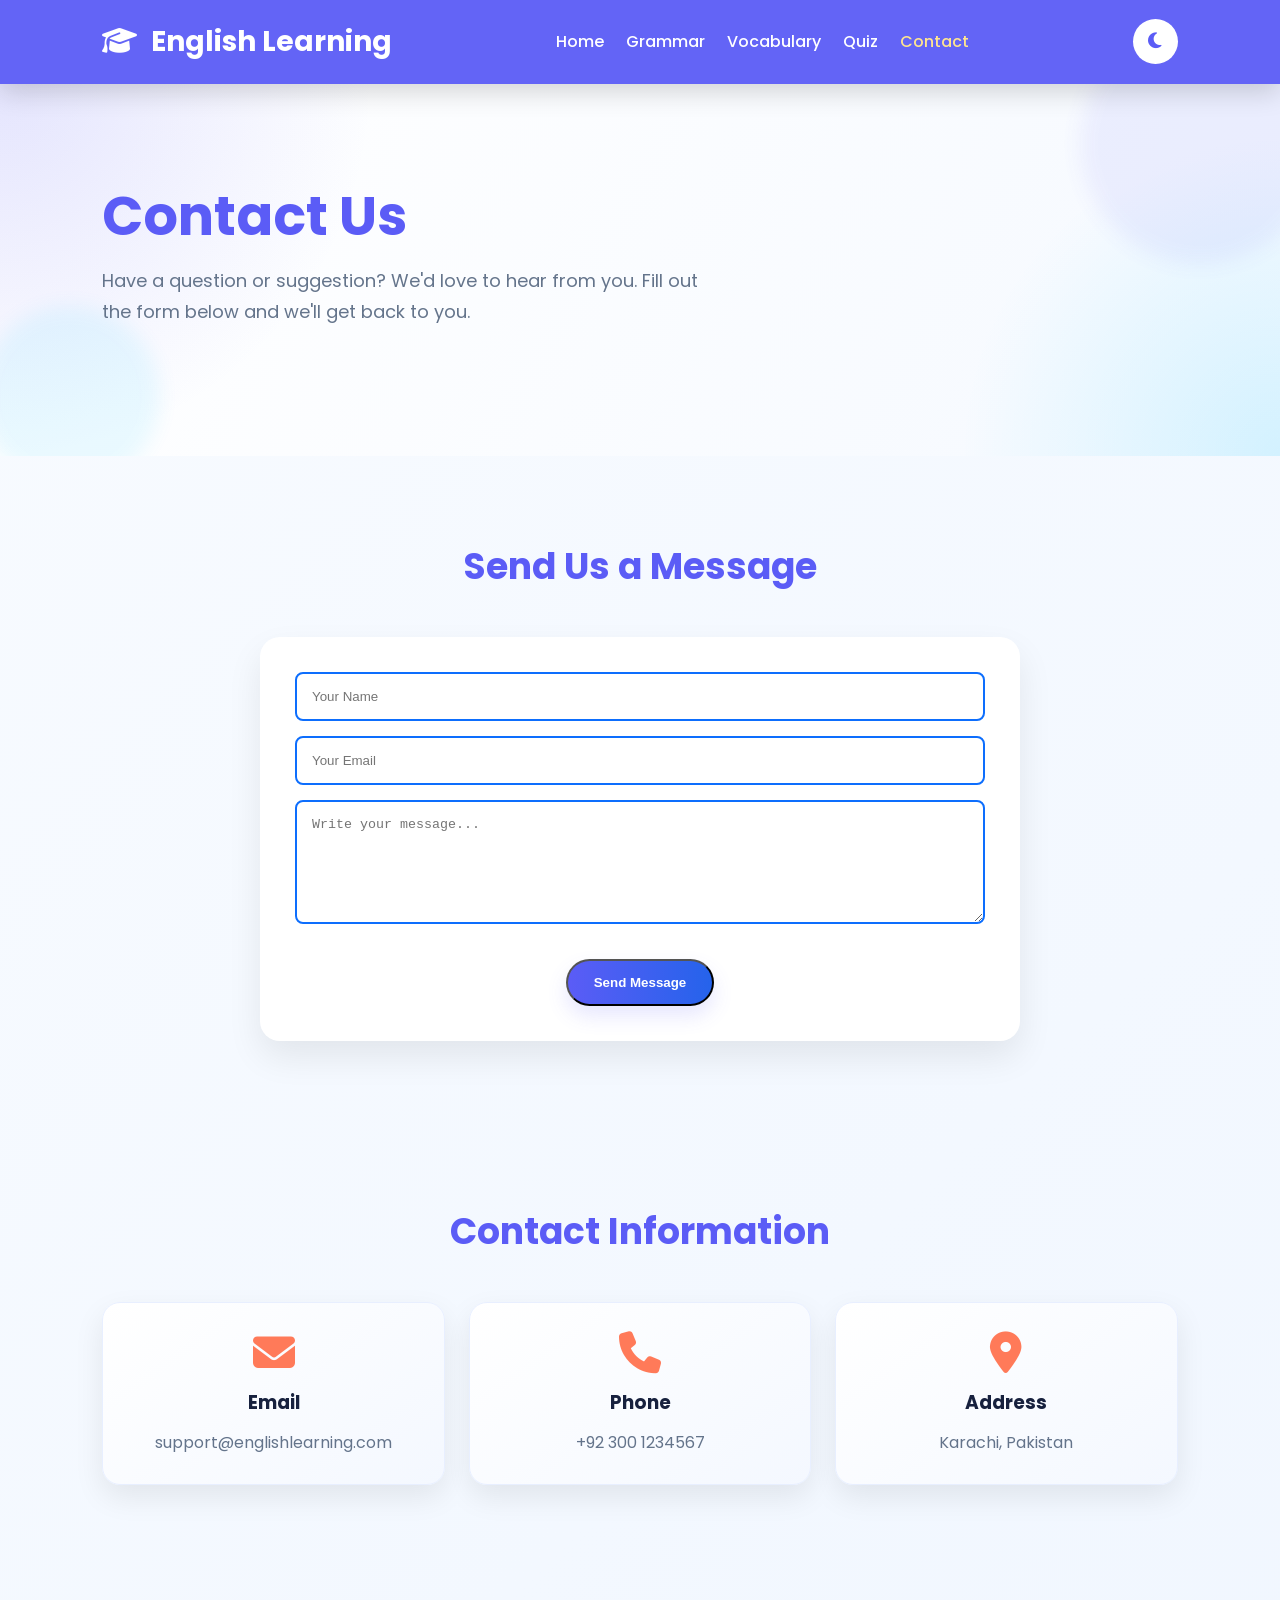
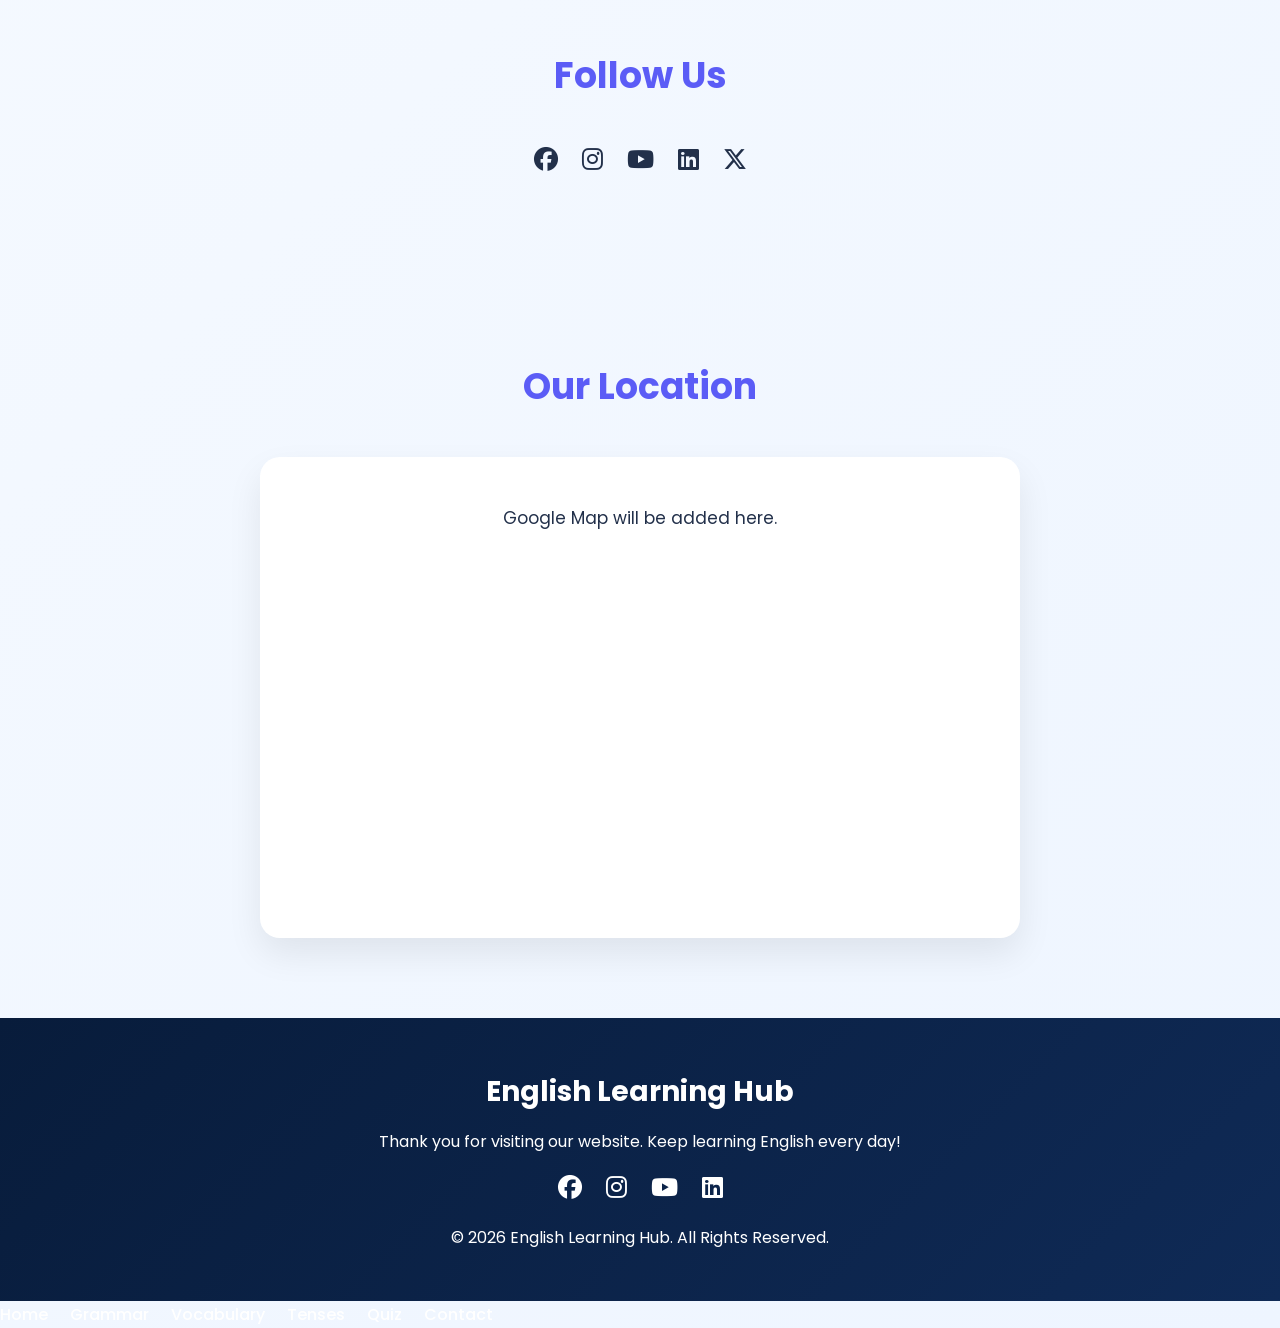
<file: contect.html>
<!DOCTYPE html>
<html lang="en">
<head>
<meta charset="UTF-8">
<meta name="viewport" content="width=device-width, initial-scale=1.0">
<title>Contact | English Learning Hub</title>

<link rel="stylesheet" href="style.css">

<link href="https://fonts.googleapis.com/css2?family=Poppins:wght@300;400;500;600;700&display=swap" rel="stylesheet">

<link rel="stylesheet" href="https://cdnjs.cloudflare.com/ajax/libs/font-awesome/6.5.2/css/all.min.css">

</head>
<body>

<!-- Navbar -->

<nav class="navbar">

<div class="logo">
<i class="fa-solid fa-graduation-cap"></i>
English Learning
</div>

<ul class="nav-links">
<li><a href="index.html">Home</a></li>
<li><a href="grammar.html">Grammar</a></li>
<li><a href="vocabulary.html">Vocabulary</a></li>
<li><a href="quiz.html">Quiz</a></li>
<li><a href="contact.html" class="active">Contact</a></li>
</ul>

<button id="darkBtn">
<i class="fa-solid fa-moon"></i>
</button>

</nav>

<!-- Hero -->

<section class="hero">

<div class="hero-text">

<h1>Contact Us</h1>

<p>
Have a question or suggestion? We'd love to hear from you.
Fill out the form below and we'll get back to you.
</p>

</div>

</section>

<!-- Contact Form -->

<section>

<h2>Send Us a Message</h2>

<div class="word-box">

<form>

<input type="text" placeholder="Your Name" required
style="width:100%;padding:15px;margin-bottom:15px;border:2px solid #0d6efd;border-radius:8px;">

<input type="email" placeholder="Your Email" required
style="width:100%;padding:15px;margin-bottom:15px;border:2px solid #0d6efd;border-radius:8px;">

<textarea placeholder="Write your message..."
rows="6"
style="width:100%;padding:15px;border:2px solid #0d6efd;border-radius:8px;"></textarea>

<br><br>

<button class="btn blue" type="submit">
Send Message
</button>

</form>

</div>

</section>
<!-- Contact Information -->

<section>

<h2>Contact Information</h2>

<div class="cards">

<div class="card">
<i class="fa-solid fa-envelope"></i>
<h3>Email</h3>
<p>support@englishlearning.com</p>
</div>

<div class="card">
<i class="fa-solid fa-phone"></i>
<h3>Phone</h3>
<p>+92 300 1234567</p>
</div>

<div class="card">
<i class="fa-solid fa-location-dot"></i>
<h3>Address</h3>
<p>Karachi, Pakistan</p>
</div>

</div>

</section>

<!-- Follow Us -->

<section>

<h2>Follow Us</h2>

<div class="social" style="text-align:center;">

<i class="fab fa-facebook"></i>
<i class="fab fa-instagram"></i>
<i class="fab fa-youtube"></i>
<i class="fab fa-linkedin"></i>
<i class="fab fa-x-twitter"></i>

</div>

</section>

<!-- Map -->

<section>

<h2>Our Location</h2>

<div class="word-box">

<p>Google Map will be added here.</p>

<iframe
src="https://www.google.com/maps?q=Karachi&output=embed"
width="100%"
height="350"
style="border:0;border-radius:10px;"
loading="lazy">
</iframe>

</div>

</section>

<!-- Footer -->

<footer>

<h3>English Learning Hub</h3>

<p>
Thank you for visiting our website.
Keep learning English every day!
</p>

<div class="social">

<i class="fab fa-facebook"></i>
<i class="fab fa-instagram"></i>
<i class="fab fa-youtube"></i>
<i class="fab fa-linkedin"></i>

</div>

<p>© 2026 English Learning Hub. All Rights Reserved.</p>

</footer>

<script src="script.js"></script>

</body>
</html>
<ul class="nav-links">
<li><a href="index.html">Home</a></li>
<li><a href="grammar.html">Grammar</a></li>
<li><a href="vocabulary.html">Vocabulary</a></li>
<li><a href="tenses.html">Tenses</a></li>
<li><a href="quiz.html">Quiz</a></li>
<li><a href="contact.html">Contact</a></li>
</ul>
</file>
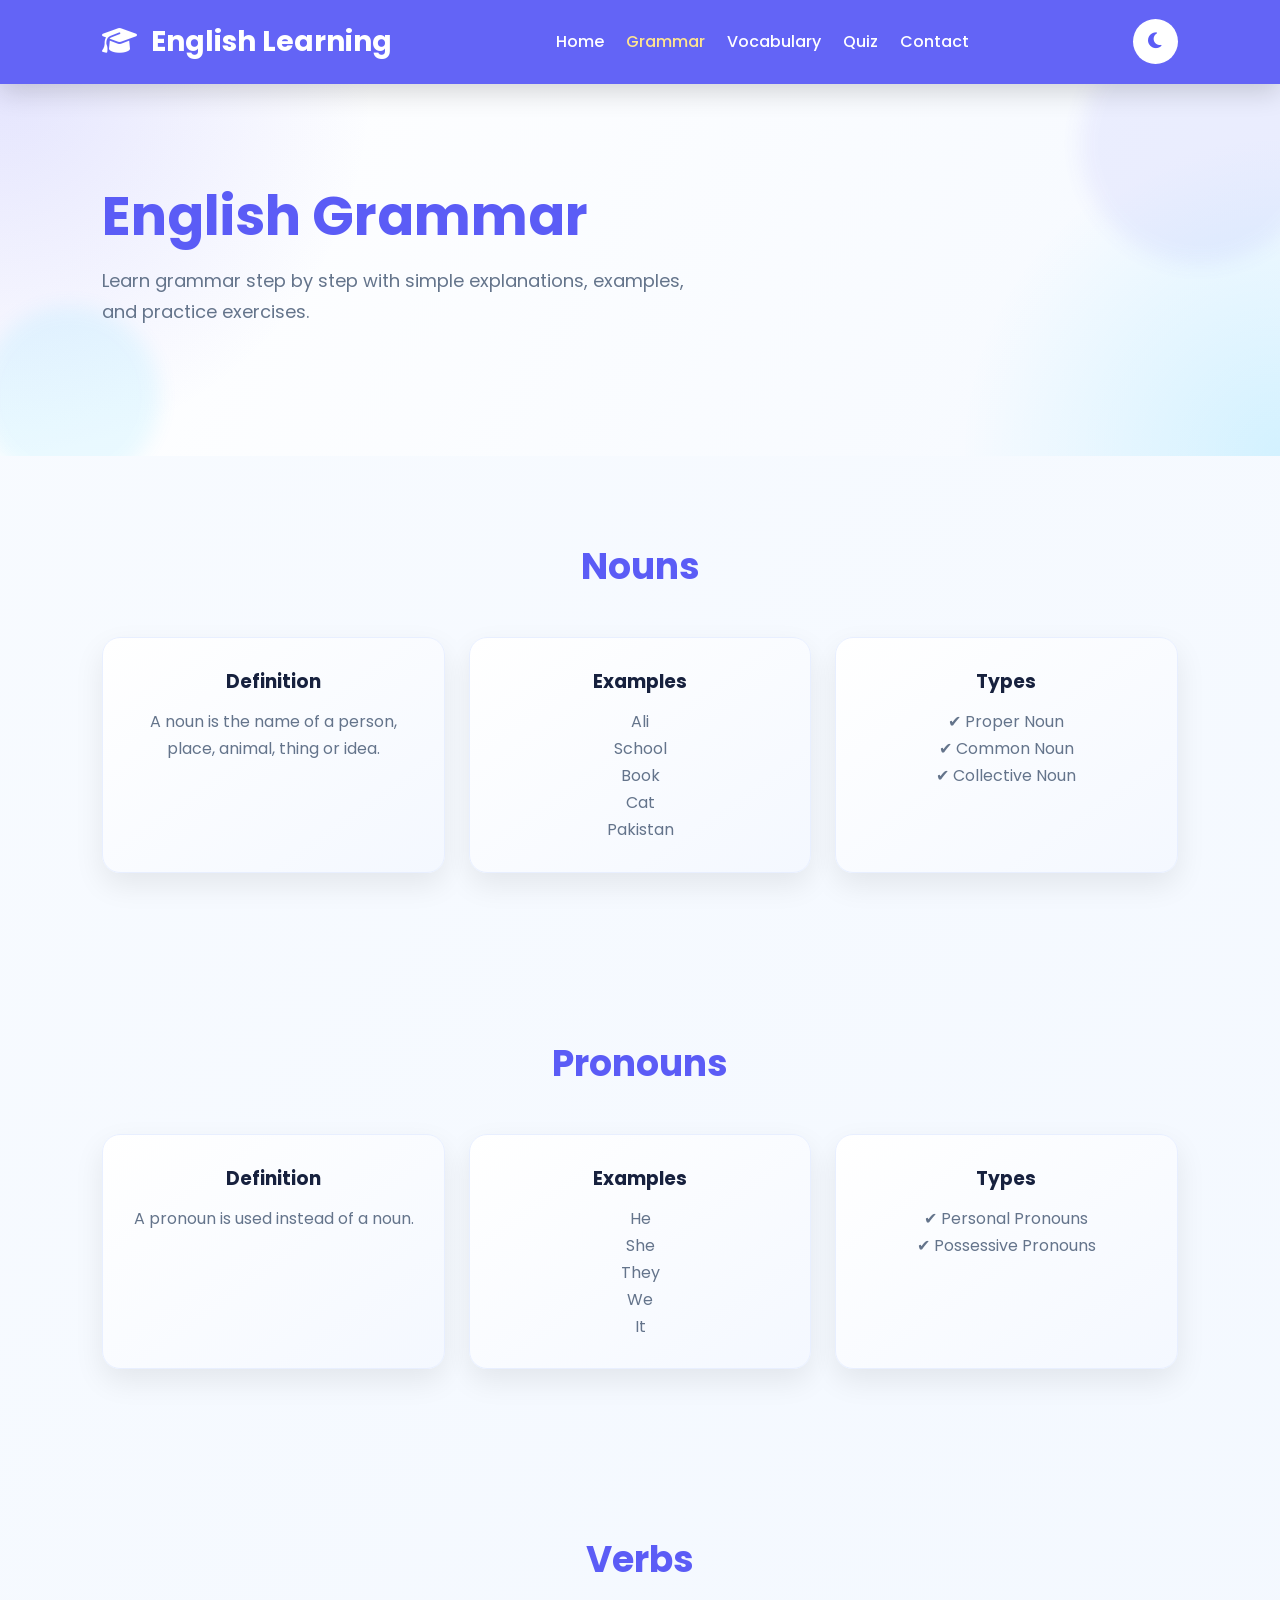
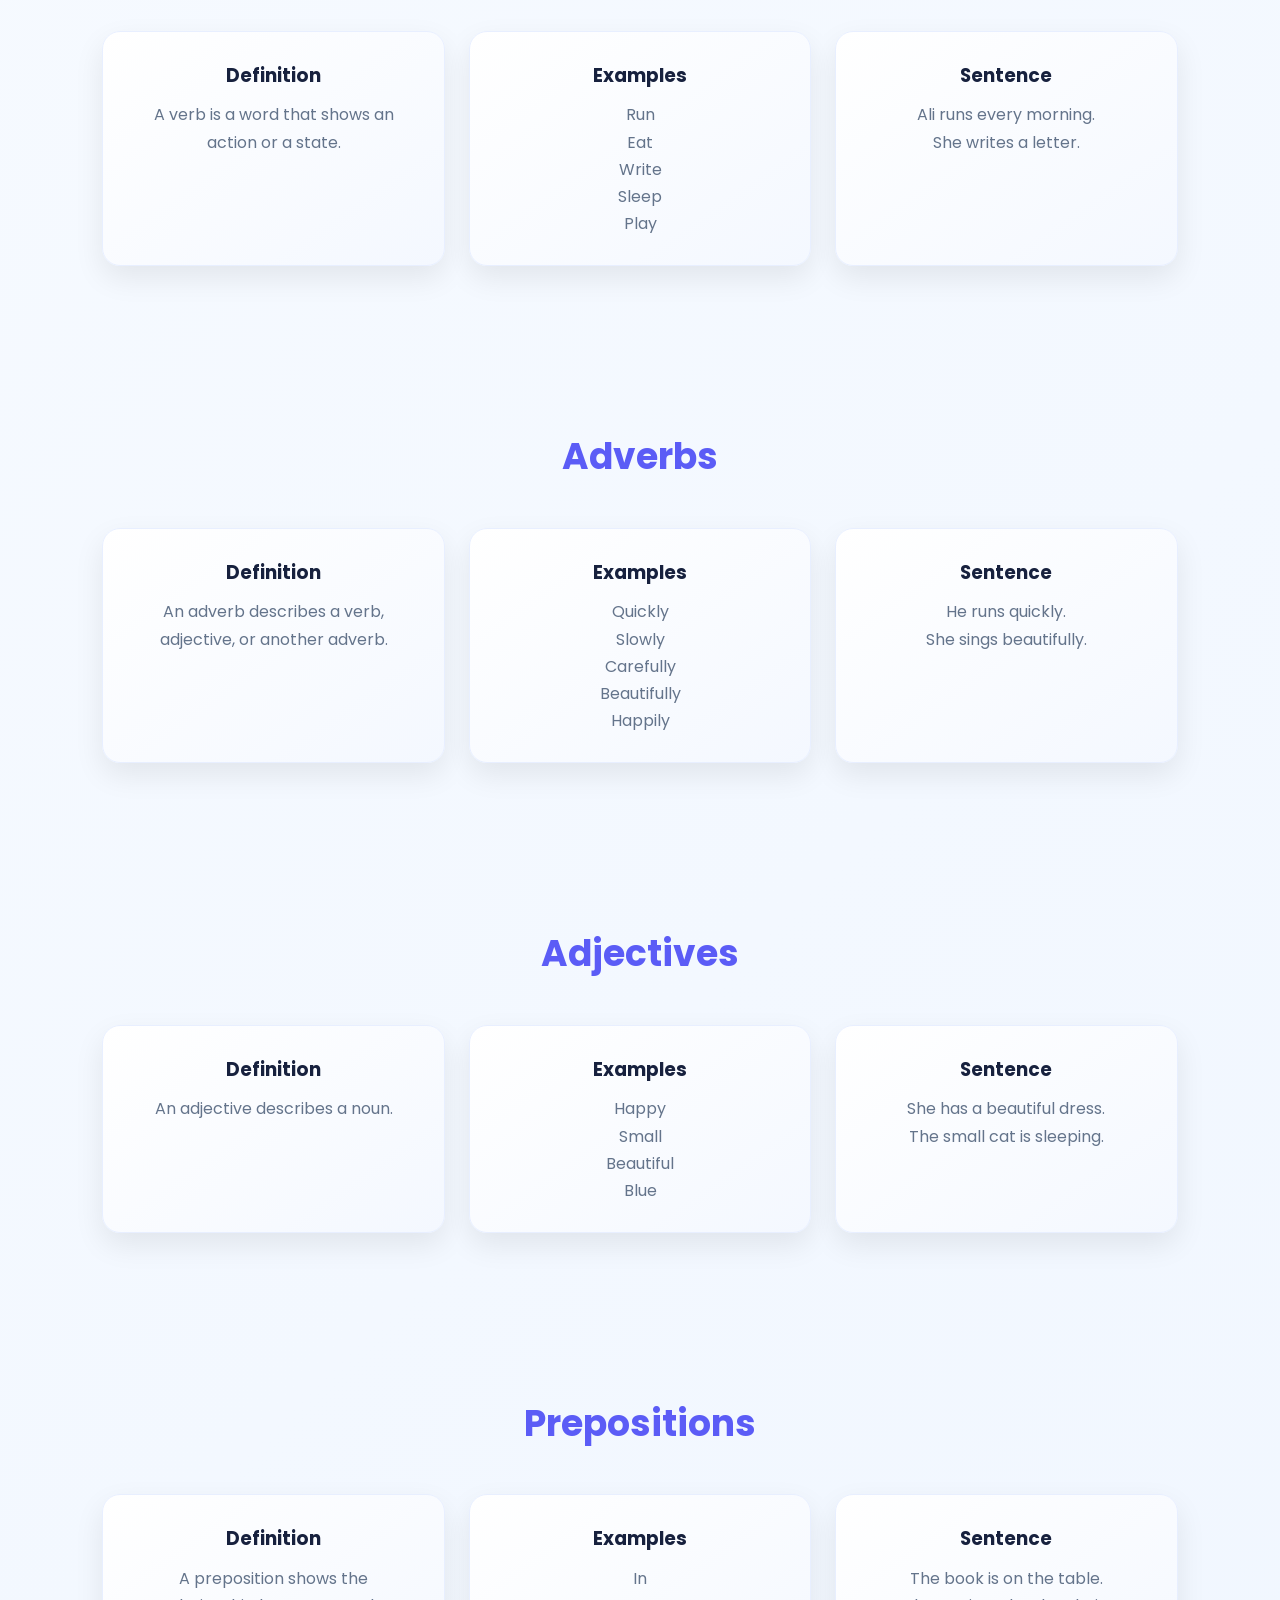
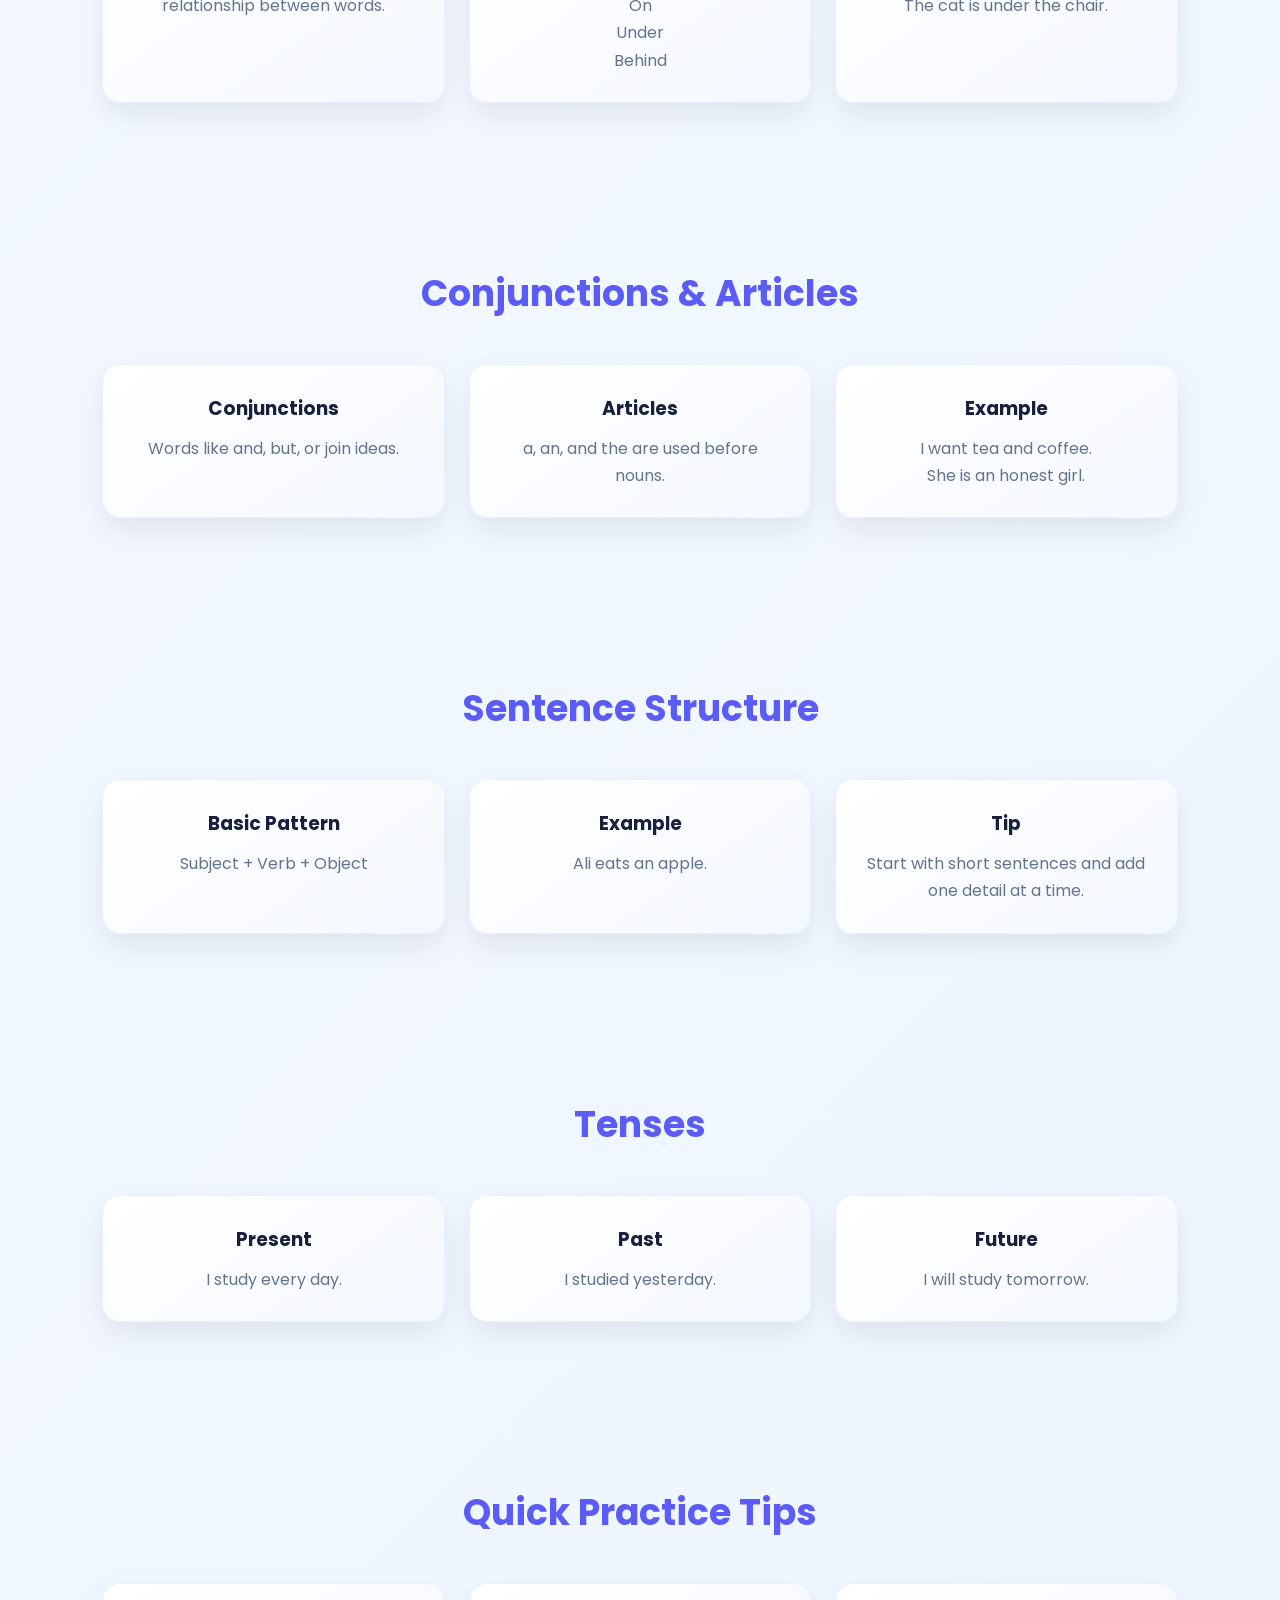
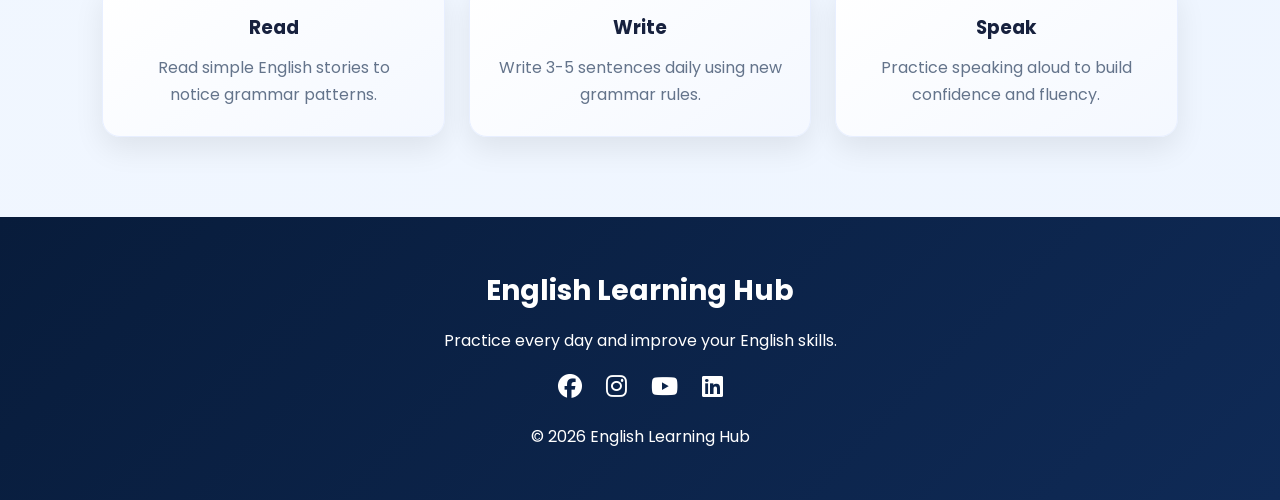
<file: grammar.html>
<!DOCTYPE html>
<html lang="en">
<head>
    <meta charset="UTF-8">
    <meta name="viewport" content="width=device-width, initial-scale=1.0">
    <title>Grammar | English Learning Hub</title>

    <link rel="stylesheet" href="style.css">

    <link href="https://fonts.googleapis.com/css2?family=Poppins:wght@300;400;500;600;700&display=swap" rel="stylesheet">

    <link rel="stylesheet"
    href="https://cdnjs.cloudflare.com/ajax/libs/font-awesome/6.5.2/css/all.min.css">
</head>

<body>

<!-- Navbar -->

<nav class="navbar">

<div class="logo">
<i class="fa-solid fa-graduation-cap"></i>
English Learning
</div>

<ul class="nav-links">
<li><a href="index.html">Home</a></li>
<li><a href="grammar.html" class="active">Grammar</a></li>
<li><a href="vocabulary.html">Vocabulary</a></li>
<li><a href="quiz.html">Quiz</a></li>
<li><a href="contact.html">Contact</a></li>
</ul>

<button id="darkBtn">
<i class="fa-solid fa-moon"></i>
</button>

</nav>

<!-- Hero -->

<section class="hero">

<div class="hero-text">

<h1>English Grammar</h1>

<p>
Learn grammar step by step with simple explanations,
examples, and practice exercises.
</p>

</div>

</section>

<!-- Nouns -->

<section>

<h2>Nouns</h2>

<div class="cards">

<div class="card">

<h3>Definition</h3>

<p>
A noun is the name of a person,
place, animal, thing or idea.
</p>

</div>

<div class="card">

<h3>Examples</h3>

<p>
Ali<br>
School<br>
Book<br>
Cat<br>
Pakistan
</p>

</div>

<div class="card">

<h3>Types</h3>

<p>
✔ Proper Noun<br>
✔ Common Noun<br>
✔ Collective Noun
</p>

</div>

</div>

</section>

<!-- Pronouns -->

<section>

<h2>Pronouns</h2>

<div class="cards">

<div class="card">

<h3>Definition</h3>

<p>
A pronoun is used instead of a noun.
</p>

</div>

<div class="card">

<h3>Examples</h3>

<p>
He<br>
She<br>
They<br>
We<br>
It
</p>

</div>

<div class="card">

<h3>Types</h3>

<p>
✔ Personal Pronouns<br>
✔ Possessive Pronouns
</p>

</div>

</div>

</section>
<!-- Verbs -->

<section>

<h2>Verbs</h2>

<div class="cards">

<div class="card">
<h3>Definition</h3>
<p>A verb is a word that shows an action or a state.</p>
</div>

<div class="card">
<h3>Examples</h3>
<p>Run<br>Eat<br>Write<br>Sleep<br>Play</p>
</div>

<div class="card">
<h3>Sentence</h3>
<p>Ali runs every morning.<br>She writes a letter.</p>
</div>

</div>

</section>

<!-- Adverbs -->

<section>

<h2>Adverbs</h2>

<div class="cards">

<div class="card">
<h3>Definition</h3>
<p>An adverb describes a verb, adjective, or another adverb.</p>
</div>

<div class="card">
<h3>Examples</h3>
<p>Quickly<br>Slowly<br>Carefully<br>Beautifully<br>Happily</p>
</div>

<div class="card">
<h3>Sentence</h3>
<p>He runs quickly.<br>She sings beautifully.</p>
</div>

</div>

</section>

<section>

<h2>Adjectives</h2>

<div class="cards">

<div class="card">
<h3>Definition</h3>
<p>An adjective describes a noun.</p>
</div>

<div class="card">
<h3>Examples</h3>
<p>Happy<br>Small<br>Beautiful<br>Blue</p>
</div>

<div class="card">
<h3>Sentence</h3>
<p>She has a beautiful dress.<br>The small cat is sleeping.</p>
</div>

</div>

</section>

<section>

<h2>Prepositions</h2>

<div class="cards">

<div class="card">
<h3>Definition</h3>
<p>A preposition shows the relationship between words.</p>
</div>

<div class="card">
<h3>Examples</h3>
<p>In<br>On<br>Under<br>Behind</p>
</div>

<div class="card">
<h3>Sentence</h3>
<p>The book is on the table.<br>The cat is under the chair.</p>
</div>

</div>

</section>

<section>

<h2>Conjunctions & Articles</h2>

<div class="cards">

<div class="card">
<h3>Conjunctions</h3>
<p>Words like and, but, or join ideas.</p>
</div>

<div class="card">
<h3>Articles</h3>
<p>a, an, and the are used before nouns.</p>
</div>

<div class="card">
<h3>Example</h3>
<p>I want tea and coffee.<br>She is an honest girl.</p>
</div>

</div>

</section>

<section>

<h2>Sentence Structure</h2>

<div class="cards">

<div class="card">
<h3>Basic Pattern</h3>
<p>Subject + Verb + Object</p>
</div>

<div class="card">
<h3>Example</h3>
<p>Ali eats an apple.</p>
</div>

<div class="card">
<h3>Tip</h3>
<p>Start with short sentences and add one detail at a time.</p>
</div>

</div>

</section>

<section>

<h2>Tenses</h2>

<div class="cards">

<div class="card">
<h3>Present</h3>
<p>I study every day.</p>
</div>

<div class="card">
<h3>Past</h3>
<p>I studied yesterday.</p>
</div>

<div class="card">
<h3>Future</h3>
<p>I will study tomorrow.</p>
</div>

</div>

</section>

<section>

<h2>Quick Practice Tips</h2>

<div class="cards">

<div class="card">
<h3>Read</h3>
<p>Read simple English stories to notice grammar patterns.</p>
</div>

<div class="card">
<h3>Write</h3>
<p>Write 3-5 sentences daily using new grammar rules.</p>
</div>

<div class="card">
<h3>Speak</h3>
<p>Practice speaking aloud to build confidence and fluency.</p>
</div>

</div>

</section>

<footer>

<h3>English Learning Hub</h3>

<p>Practice every day and improve your English skills.</p>

<div class="social">
<i class="fab fa-facebook"></i>
<i class="fab fa-instagram"></i>
<i class="fab fa-youtube"></i>
<i class="fab fa-linkedin"></i>
</div>

<p>© 2026 English Learning Hub</p>

</footer>

<script src="script.js"></script>

</body>
</html>
</file>
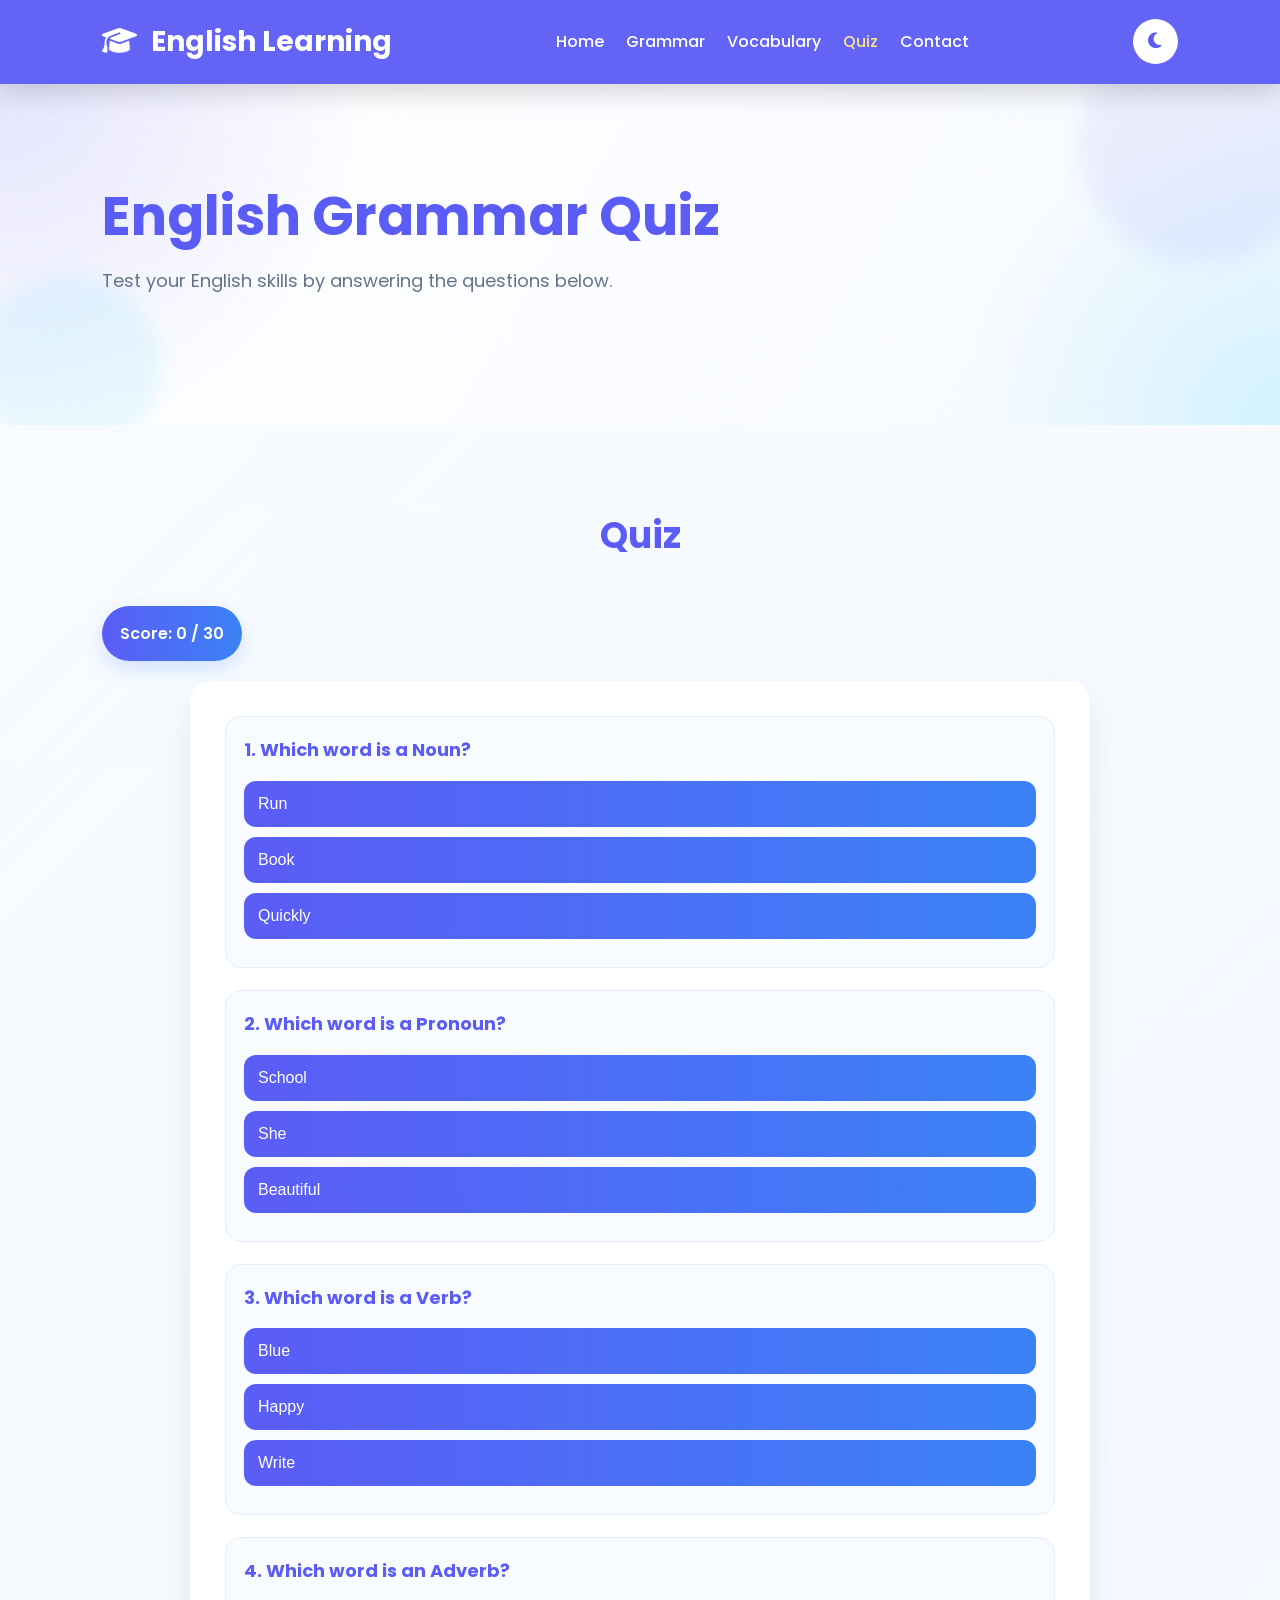
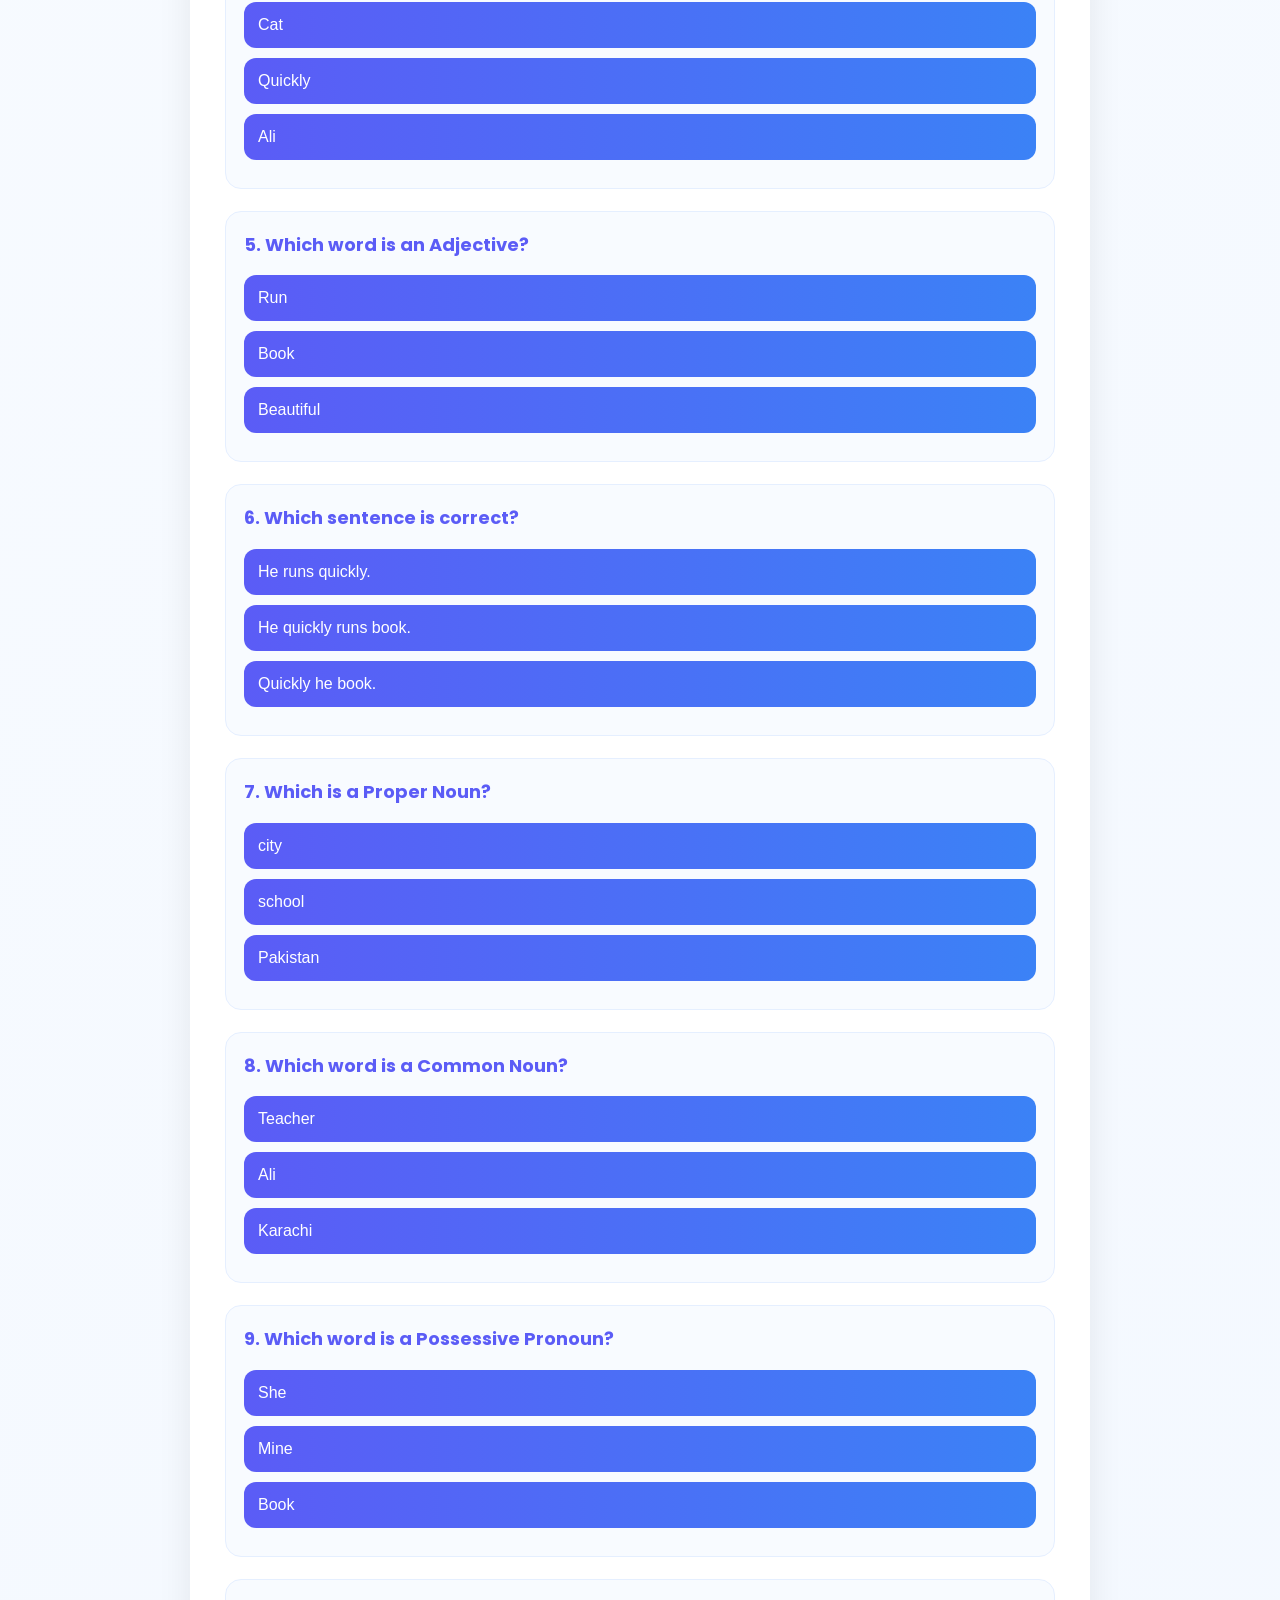
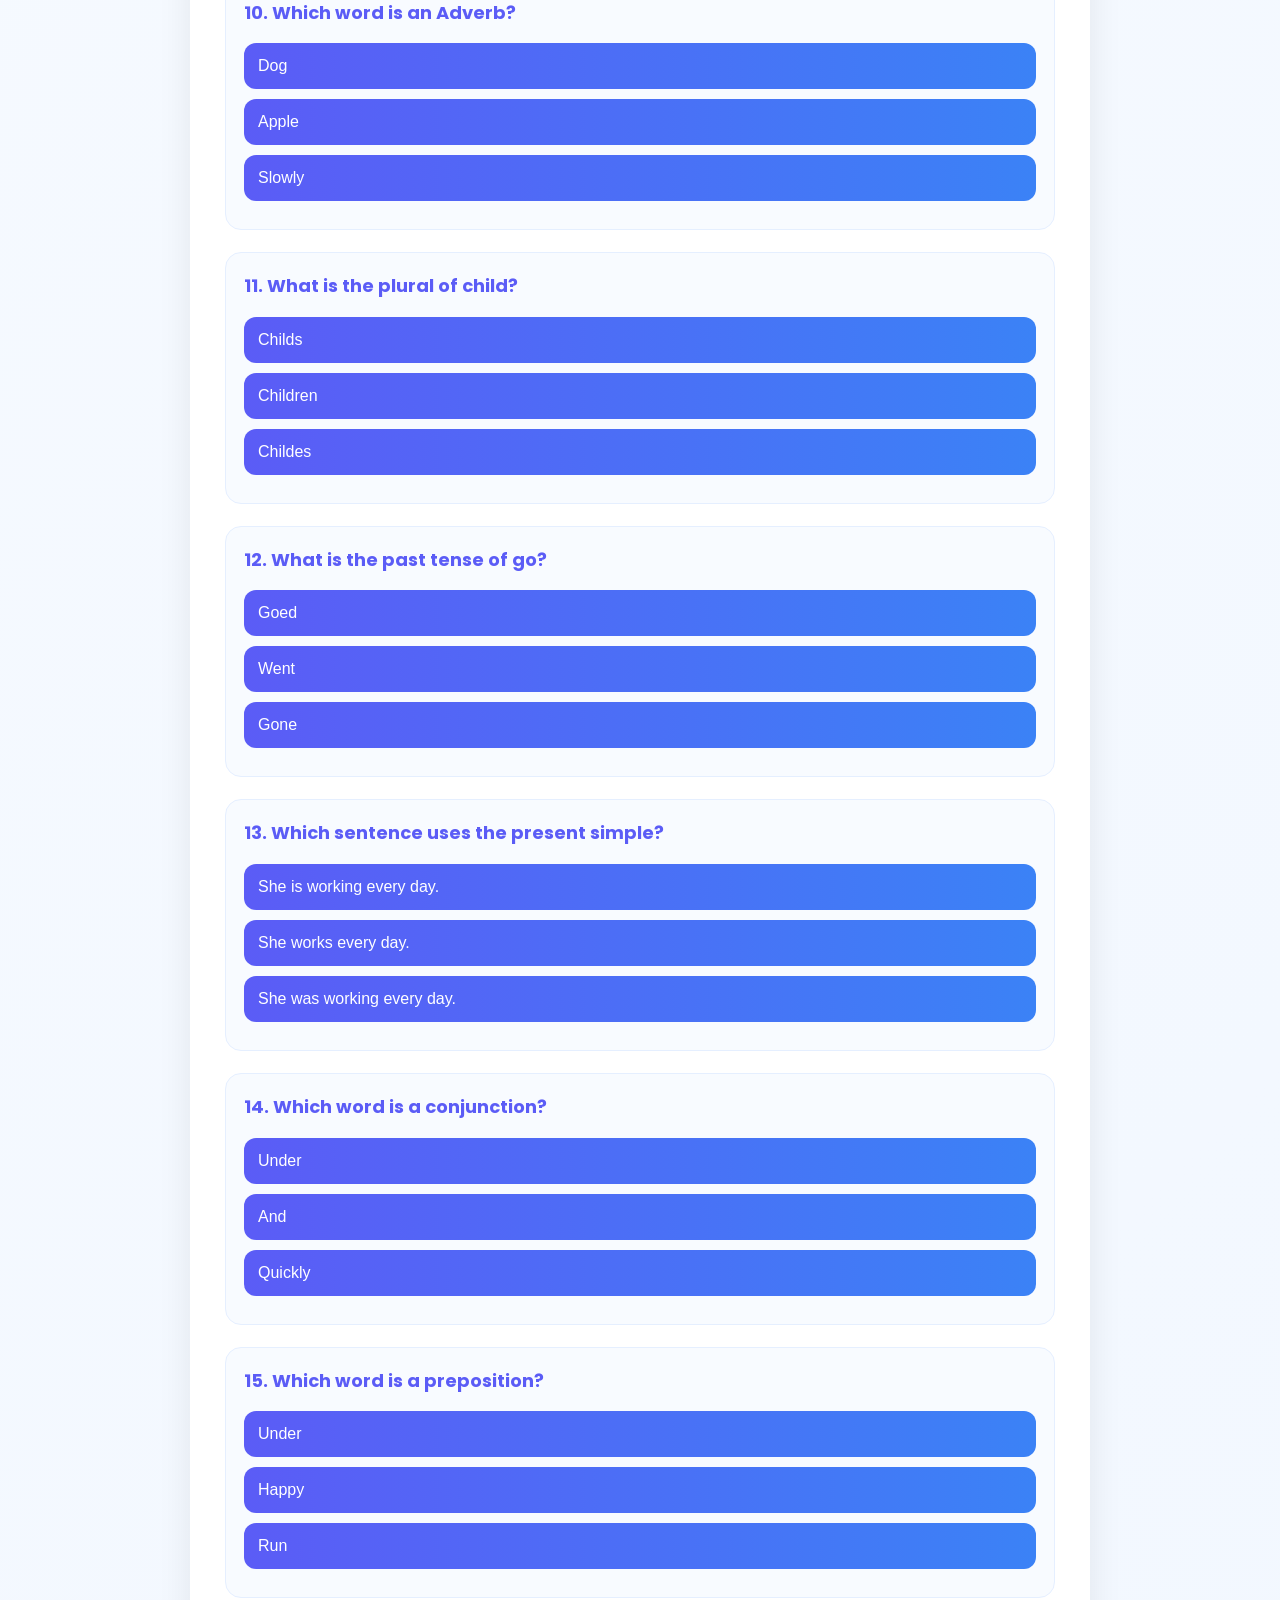
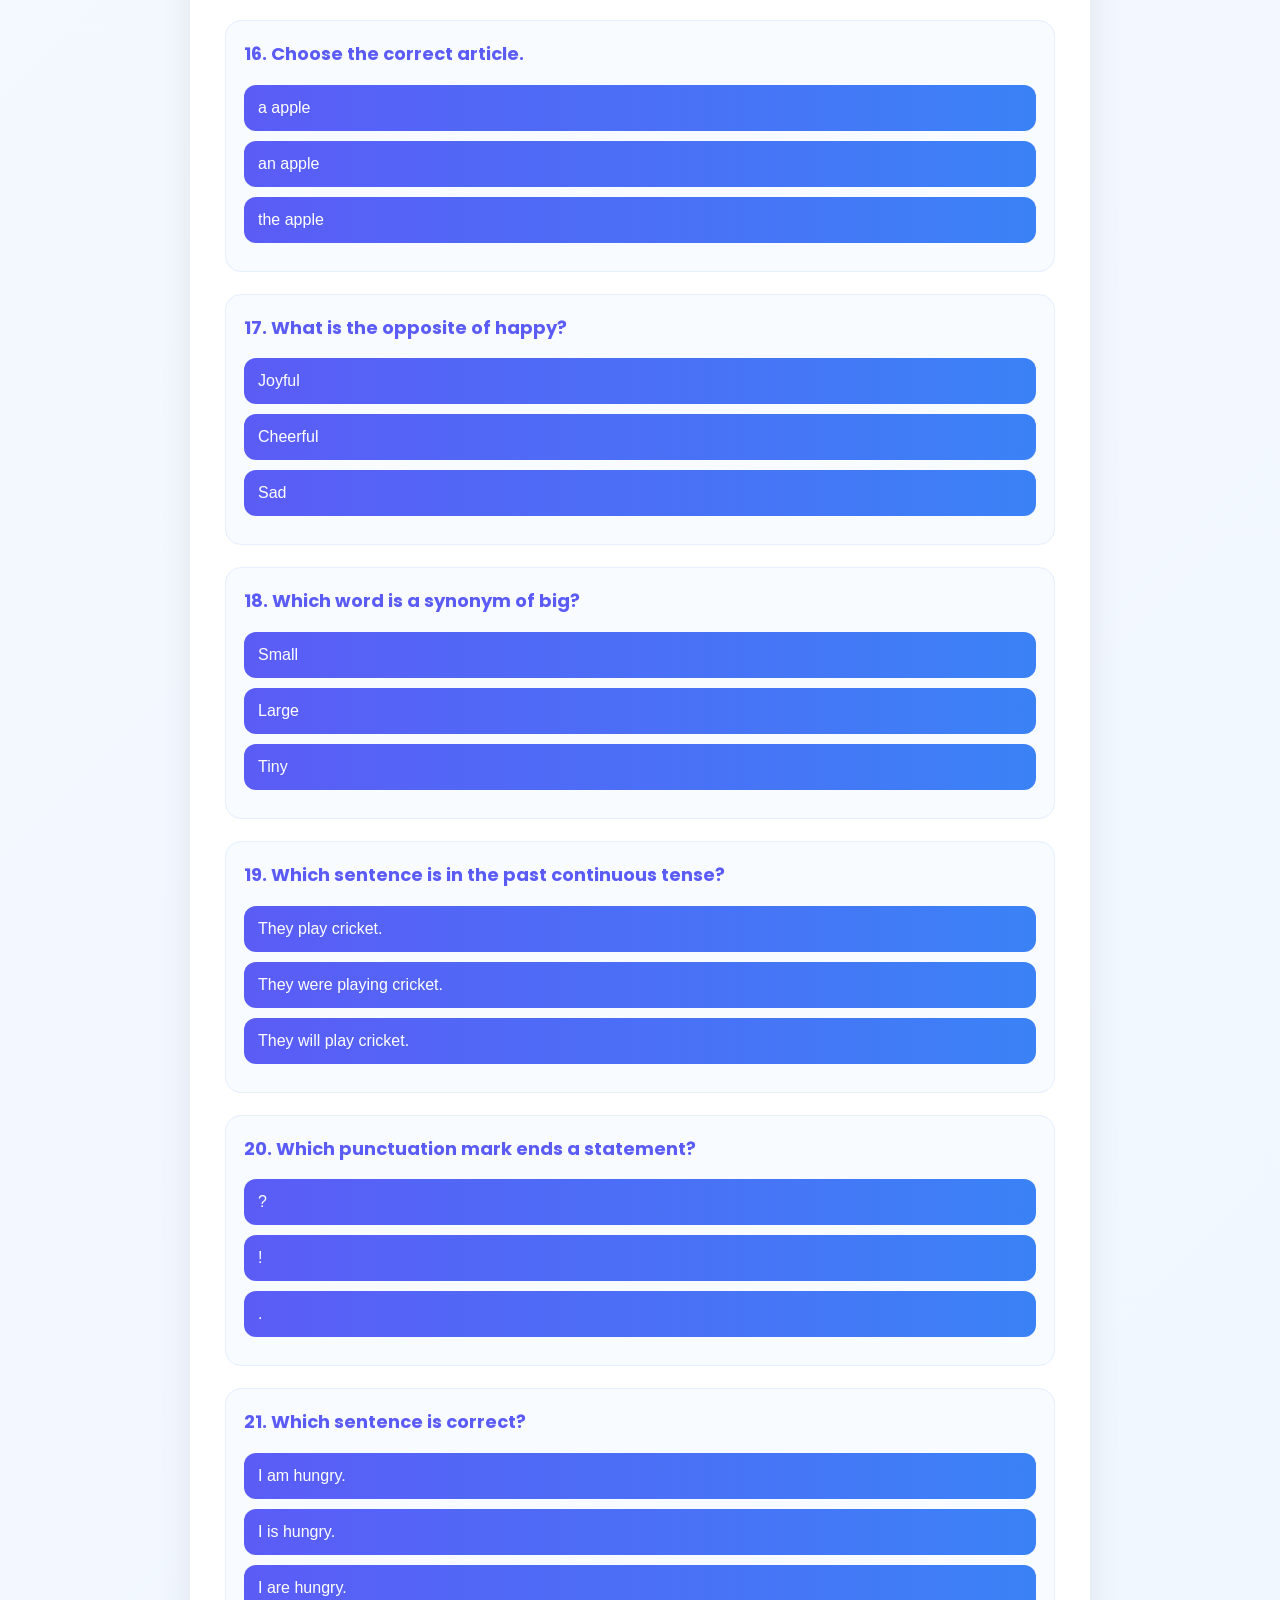
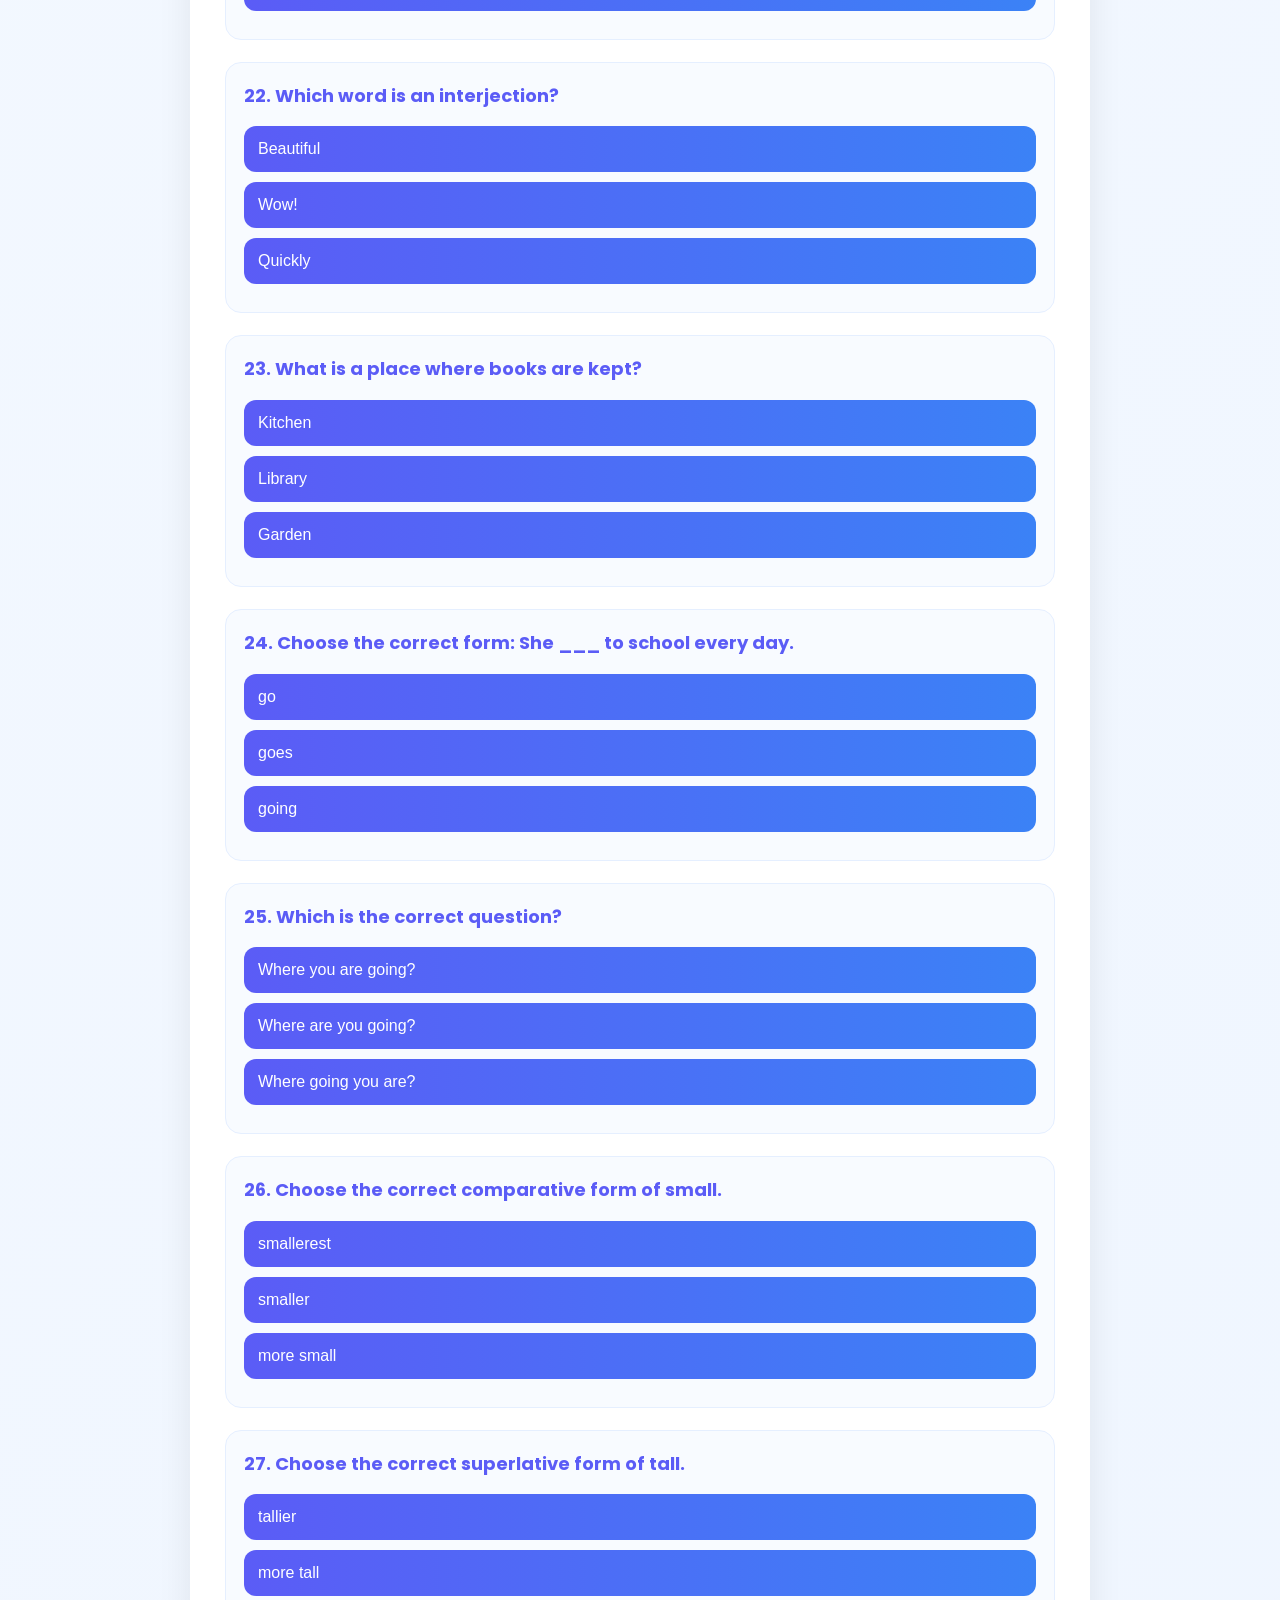
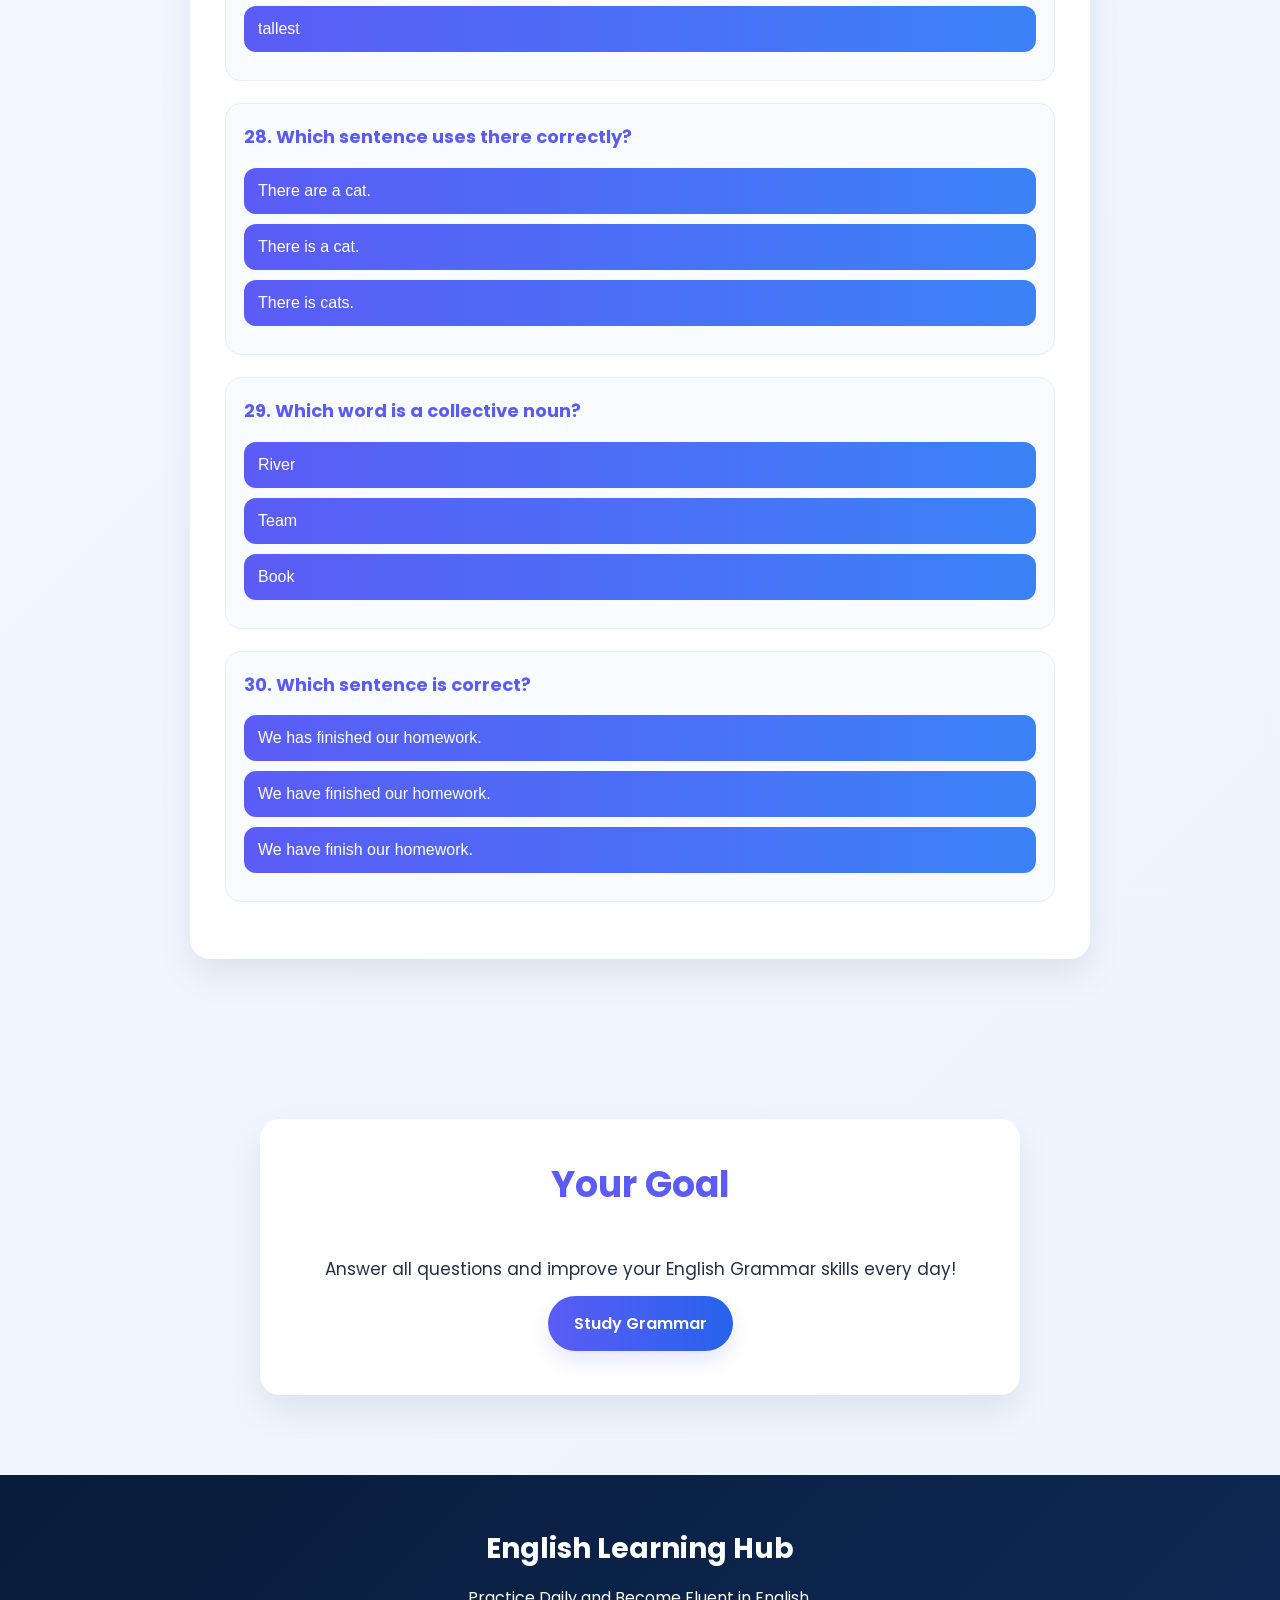
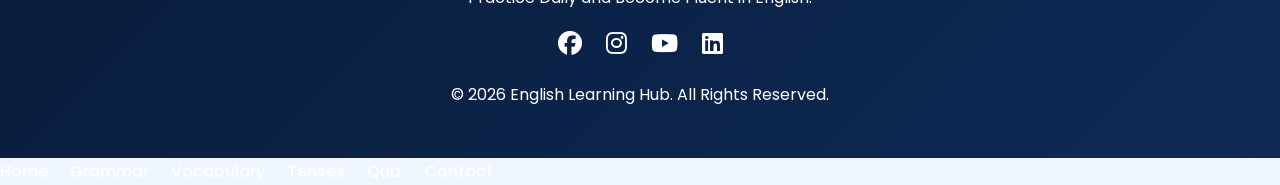
<file: quiz.html>
<!DOCTYPE html>
<html lang="en">
<head>
<meta charset="UTF-8">
<meta name="viewport" content="width=device-width, initial-scale=1.0">
<title>Quiz | English Learning Hub</title>

<link rel="stylesheet" href="style.css">

<link href="https://fonts.googleapis.com/css2?family=Poppins:wght@300;400;500;600;700&display=swap" rel="stylesheet">

<link rel="stylesheet" href="https://cdnjs.cloudflare.com/ajax/libs/font-awesome/6.5.2/css/all.min.css">
</head>

<body>

<!-- Navbar -->

<nav class="navbar">

<div class="logo">
<i class="fa-solid fa-graduation-cap"></i>
English Learning
</div>

<ul class="nav-links">
<li><a href="index.html">Home</a></li>
<li><a href="grammar.html">Grammar</a></li>
<li><a href="vocabulary.html">Vocabulary</a></li>
<li><a href="quiz.html" class="active">Quiz</a></li>
<li><a href="contact.html">Contact</a></li>
</ul>

<button id="darkBtn">
<i class="fa-solid fa-moon"></i>
</button>

</nav>

<!-- Hero -->

<section class="hero">

<div class="hero-text">

<h1>English Grammar Quiz</h1>

<p>
Test your English skills by answering the questions below.
</p>

</div>

</section>

<section>
  <h2>Quiz</h2>
  <div class="score-box" id="scoreBox">
    Score: <span id="scoreValue">0</span> / 30
  </div>
  <div class="quiz-box">
    <div class="quiz-question">
      <h3>1. Which word is a Noun?</h3>
      <button class="answer">Run</button>
      <button class="answer correct">Book</button>
      <button class="answer">Quickly</button>
    </div>

    <div class="quiz-question">
      <h3>2. Which word is a Pronoun?</h3>
      <button class="answer">School</button>
      <button class="answer correct">She</button>
      <button class="answer">Beautiful</button>
    </div>

    <div class="quiz-question">
      <h3>3. Which word is a Verb?</h3>
      <button class="answer">Blue</button>
      <button class="answer">Happy</button>
      <button class="answer correct">Write</button>
    </div>

    <div class="quiz-question">
      <h3>4. Which word is an Adverb?</h3>
      <button class="answer">Cat</button>
      <button class="answer correct">Quickly</button>
      <button class="answer">Ali</button>
    </div>

    <div class="quiz-question">
      <h3>5. Which word is an Adjective?</h3>
      <button class="answer">Run</button>
      <button class="answer">Book</button>
      <button class="answer correct">Beautiful</button>
    </div>

    <div class="quiz-question">
      <h3>6. Which sentence is correct?</h3>
      <button class="answer correct">He runs quickly.</button>
      <button class="answer">He quickly runs book.</button>
      <button class="answer">Quickly he book.</button>
    </div>

    <div class="quiz-question">
      <h3>7. Which is a Proper Noun?</h3>
      <button class="answer">city</button>
      <button class="answer">school</button>
      <button class="answer correct">Pakistan</button>
    </div>

    <div class="quiz-question">
      <h3>8. Which word is a Common Noun?</h3>
      <button class="answer correct">Teacher</button>
      <button class="answer">Ali</button>
      <button class="answer">Karachi</button>
    </div>

    <div class="quiz-question">
      <h3>9. Which word is a Possessive Pronoun?</h3>
      <button class="answer">She</button>
      <button class="answer correct">Mine</button>
      <button class="answer">Book</button>
    </div>

    <div class="quiz-question">
      <h3>10. Which word is an Adverb?</h3>
      <button class="answer">Dog</button>
      <button class="answer">Apple</button>
      <button class="answer correct">Slowly</button>
    </div>

    <div class="quiz-question">
      <h3>11. What is the plural of child?</h3>
      <button class="answer">Childs</button>
      <button class="answer correct">Children</button>
      <button class="answer">Childes</button>
    </div>

    <div class="quiz-question">
      <h3>12. What is the past tense of go?</h3>
      <button class="answer">Goed</button>
      <button class="answer correct">Went</button>
      <button class="answer">Gone</button>
    </div>

    <div class="quiz-question">
      <h3>13. Which sentence uses the present simple?</h3>
      <button class="answer">She is working every day.</button>
      <button class="answer correct">She works every day.</button>
      <button class="answer">She was working every day.</button>
    </div>

    <div class="quiz-question">
      <h3>14. Which word is a conjunction?</h3>
      <button class="answer">Under</button>
      <button class="answer correct">And</button>
      <button class="answer">Quickly</button>
    </div>

    <div class="quiz-question">
      <h3>15. Which word is a preposition?</h3>
      <button class="answer correct">Under</button>
      <button class="answer">Happy</button>
      <button class="answer">Run</button>
    </div>

    <div class="quiz-question">
      <h3>16. Choose the correct article.</h3>
      <button class="answer">a apple</button>
      <button class="answer correct">an apple</button>
      <button class="answer">the apple</button>
    </div>

    <div class="quiz-question">
      <h3>17. What is the opposite of happy?</h3>
      <button class="answer">Joyful</button>
      <button class="answer">Cheerful</button>
      <button class="answer correct">Sad</button>
    </div>

    <div class="quiz-question">
      <h3>18. Which word is a synonym of big?</h3>
      <button class="answer">Small</button>
      <button class="answer correct">Large</button>
      <button class="answer">Tiny</button>
    </div>

    <div class="quiz-question">
      <h3>19. Which sentence is in the past continuous tense?</h3>
      <button class="answer">They play cricket.</button>
      <button class="answer correct">They were playing cricket.</button>
      <button class="answer">They will play cricket.</button>
    </div>

    <div class="quiz-question">
      <h3>20. Which punctuation mark ends a statement?</h3>
      <button class="answer">?</button>
      <button class="answer">!</button>
      <button class="answer correct">.</button>
    </div>

    <div class="quiz-question">
      <h3>21. Which sentence is correct?</h3>
      <button class="answer correct">I am hungry.</button>
      <button class="answer">I is hungry.</button>
      <button class="answer">I are hungry.</button>
    </div>

    <div class="quiz-question">
      <h3>22. Which word is an interjection?</h3>
      <button class="answer">Beautiful</button>
      <button class="answer correct">Wow!</button>
      <button class="answer">Quickly</button>
    </div>

    <div class="quiz-question">
      <h3>23. What is a place where books are kept?</h3>
      <button class="answer">Kitchen</button>
      <button class="answer correct">Library</button>
      <button class="answer">Garden</button>
    </div>

    <div class="quiz-question">
      <h3>24. Choose the correct form: She ___ to school every day.</h3>
      <button class="answer">go</button>
      <button class="answer correct">goes</button>
      <button class="answer">going</button>
    </div>

    <div class="quiz-question">
      <h3>25. Which is the correct question?</h3>
      <button class="answer">Where you are going?</button>
      <button class="answer correct">Where are you going?</button>
      <button class="answer">Where going you are?</button>
    </div>

    <div class="quiz-question">
      <h3>26. Choose the correct comparative form of small.</h3>
      <button class="answer">smallerest</button>
      <button class="answer correct">smaller</button>
      <button class="answer">more small</button>
    </div>

    <div class="quiz-question">
      <h3>27. Choose the correct superlative form of tall.</h3>
      <button class="answer">tallier</button>
      <button class="answer">more tall</button>
      <button class="answer correct">tallest</button>
    </div>

    <div class="quiz-question">
      <h3>28. Which sentence uses there correctly?</h3>
      <button class="answer">There are a cat.</button>
      <button class="answer correct">There is a cat.</button>
      <button class="answer">There is cats.</button>
    </div>

    <div class="quiz-question">
      <h3>29. Which word is a collective noun?</h3>
      <button class="answer">River</button>
      <button class="answer correct">Team</button>
      <button class="answer">Book</button>
    </div>

    <div class="quiz-question">
      <h3>30. Which sentence is correct?</h3>
      <button class="answer">We has finished our homework.</button>
      <button class="answer correct">We have finished our homework.</button>
      <button class="answer">We have finish our homework.</button>
    </div>
  </div>
</section>

<!-- Score Section -->

<section>

<div class="word-box">

<h2>Your Goal</h2>

<p>
Answer all questions and improve your English Grammar skills every day!
</p>

<a href="grammar.html" class="btn blue">Study Grammar</a>

</div>

</section>

<!-- Footer -->

<footer>

<h3>English Learning Hub</h3>

<p>Practice Daily and Become Fluent in English.</p>

<div class="social">
<i class="fab fa-facebook"></i>
<i class="fab fa-instagram"></i>
<i class="fab fa-youtube"></i>
<i class="fab fa-linkedin"></i>
</div>

<p>© 2026 English Learning Hub. All Rights Reserved.</p>

</footer>

<script src="script.js"></script>

</body>
</html>
<ul class="nav-links">
<li><a href="index.html">Home</a></li>
<li><a href="grammar.html">Grammar</a></li>
<li><a href="vocabulary.html">Vocabulary</a></li>
<li><a href="tenses.html">Tenses</a></li>
<li><a href="quiz.html">Quiz</a></li>
<li><a href="contact.html">Contact</a></li>
</ul>
</file>
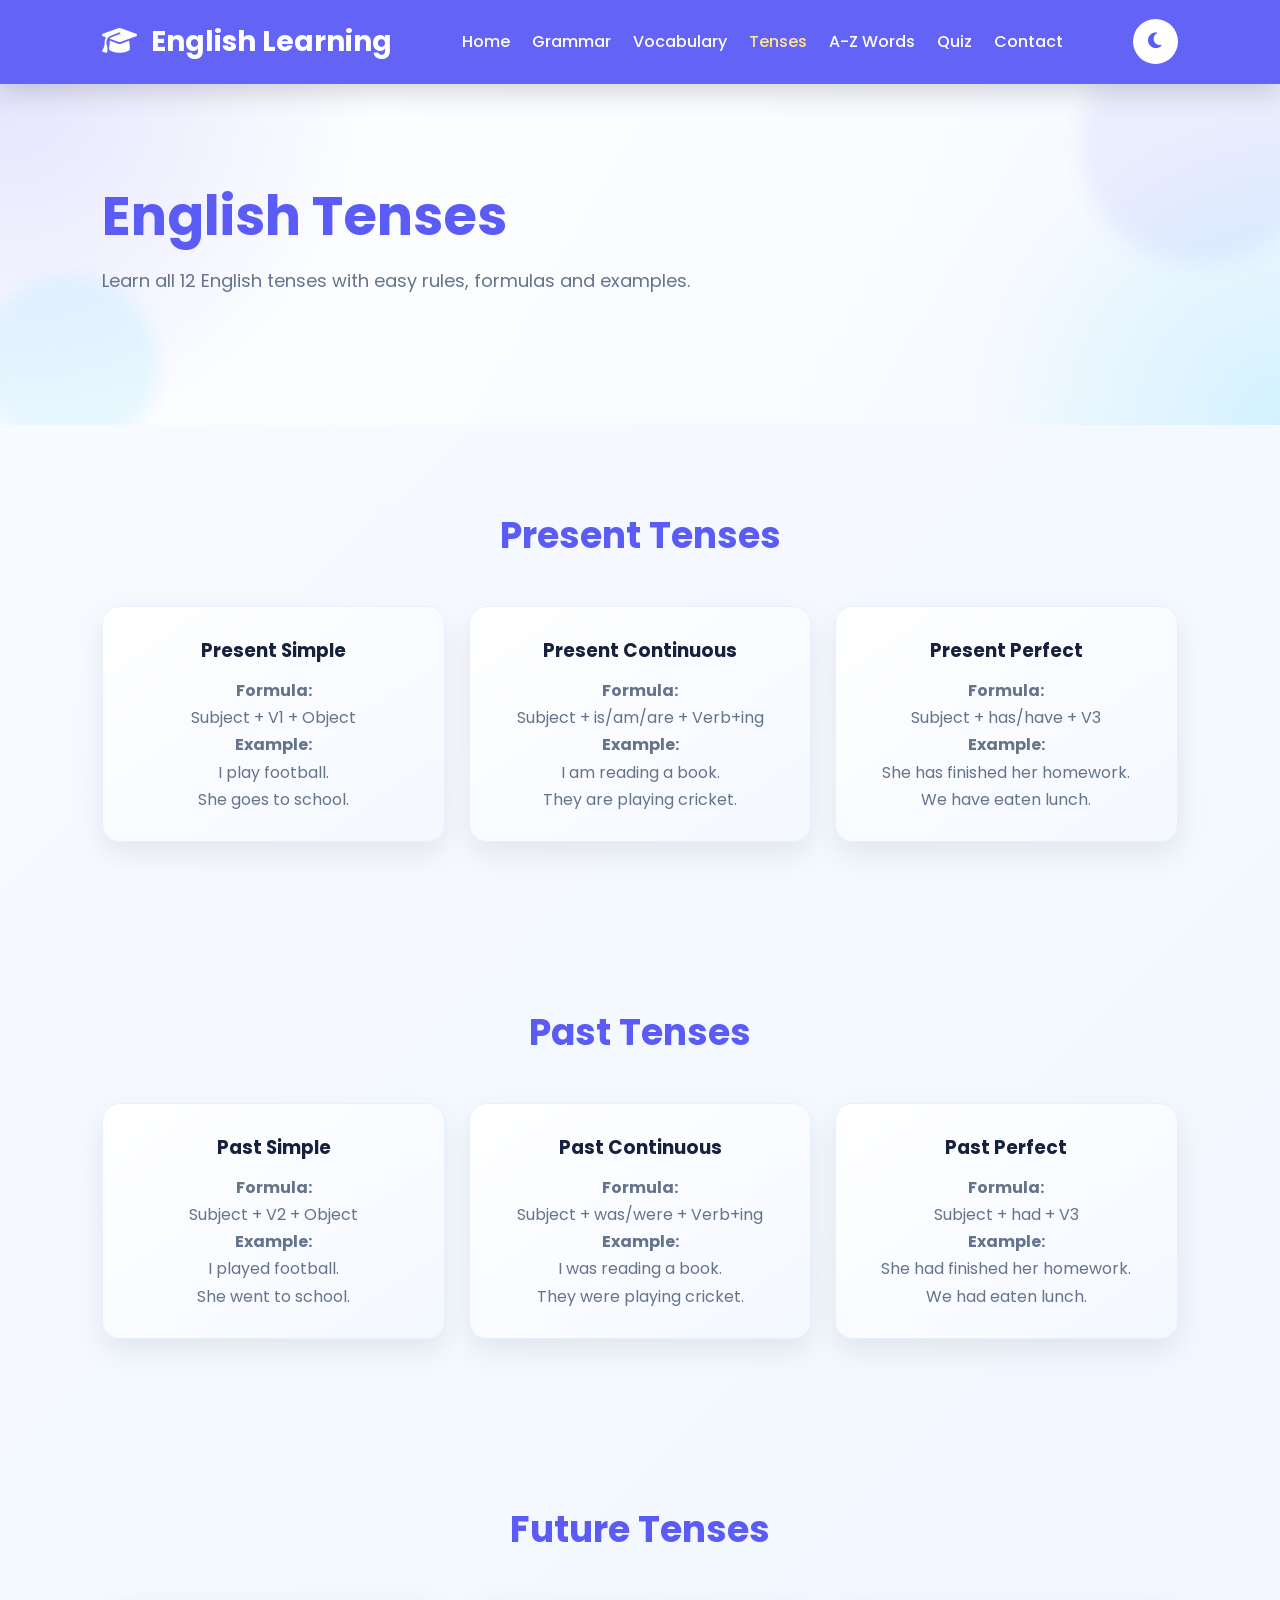
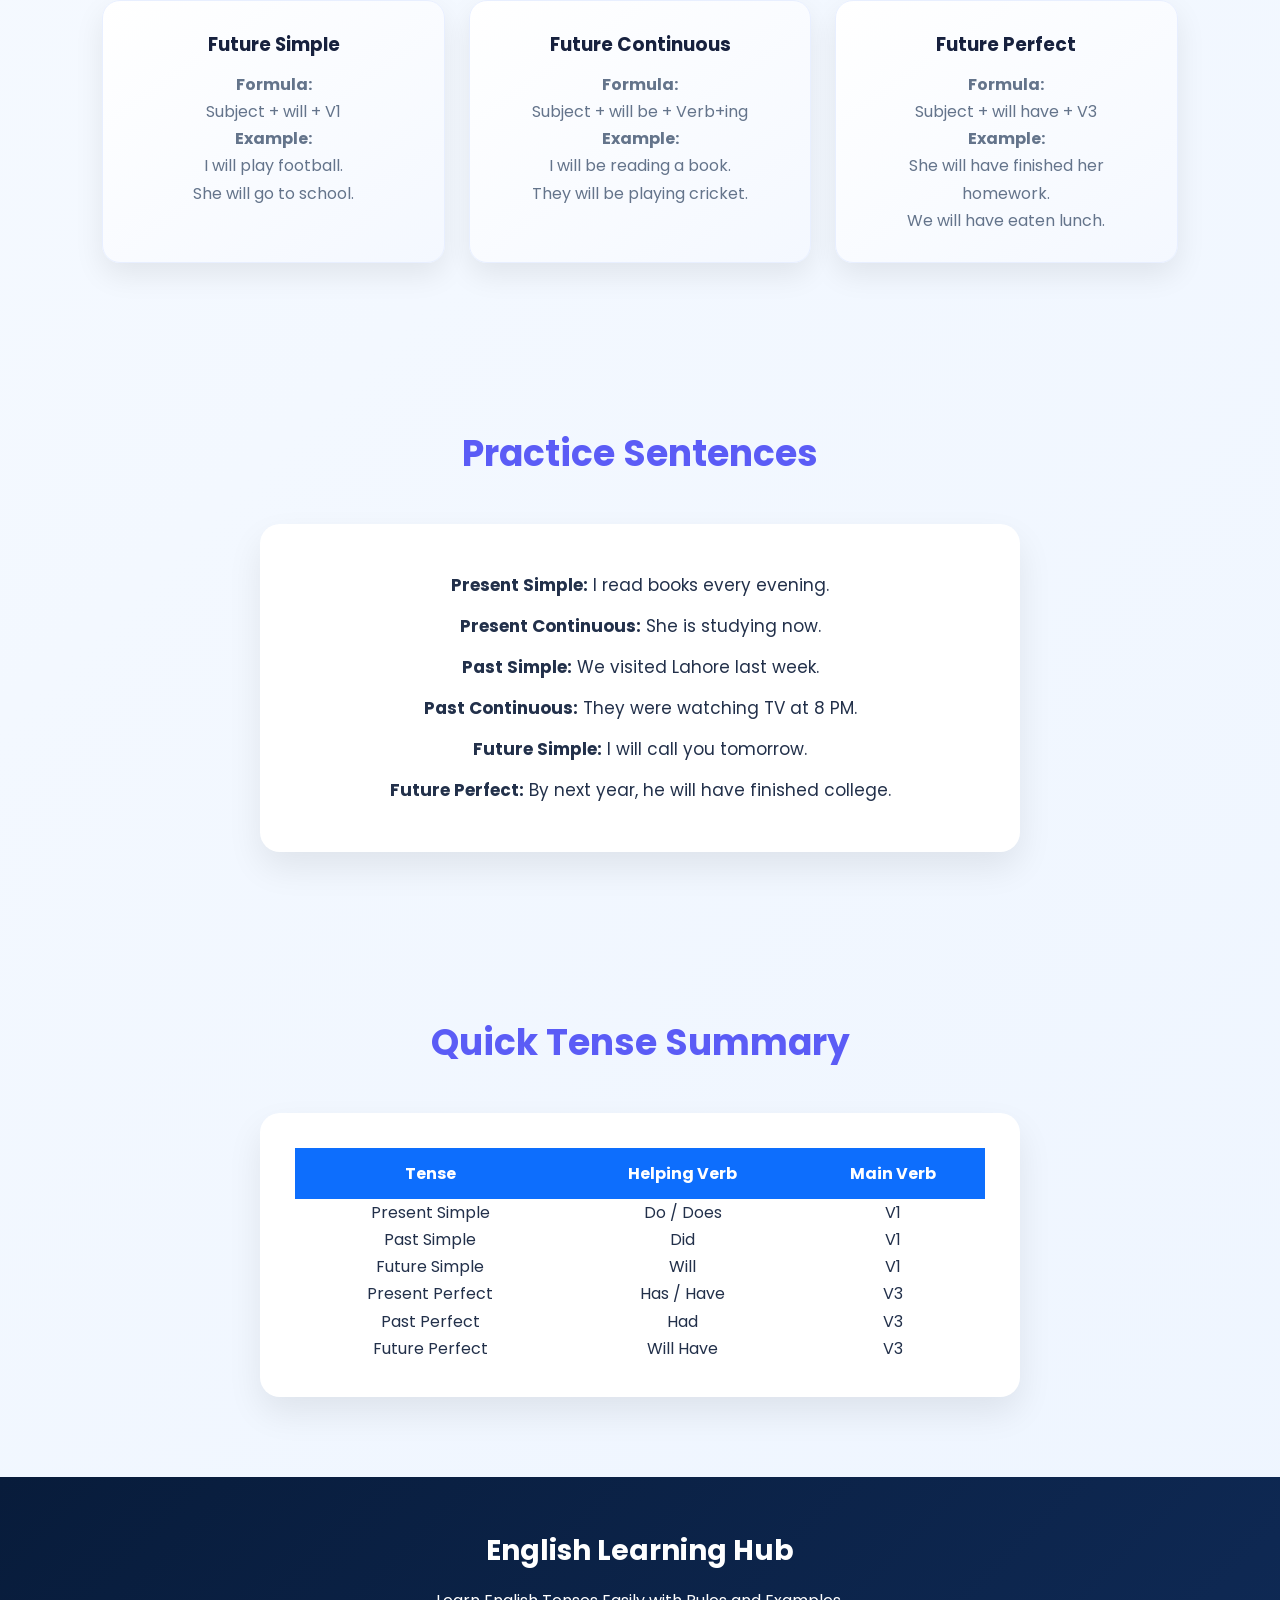
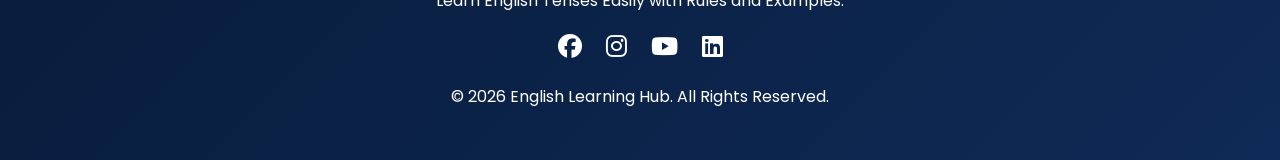
<file: tenses.html>
<!DOCTYPE html>
<html lang="en">
<head>
<meta charset="UTF-8">
<meta name="viewport" content="width=device-width, initial-scale=1.0">
<title>Tenses | English Learning Hub</title>

<link rel="stylesheet" href="style.css">

<link href="https://fonts.googleapis.com/css2?family=Poppins:wght@300;400;500;600;700&display=swap" rel="stylesheet">

<link rel="stylesheet" href="https://cdnjs.cloudflare.com/ajax/libs/font-awesome/6.5.2/css/all.min.css">
</head>

<body>

<!-- Navbar -->

<nav class="navbar">

<div class="logo">
<i class="fa-solid fa-graduation-cap"></i>
English Learning
</div>

<ul class="nav-links">
<li><a href="index.html">Home</a></li>
<li><a href="grammar.html">Grammar</a></li>
<li><a href="vocabulary.html">Vocabulary</a></li>
<li><a href="tenses.html">Tenses</a></li>
<li><a href="words.html">A-Z Words</a></li>
<li><a href="quiz.html">Quiz</a></li>
<li><a href="contact.html">Contact</a></li>
</ul>

<button id="darkBtn">
<i class="fa-solid fa-moon"></i>
</button>

</nav>

<!-- Hero -->

<section class="hero">

<div class="hero-text">

<h1>English Tenses</h1>

<p>
Learn all 12 English tenses with easy rules, formulas and examples.
</p>

</div>

</section>

<!-- Present Tenses -->

<section>

<h2>Present Tenses</h2>

<div class="cards">

<div class="card">
<h3>Present Simple</h3>

<p><b>Formula:</b><br>
Subject + V1 + Object
</p>

<p><b>Example:</b><br>
I play football.<br>
She goes to school.
</p>

</div>

<div class="card">
<h3>Present Continuous</h3>

<p><b>Formula:</b><br>
Subject + is/am/are + Verb+ing
</p>

<p><b>Example:</b><br>
I am reading a book.<br>
They are playing cricket.
</p>

</div>

<div class="card">
<h3>Present Perfect</h3>

<p><b>Formula:</b><br>
Subject + has/have + V3
</p>

<p><b>Example:</b><br>
She has finished her homework.<br>
We have eaten lunch.
</p>

</div>

</div>

</section>
<!-- Past Tenses -->

<section>

<h2>Past Tenses</h2>

<div class="cards">

<div class="card">
<h3>Past Simple</h3>

<p><b>Formula:</b><br>
Subject + V2 + Object
</p>

<p><b>Example:</b><br>
I played football.<br>
She went to school.
</p>

</div>

<div class="card">
<h3>Past Continuous</h3>

<p><b>Formula:</b><br>
Subject + was/were + Verb+ing
</p>

<p><b>Example:</b><br>
I was reading a book.<br>
They were playing cricket.
</p>

</div>

<div class="card">
<h3>Past Perfect</h3>

<p><b>Formula:</b><br>
Subject + had + V3
</p>

<p><b>Example:</b><br>
She had finished her homework.<br>
We had eaten lunch.
</p>

</div>

</div>

</section>

<!-- Future Tenses -->

<section>

<h2>Future Tenses</h2>

<div class="cards">

<div class="card">
<h3>Future Simple</h3>

<p><b>Formula:</b><br>
Subject + will + V1
</p>

<p><b>Example:</b><br>
I will play football.<br>
She will go to school.
</p>

</div>

<div class="card">
<h3>Future Continuous</h3>

<p><b>Formula:</b><br>
Subject + will be + Verb+ing
</p>

<p><b>Example:</b><br>
I will be reading a book.<br>
They will be playing cricket.
</p>

</div>

<div class="card">
<h3>Future Perfect</h3>

<p><b>Formula:</b><br>
Subject + will have + V3
</p>

<p><b>Example:</b><br>
She will have finished her homework.<br>
We will have eaten lunch.
</p>

</div>

</div>

</section>

<section>

<h2>Practice Sentences</h2>

<div class="word-box">

<p><b>Present Simple:</b> I read books every evening.</p>
<p><b>Present Continuous:</b> She is studying now.</p>
<p><b>Past Simple:</b> We visited Lahore last week.</p>
<p><b>Past Continuous:</b> They were watching TV at 8 PM.</p>
<p><b>Future Simple:</b> I will call you tomorrow.</p>
<p><b>Future Perfect:</b> By next year, he will have finished college.</p>

</div>

</section>

<!-- Summary Table -->

<section>

<h2>Quick Tense Summary</h2>

<div class="word-box">

<table style="width:100%;border-collapse:collapse;text-align:center;">

<tr style="background:#0d6efd;color:white;">
<th style="padding:12px;">Tense</th>
<th>Helping Verb</th>
<th>Main Verb</th>
</tr>

<tr>
<td>Present Simple</td>
<td>Do / Does</td>
<td>V1</td>
</tr>

<tr>
<td>Past Simple</td>
<td>Did</td>
<td>V1</td>
</tr>

<tr>
<td>Future Simple</td>
<td>Will</td>
<td>V1</td>
</tr>

<tr>
<td>Present Perfect</td>
<td>Has / Have</td>
<td>V3</td>
</tr>

<tr>
<td>Past Perfect</td>
<td>Had</td>
<td>V3</td>
</tr>

<tr>
<td>Future Perfect</td>
<td>Will Have</td>
<td>V3</td>
</tr>

</table>

</div>

</section>

<!-- Footer -->

<footer>

<h3>English Learning Hub</h3>

<p>Learn English Tenses Easily with Rules and Examples.</p>

<div class="social">
<i class="fab fa-facebook"></i>
<i class="fab fa-instagram"></i>
<i class="fab fa-youtube"></i>
<i class="fab fa-linkedin"></i>
</div>

<p>© 2026 English Learning Hub. All Rights Reserved.</p>

</footer>

<script src="script.js"></script>

</body>
</html>
</file>
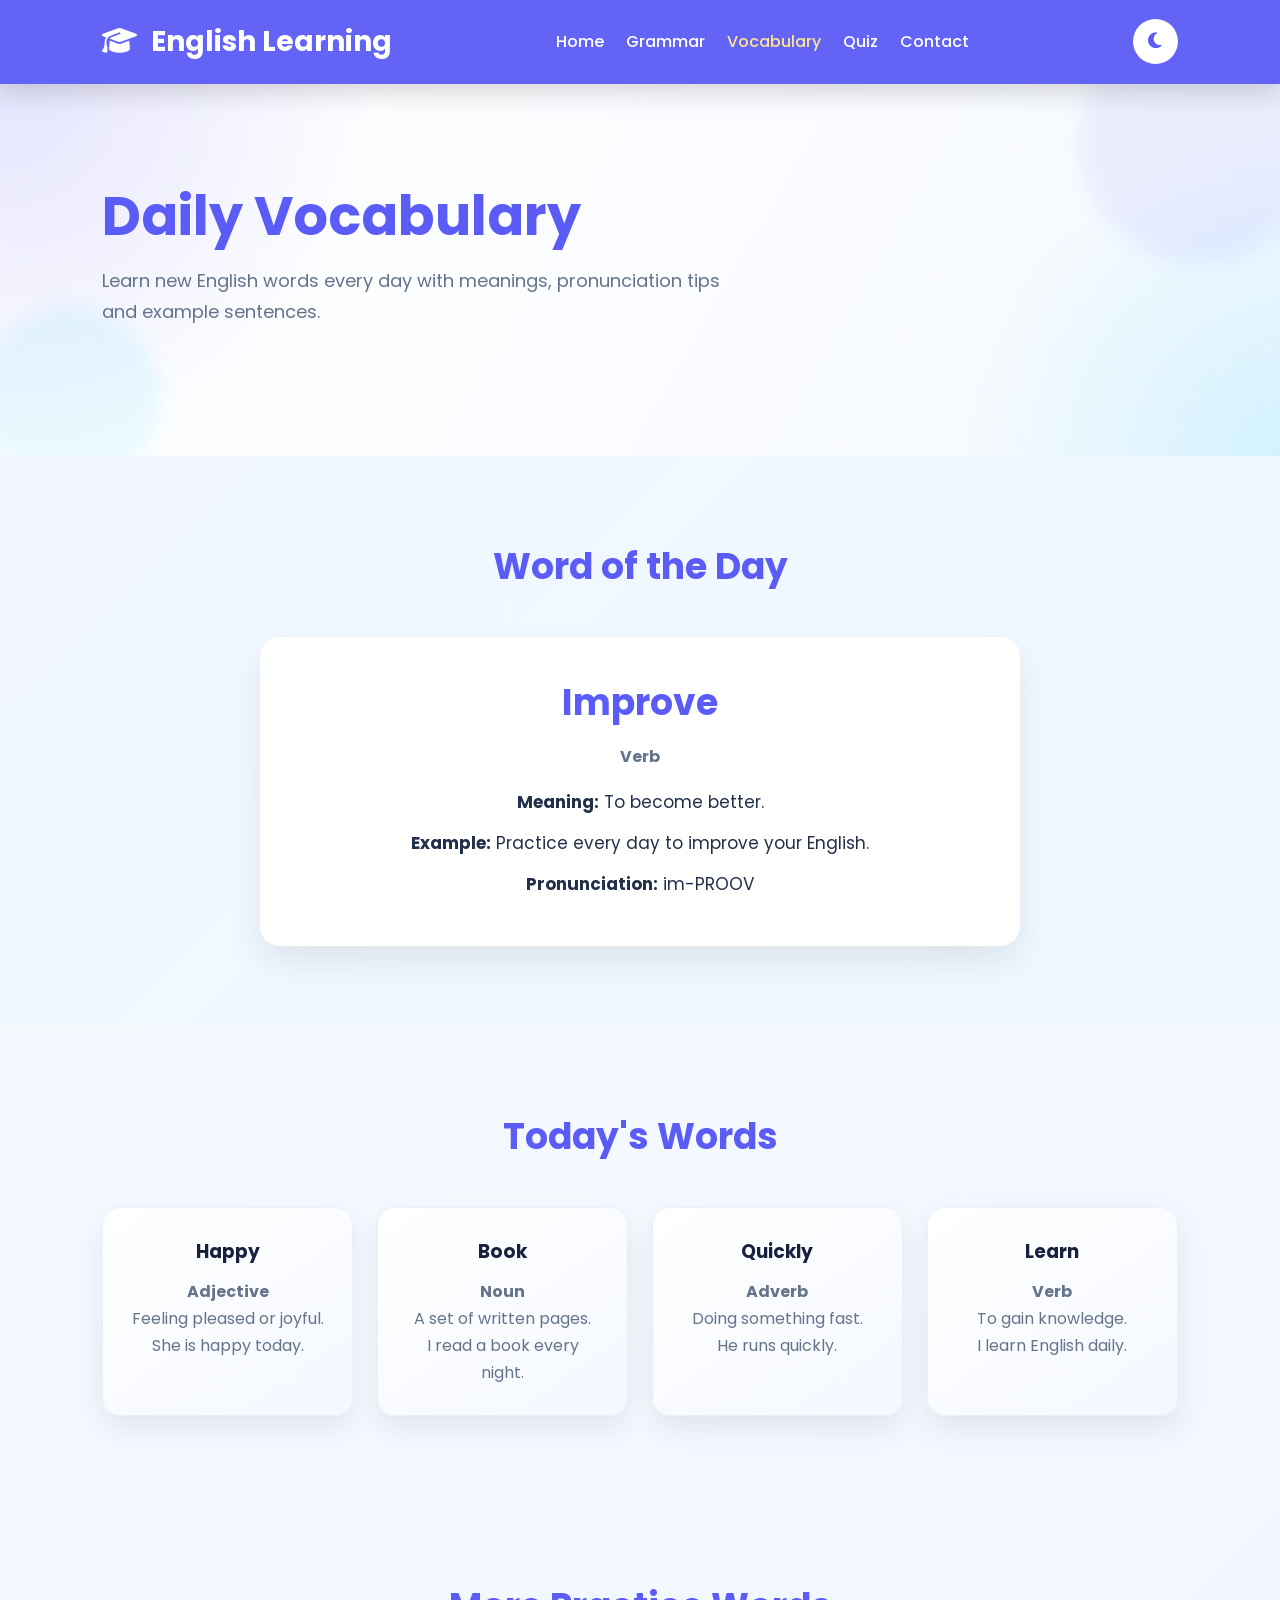
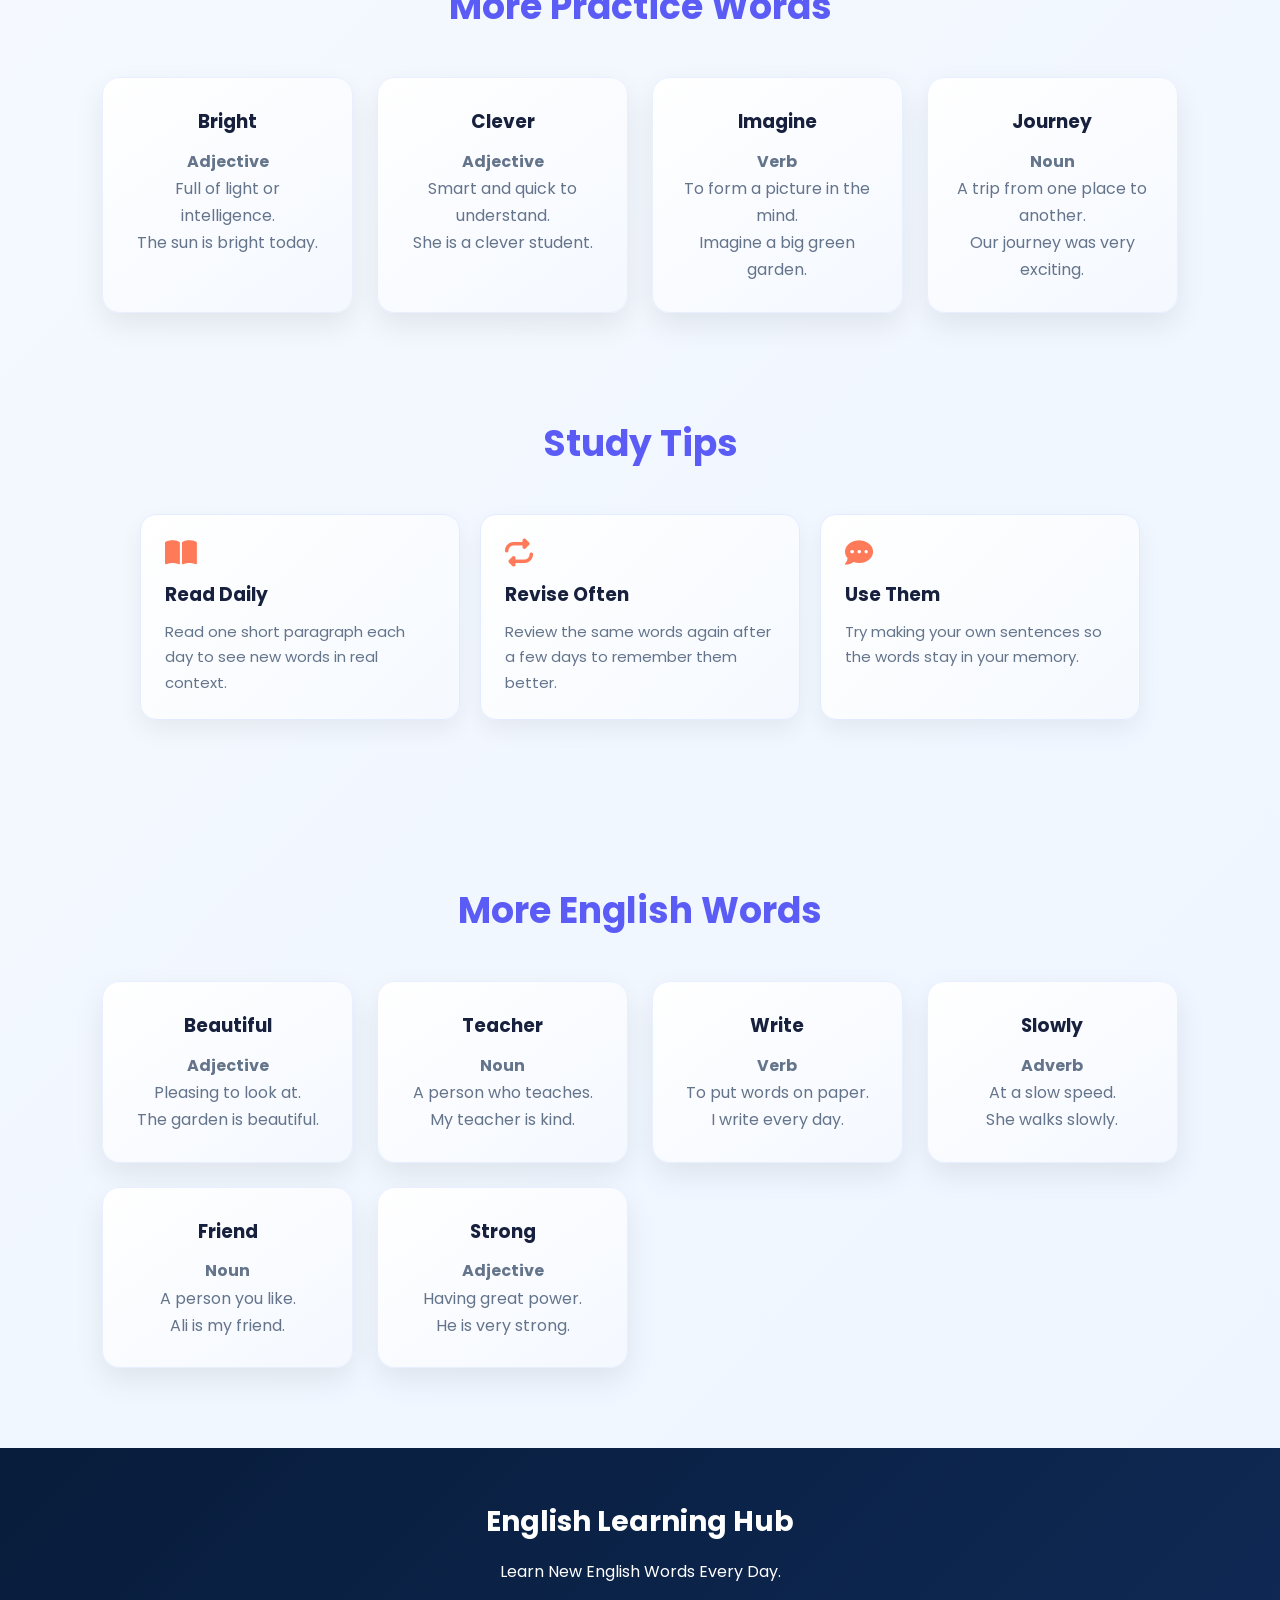
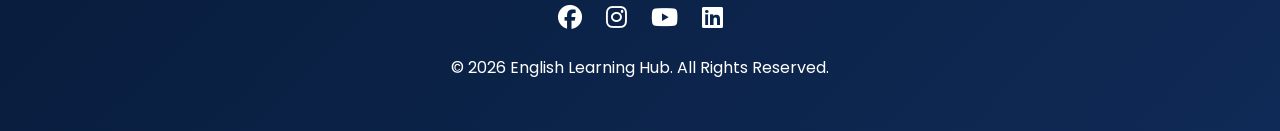
<file: vocabulary.html>
<!DOCTYPE html>
<html lang="en">
<head>
<meta charset="UTF-8">
<meta name="viewport" content="width=device-width, initial-scale=1.0">
<title>Vocabulary | English Learning Hub</title>

<link rel="stylesheet" href="style.css">

<link href="https://fonts.googleapis.com/css2?family=Poppins:wght@300;400;500;600;700&display=swap" rel="stylesheet">

<link rel="stylesheet" href="https://cdnjs.cloudflare.com/ajax/libs/font-awesome/6.5.2/css/all.min.css">

</head>
<body>

<!-- Navbar -->

<nav class="navbar">

<div class="logo">
<i class="fa-solid fa-graduation-cap"></i>
English Learning
</div>

<ul class="nav-links">
<li><a href="index.html">Home</a></li>
<li><a href="grammar.html">Grammar</a></li>
<li><a href="vocabulary.html" class="active">Vocabulary</a></li>
<li><a href="quiz.html">Quiz</a></li>
<li><a href="contact.html">Contact</a></li>
</ul>

<button id="darkBtn">
<i class="fa-solid fa-moon"></i>
</button>

</nav>

<!-- Hero -->

<section class="hero">

<div class="hero-text">

<h1>Daily Vocabulary</h1>

<p>
Learn new English words every day with meanings,
pronunciation tips and example sentences.
</p>

</div>

</section>

<!-- Word of the Day -->

<section class="vocabulary">

<h2>Word of the Day</h2>

<div class="word-box">

<h3>Improve</h3>

<h4>Verb</h4>

<p><b>Meaning:</b> To become better.</p>

<p><b>Example:</b> Practice every day to improve your English.</p>

<p><b>Pronunciation:</b> im-PROOV</p>

</div>

</section>

<!-- Daily Words -->

<section id="todays-words">

<h2>Today's Words</h2>

<div class="cards">

<div class="card">
<h3>Happy</h3>
<p><b>Adjective</b></p>
<p>Feeling pleased or joyful.</p>
<p>She is happy today.</p>
</div>

<div class="card">
<h3>Book</h3>
<p><b>Noun</b></p>
<p>A set of written pages.</p>
<p>I read a book every night.</p>
</div>

<div class="card">
<h3>Quickly</h3>
<p><b>Adverb</b></p>
<p>Doing something fast.</p>
<p>He runs quickly.</p>
</div>

<div class="card">
<h3>Learn</h3>
<p><b>Verb</b></p>
<p>To gain knowledge.</p>
<p>I learn English daily.</p>
</div>

</div>

</section>

<section id="more-practice-words">

<h2>More Practice Words</h2>

<div class="cards">

<div class="card">
<h3>Bright</h3>
<p><b>Adjective</b></p>
<p>Full of light or intelligence.</p>
<p>The sun is bright today.</p>
</div>

<div class="card">
<h3>Clever</h3>
<p><b>Adjective</b></p>
<p>Smart and quick to understand.</p>
<p>She is a clever student.</p>
</div>

<div class="card">
<h3>Imagine</h3>
<p><b>Verb</b></p>
<p>To form a picture in the mind.</p>
<p>Imagine a big green garden.</p>
</div>

<div class="card">
<h3>Journey</h3>
<p><b>Noun</b></p>
<p>A trip from one place to another.</p>
<p>Our journey was very exciting.</p>
</div>

</div>

</section>
<!-- Study Tips -->

<section class="study-tips" id="study-tips">

<h2>Study Tips</h2>

<div class="tips-grid">

<a href="#todays-words" class="tip-card">
<i class="fa-solid fa-book-open"></i>
<h3>Read Daily</h3>
<p>Read one short paragraph each day to see new words in real context.</p>
</a>

<a href="#more-practice-words" class="tip-card">
<i class="fa-solid fa-repeat"></i>
<h3>Revise Often</h3>
<p>Review the same words again after a few days to remember them better.</p>
</a>

<a href="#more-english-words" class="tip-card">
<i class="fa-solid fa-comment-dots"></i>
<h3>Use Them</h3>
<p>Try making your own sentences so the words stay in your memory.</p>
</a>

</div>

</section>

<!-- More Vocabulary -->

<section id="more-english-words">

<h2>More English Words</h2>

<div class="cards">

<div class="card">
<h3>Beautiful</h3>
<p><b>Adjective</b></p>
<p>Pleasing to look at.</p>
<p>The garden is beautiful.</p>
</div>

<div class="card">
<h3>Teacher</h3>
<p><b>Noun</b></p>
<p>A person who teaches.</p>
<p>My teacher is kind.</p>
</div>

<div class="card">
<h3>Write</h3>
<p><b>Verb</b></p>
<p>To put words on paper.</p>
<p>I write every day.</p>
</div>

<div class="card">
<h3>Slowly</h3>
<p><b>Adverb</b></p>
<p>At a slow speed.</p>
<p>She walks slowly.</p>
</div>

<div class="card">
<h3>Friend</h3>
<p><b>Noun</b></p>
<p>A person you like.</p>
<p>Ali is my friend.</p>
</div>

<div class="card">
<h3>Strong</h3>
<p><b>Adjective</b></p>
<p>Having great power.</p>
<p>He is very strong.</p>
</div>

</div>

</section>

<!-- Footer -->

<footer>

<h3>English Learning Hub</h3>

<p>Learn New English Words Every Day.</p>

<div class="social">
<i class="fab fa-facebook"></i>
<i class="fab fa-instagram"></i>
<i class="fab fa-youtube"></i>
<i class="fab fa-linkedin"></i>
</div>

<p>© 2026 English Learning Hub. All Rights Reserved.</p>

</footer>

<script src="script.js"></script>

</body>
</html>
</file>
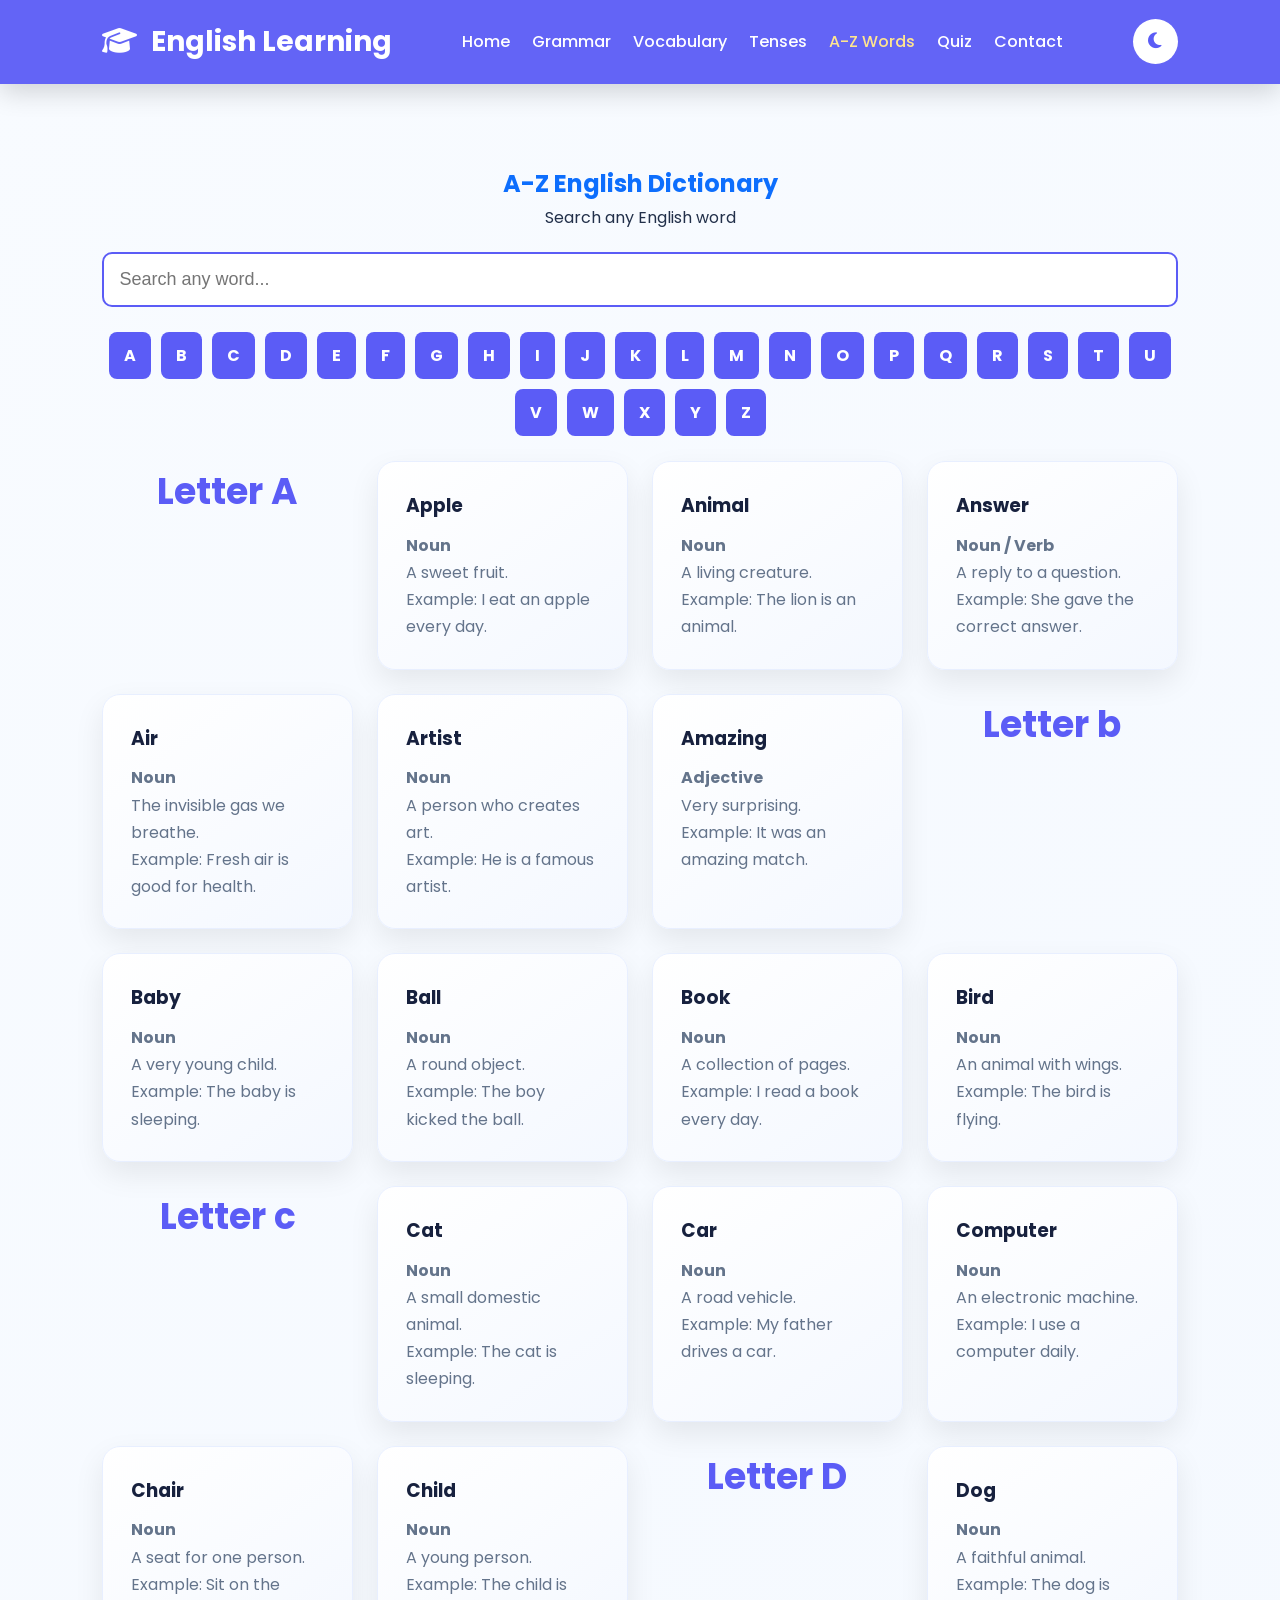
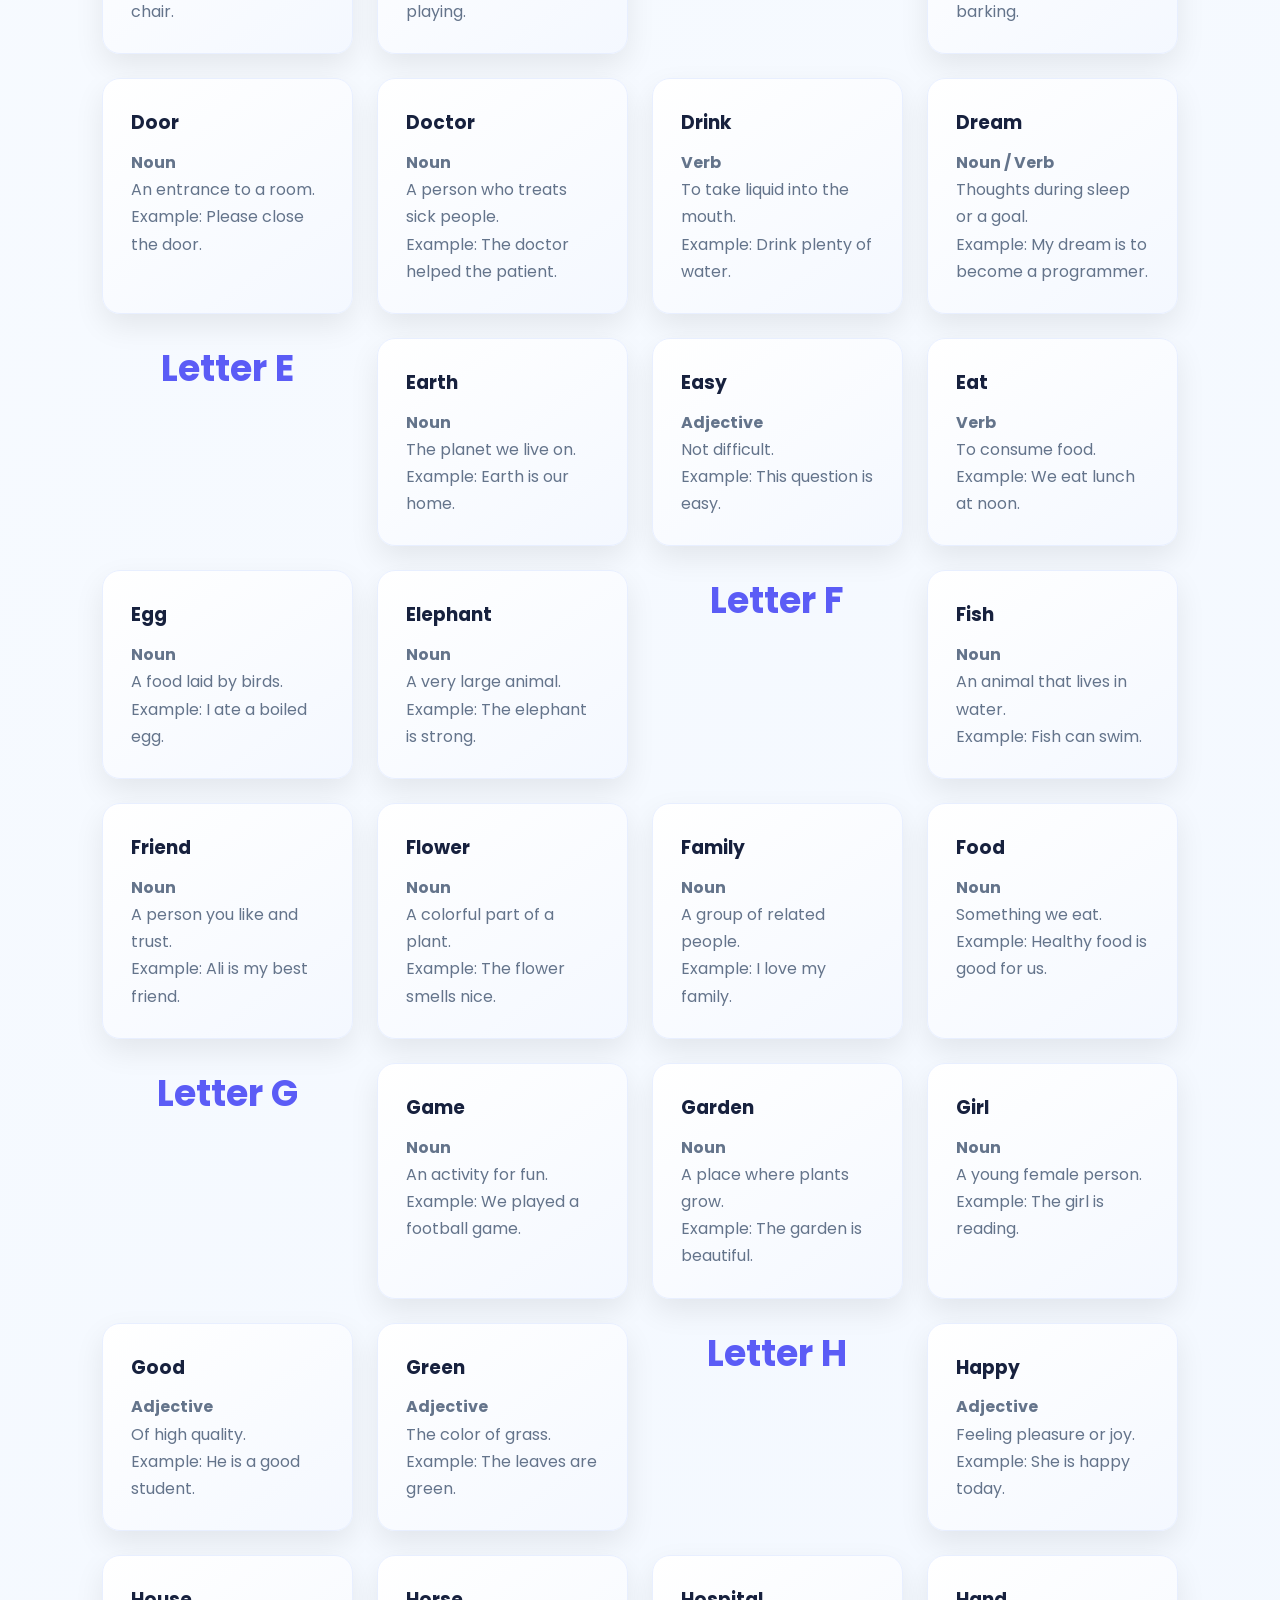
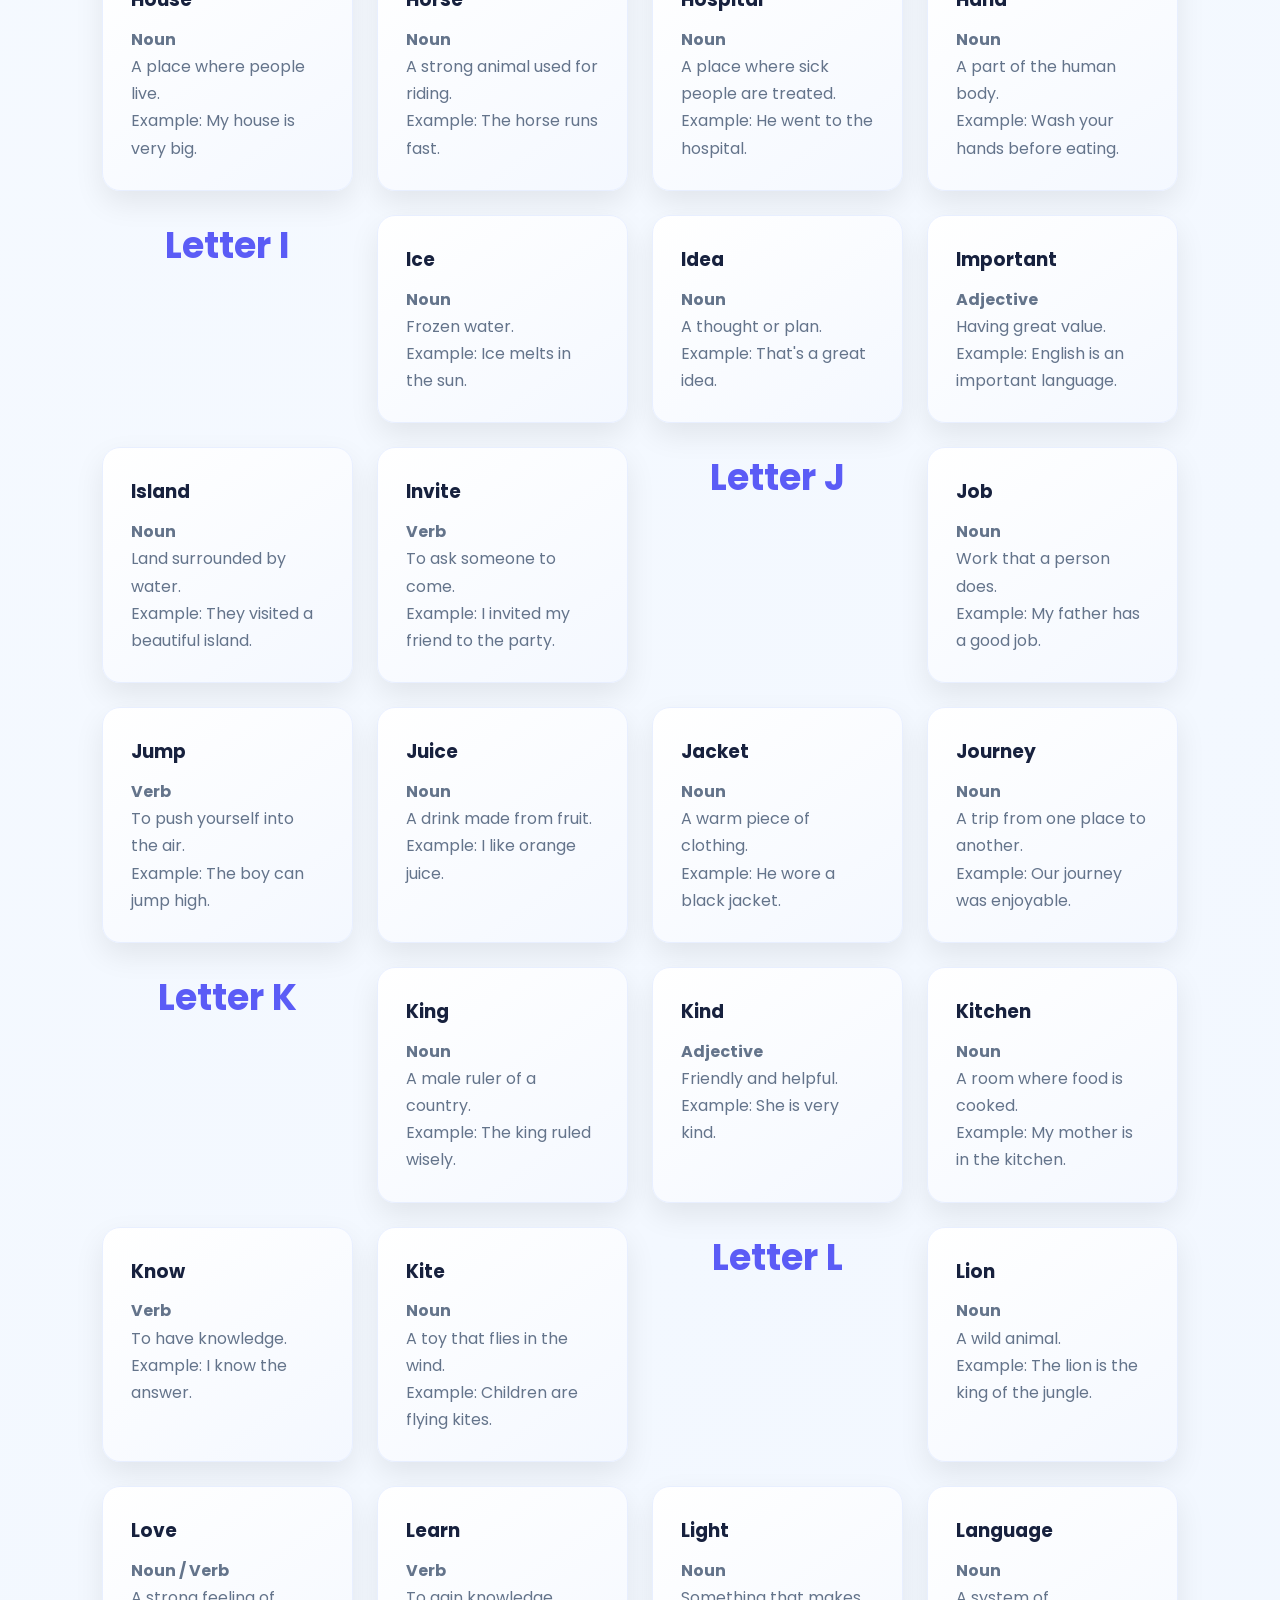
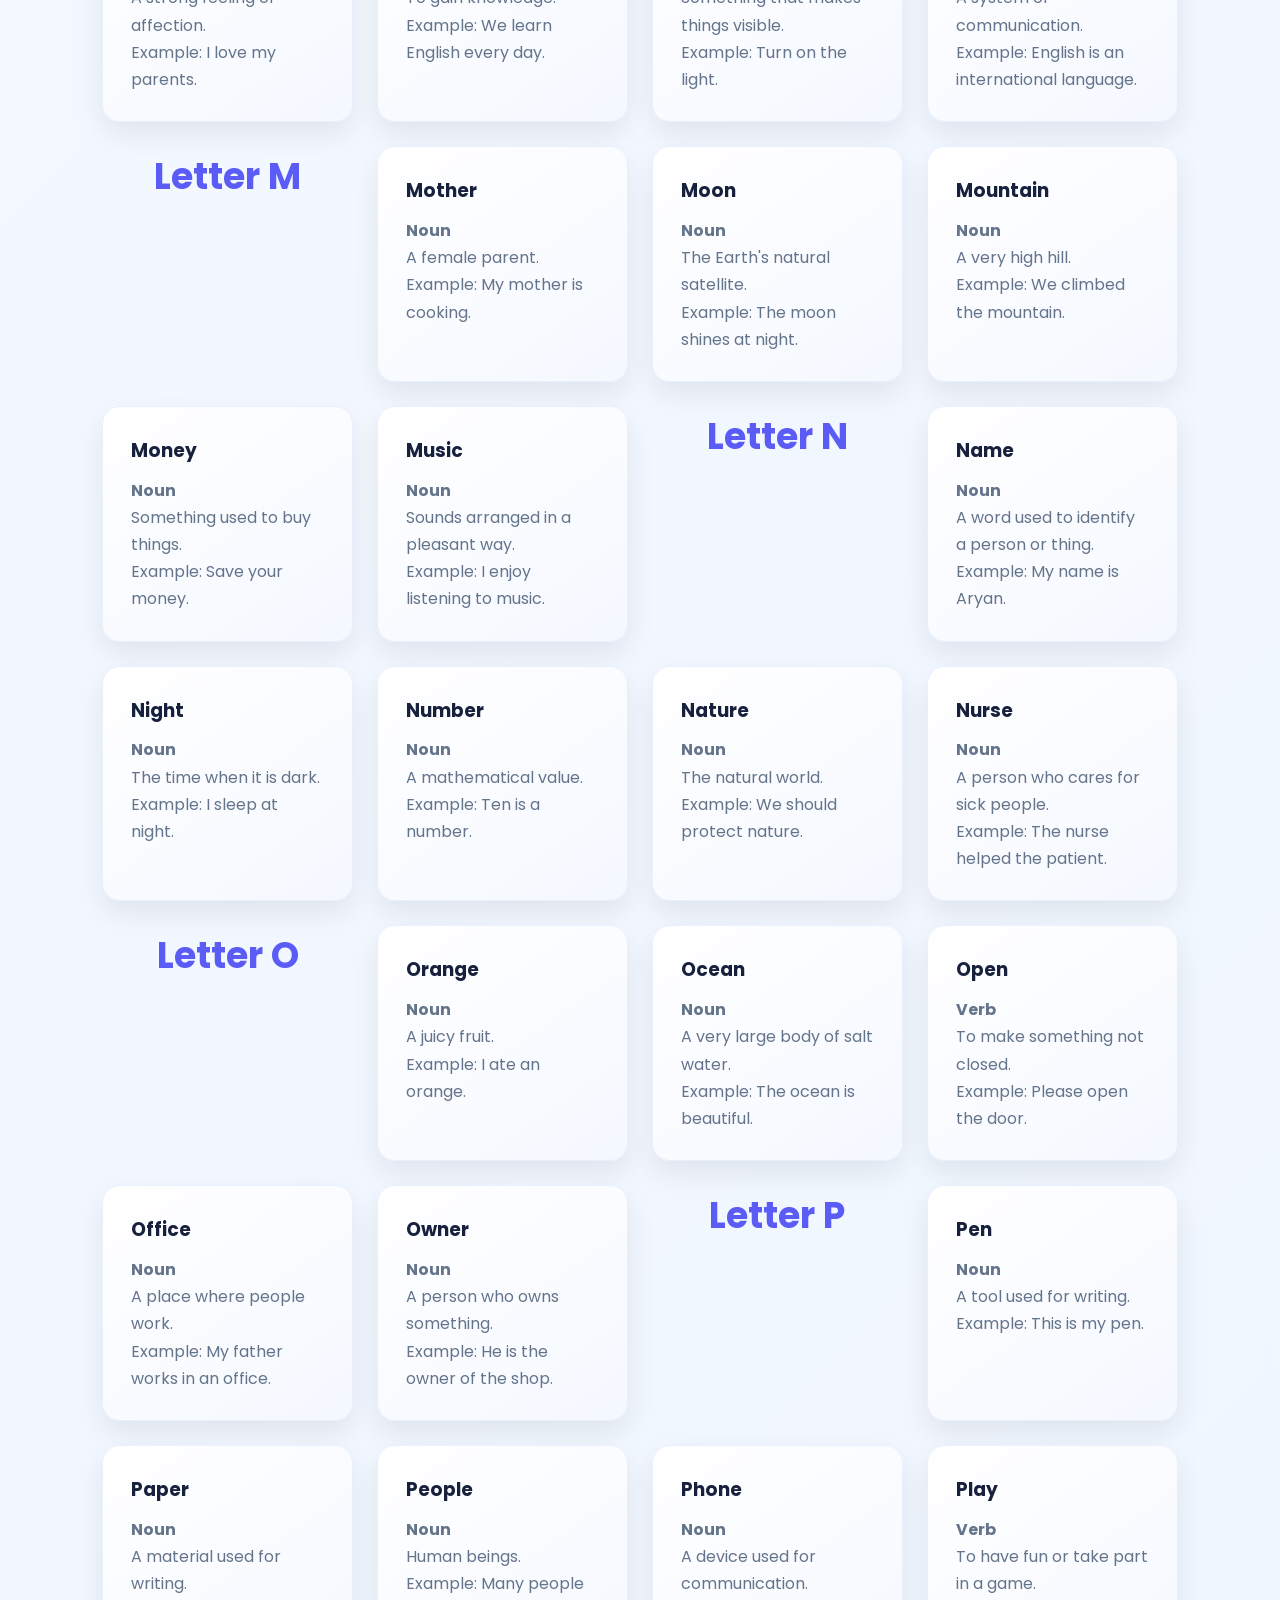
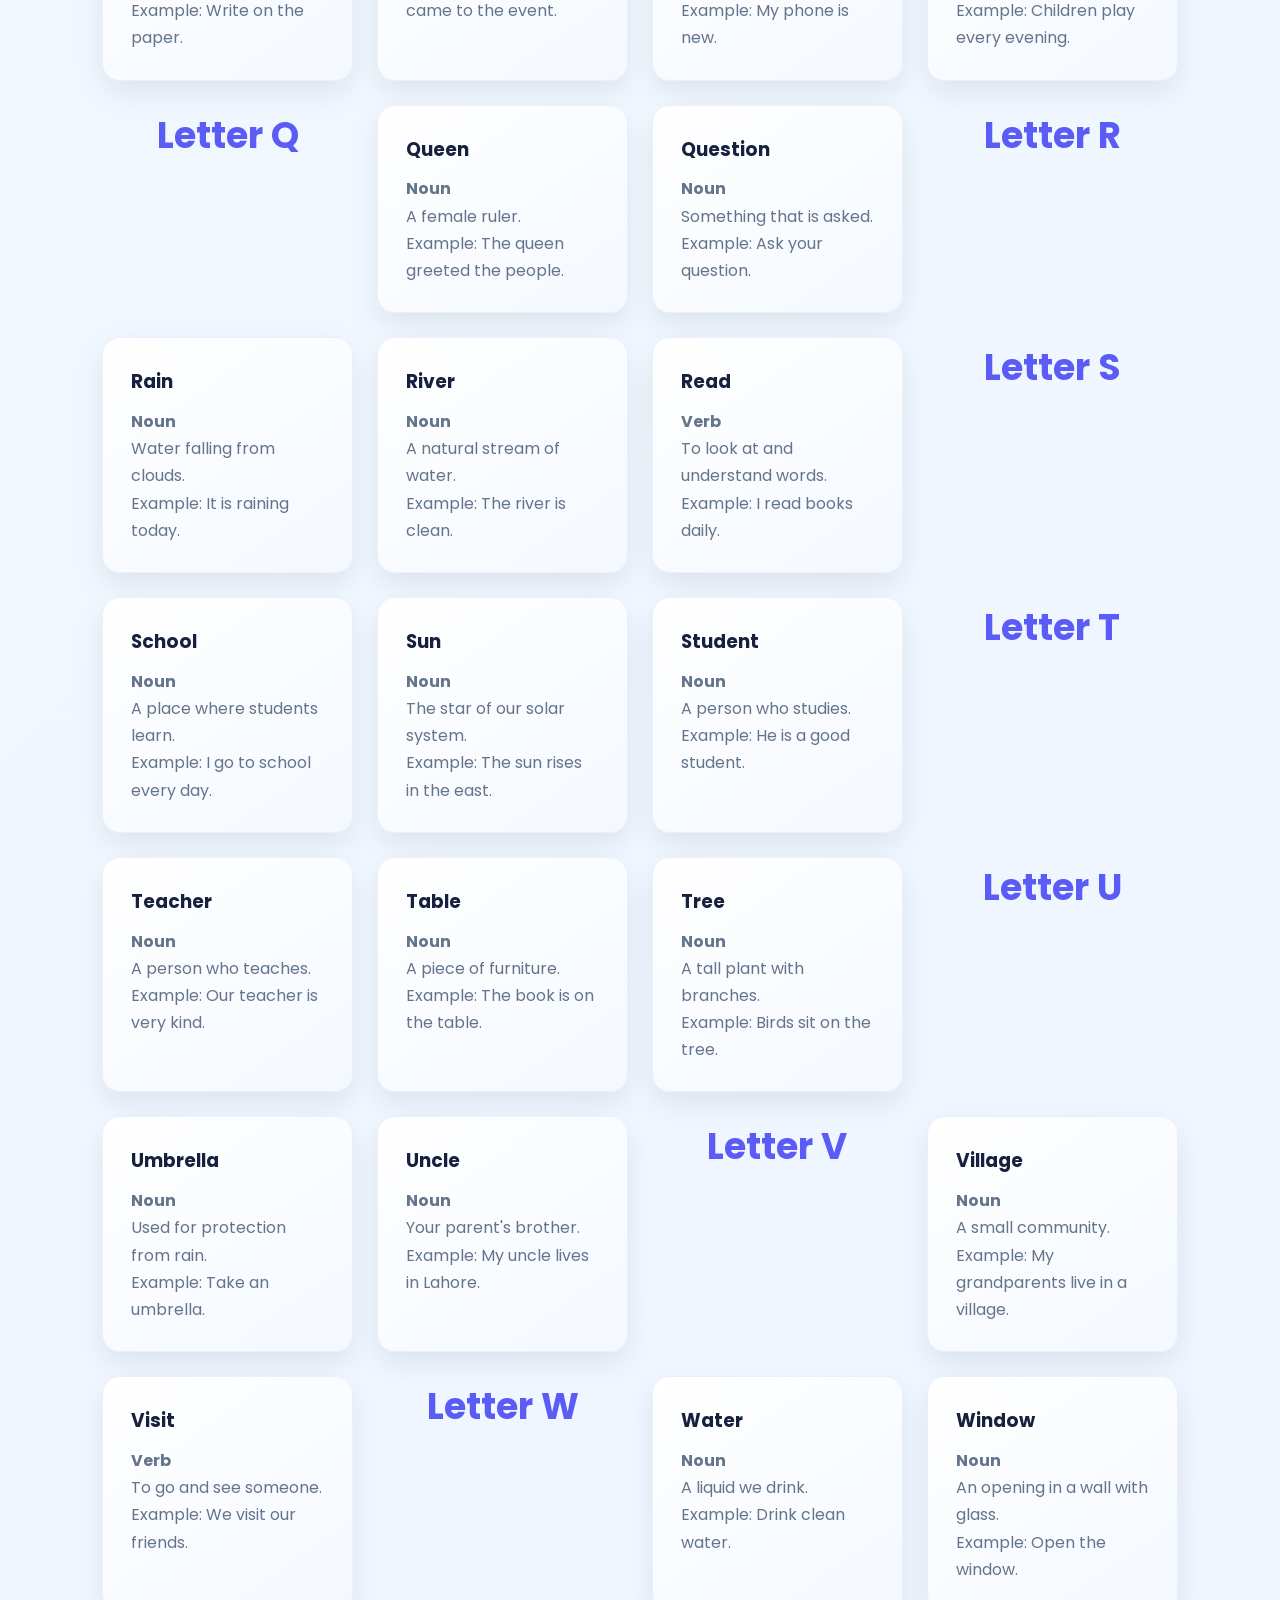
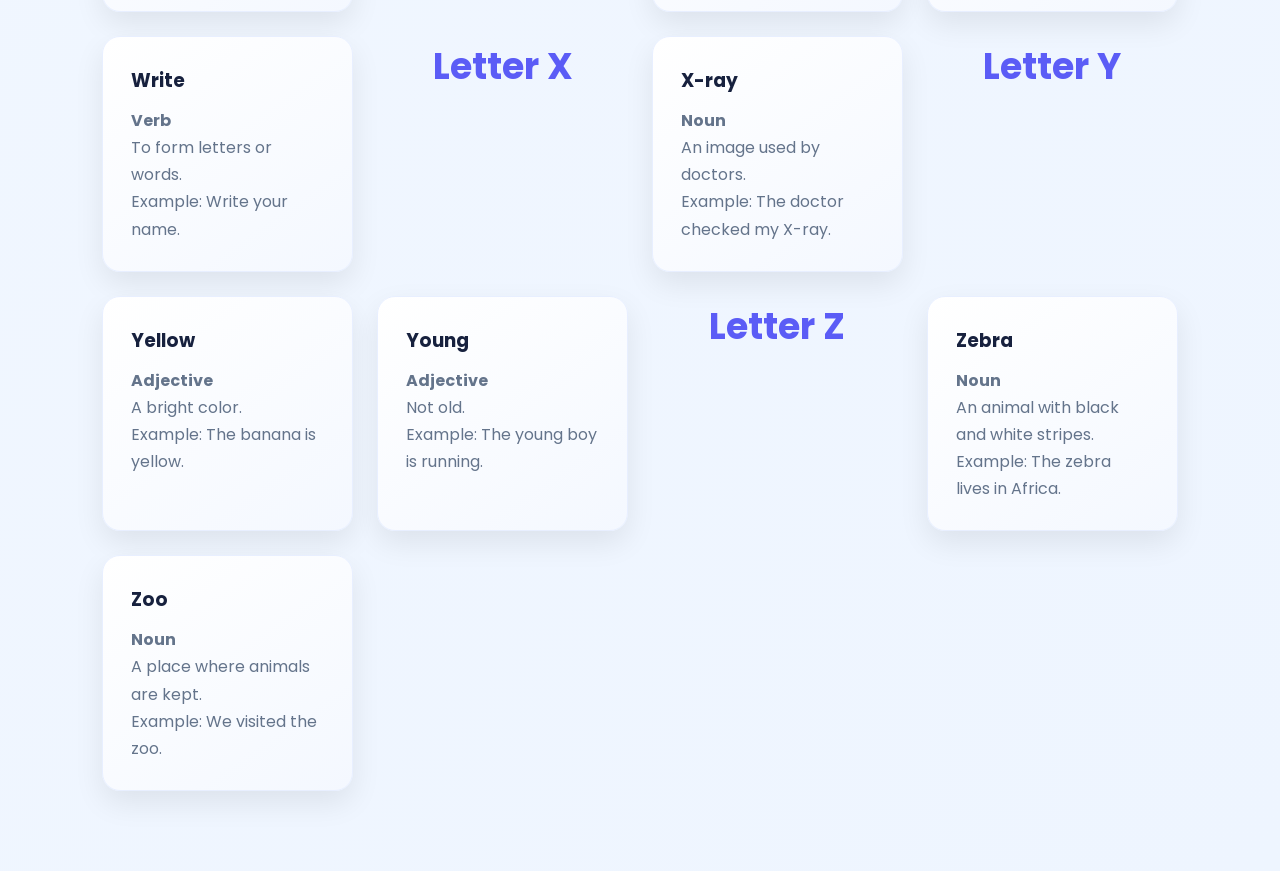
<file: word.html>
<!DOCTYPE html>
<html lang="en">
<head>
<meta charset="UTF-8">
<meta name="viewport" content="width=device-width, initial-scale=1.0">
<title>A-Z English Dictionary</title>

<link rel="stylesheet" href="style.css">

<link href="https://fonts.googleapis.com/css2?family=Poppins:wght@300;400;500;600;700&display=swap" rel="stylesheet">

<link rel="stylesheet"
href="https://cdnjs.cloudflare.com/ajax/libs/font-awesome/6.5.2/css/all.min.css">

</head>

<body>

<nav class="navbar">

<div class="logo">
<i class="fa-solid fa-graduation-cap"></i>
English Learning
</div>

<ul class="nav-links">
<li><a href="index.html">Home</a></li>
<li><a href="grammar.html">Grammar</a></li>
<li><a href="vocabulary.html">Vocabulary</a></li>
<li><a href="tenses.html">Tenses</a></li>
<li><a href="words.html" class="active">A-Z Words</a></li>
<li><a href="quiz.html">Quiz</a></li>
<li><a href="contact.html">Contact</a></li>
</ul>

<button id="darkBtn">
<i class="fa-solid fa-moon"></i>
</button>

</nav>

<section>

<h1 style="text-align:center;color:#0d6efd;">
A-Z English Dictionary
</h1>

<p style="text-align:center;margin-bottom:20px;">
Search any English word
</p>

<input
type="text"
id="searchBox"
class="search-box"
placeholder="Search any word..."
onkeyup="searchWord()">
<div class="alphabet-nav">

<a href="#A">A</a>
<a href="#B">B</a>
<a href="#C">C</a>
<a href="#D">D</a>
<a href="#E">E</a>
<a href="#F">F</a>
<a href="#G">G</a>
<a href="#H">H</a>
<a href="#I">I</a>
<a href="#J">J</a>
<a href="#K">K</a>
<a href="#L">L</a>
<a href="#M">M</a>
<a href="#N">N</a>
<a href="#O">O</a>
<a href="#P">P</a>
<a href="#Q">Q</a>
<a href="#R">R</a>
<a href="#S">S</a>
<a href="#T">T</a>
<a href="#U">U</a>
<a href="#V">V</a>
<a href="#W">W</a>
<a href="#X">X</a>
<a href="#Y">Y</a>
<a href="#Z">Z</a>

</div>

<div class="cards">


    <h2 id="A">Letter A</h2>

<div class="card word-card">
<h3>Apple</h3>
<p><b>Noun</b></p>
<p>A sweet fruit.</p>
<p>Example: I eat an apple every day.</p>
</div>

<div class="card word-card">
<h3>Animal</h3>
<p><b>Noun</b></p>
<p>A living creature.</p>
<p>Example: The lion is an animal.</p>
</div>

<div class="card word-card">
<h3>Answer</h3>
<p><b>Noun / Verb</b></p>
<p>A reply to a question.</p>
<p>Example: She gave the correct answer.</p>
</div>

<div class="card word-card">
<h3>Air</h3>
<p><b>Noun</b></p>
<p>The invisible gas we breathe.</p>
<p>Example: Fresh air is good for health.</p>
</div>

<div class="card word-card">
<h3>Artist</h3>
<p><b>Noun</b></p>
<p>A person who creates art.</p>
<p>Example: He is a famous artist.</p>
</div>

<div class="card word-card">
<h3>Amazing</h3>
<p><b>Adjective</b></p>
<p>Very surprising.</p>
<p>Example: It was an amazing match.</p>
</div>

<h2 id="b">Letter b</h2>

<div class="card word-card">
<h3>Baby</h3>
<p><b>Noun</b></p>
<p>A very young child.</p>
<p>Example: The baby is sleeping.</p>
</div>

<div class="card word-card">
<h3>Ball</h3>
<p><b>Noun</b></p>
<p>A round object.</p>
<p>Example: The boy kicked the ball.</p>
</div>

<div class="card word-card">
<h3>Book</h3>
<p><b>Noun</b></p>
<p>A collection of pages.</p>
<p>Example: I read a book every day.</p>
</div>

<div class="card word-card">
<h3>Bird</h3>
<p><b>Noun</b></p>
<p>An animal with wings.</p>
<p>Example: The bird is flying.</p>
</div>

<h2 id="c">Letter c</h2>

<div class="card word-card">
<h3>Cat</h3>
<p><b>Noun</b></p>
<p>A small domestic animal.</p>
<p>Example: The cat is sleeping.</p>
</div>

<div class="card word-card">
<h3>Car</h3>
<p><b>Noun</b></p>
<p>A road vehicle.</p>
<p>Example: My father drives a car.</p>
</div>

<div class="card word-card">
<h3>Computer</h3>
<p><b>Noun</b></p>
<p>An electronic machine.</p>
<p>Example: I use a computer daily.</p>
</div>

<div class="card word-card">
<h3>Chair</h3>
<p><b>Noun</b></p>
<p>A seat for one person.</p>
<p>Example: Sit on the chair.</p>
</div>

<div class="card word-card">
<h3>Child</h3>
<p><b>Noun</b></p>
<p>A young person.</p>
<p>Example: The child is playing.</p>
</div>

<h2 id="d">Letter D</h2>

<div class="card word-card">
<h3>Dog</h3>
<p><b>Noun</b></p>
<p>A faithful animal.</p>
<p>Example: The dog is barking.</p>
</div>

<div class="card word-card">
<h3>Door</h3>
<p><b>Noun</b></p>
<p>An entrance to a room.</p>
<p>Example: Please close the door.</p>
</div>

<div class="card word-card">
<h3>Doctor</h3>
<p><b>Noun</b></p>
<p>A person who treats sick people.</p>
<p>Example: The doctor helped the patient.</p>
</div>

<div class="card word-card">
<h3>Drink</h3>
<p><b>Verb</b></p>
<p>To take liquid into the mouth.</p>
<p>Example: Drink plenty of water.</p>
</div>

<div class="card word-card">
<h3>Dream</h3>
<p><b>Noun / Verb</b></p>
<p>Thoughts during sleep or a goal.</p>
<p>Example: My dream is to become a programmer.</p>
</div>

<h2 id="E">Letter E</h2>

<div class="card word-card">
<h3>Earth</h3>
<p><b>Noun</b></p>
<p>The planet we live on.</p>
<p>Example: Earth is our home.</p>
</div>

<div class="card word-card">
<h3>Easy</h3>
<p><b>Adjective</b></p>
<p>Not difficult.</p>
<p>Example: This question is easy.</p>
</div>

<div class="card word-card">
<h3>Eat</h3>
<p><b>Verb</b></p>
<p>To consume food.</p>
<p>Example: We eat lunch at noon.</p>
</div>

<div class="card word-card">
<h3>Egg</h3>
<p><b>Noun</b></p>
<p>A food laid by birds.</p>
<p>Example: I ate a boiled egg.</p>
</div>

<div class="card word-card">
<h3>Elephant</h3>
<p><b>Noun</b></p>
<p>A very large animal.</p>
<p>Example: The elephant is strong.</p>
</div>
<h2 id="F">Letter F</h2>

<div class="card word-card">
<h3>Fish</h3>
<p><b>Noun</b></p>
<p>An animal that lives in water.</p>
<p>Example: Fish can swim.</p>
</div>

<div class="card word-card">
<h3>Friend</h3>
<p><b>Noun</b></p>
<p>A person you like and trust.</p>
<p>Example: Ali is my best friend.</p>
</div>

<div class="card word-card">
<h3>Flower</h3>
<p><b>Noun</b></p>
<p>A colorful part of a plant.</p>
<p>Example: The flower smells nice.</p>
</div>

<div class="card word-card">
<h3>Family</h3>
<p><b>Noun</b></p>
<p>A group of related people.</p>
<p>Example: I love my family.</p>
</div>

<div class="card word-card">
<h3>Food</h3>
<p><b>Noun</b></p>
<p>Something we eat.</p>
<p>Example: Healthy food is good for us.</p>
</div>

<h2 id="G">Letter G</h2>

<div class="card word-card">
<h3>Game</h3>
<p><b>Noun</b></p>
<p>An activity for fun.</p>
<p>Example: We played a football game.</p>
</div>

<div class="card word-card">
<h3>Garden</h3>
<p><b>Noun</b></p>
<p>A place where plants grow.</p>
<p>Example: The garden is beautiful.</p>
</div>

<div class="card word-card">
<h3>Girl</h3>
<p><b>Noun</b></p>
<p>A young female person.</p>
<p>Example: The girl is reading.</p>
</div>

<div class="card word-card">
<h3>Good</h3>
<p><b>Adjective</b></p>
<p>Of high quality.</p>
<p>Example: He is a good student.</p>
</div>

<div class="card word-card">
<h3>Green</h3>
<p><b>Adjective</b></p>
<p>The color of grass.</p>
<p>Example: The leaves are green.</p>
</div>
<h2 id="H">Letter H</h2>

<div class="card word-card">
<h3>Happy</h3>
<p><b>Adjective</b></p>
<p>Feeling pleasure or joy.</p>
<p>Example: She is happy today.</p>
</div>

<div class="card word-card">
<h3>House</h3>
<p><b>Noun</b></p>
<p>A place where people live.</p>
<p>Example: My house is very big.</p>
</div>

<div class="card word-card">
<h3>Horse</h3>
<p><b>Noun</b></p>
<p>A strong animal used for riding.</p>
<p>Example: The horse runs fast.</p>
</div>

<div class="card word-card">
<h3>Hospital</h3>
<p><b>Noun</b></p>
<p>A place where sick people are treated.</p>
<p>Example: He went to the hospital.</p>
</div>

<div class="card word-card">
<h3>Hand</h3>
<p><b>Noun</b></p>
<p>A part of the human body.</p>
<p>Example: Wash your hands before eating.</p>
</div>

<h2 id="I">Letter I</h2>

<div class="card word-card">
<h3>Ice</h3>
<p><b>Noun</b></p>
<p>Frozen water.</p>
<p>Example: Ice melts in the sun.</p>
</div>

<div class="card word-card">
<h3>Idea</h3>
<p><b>Noun</b></p>
<p>A thought or plan.</p>
<p>Example: That's a great idea.</p>
</div>

<div class="card word-card">
<h3>Important</h3>
<p><b>Adjective</b></p>
<p>Having great value.</p>
<p>Example: English is an important language.</p>
</div>

<div class="card word-card">
<h3>Island</h3>
<p><b>Noun</b></p>
<p>Land surrounded by water.</p>
<p>Example: They visited a beautiful island.</p>
</div>

<div class="card word-card">
<h3>Invite</h3>
<p><b>Verb</b></p>
<p>To ask someone to come.</p>
<p>Example: I invited my friend to the party.</p>
</div>

<h2 id="J">Letter J</h2>

<div class="card word-card">
<h3>Job</h3>
<p><b>Noun</b></p>
<p>Work that a person does.</p>
<p>Example: My father has a good job.</p>
</div>

<div class="card word-card">
<h3>Jump</h3>
<p><b>Verb</b></p>
<p>To push yourself into the air.</p>
<p>Example: The boy can jump high.</p>
</div>

<div class="card word-card">
<h3>Juice</h3>
<p><b>Noun</b></p>
<p>A drink made from fruit.</p>
<p>Example: I like orange juice.</p>
</div>

<div class="card word-card">
<h3>Jacket</h3>
<p><b>Noun</b></p>
<p>A warm piece of clothing.</p>
<p>Example: He wore a black jacket.</p>
</div>

<div class="card word-card">
<h3>Journey</h3>
<p><b>Noun</b></p>
<p>A trip from one place to another.</p>
<p>Example: Our journey was enjoyable.</p>
</div>
<h2 id="K">Letter K</h2>

<div class="card word-card">
<h3>King</h3>
<p><b>Noun</b></p>
<p>A male ruler of a country.</p>
<p>Example: The king ruled wisely.</p>
</div>

<div class="card word-card">
<h3>Kind</h3>
<p><b>Adjective</b></p>
<p>Friendly and helpful.</p>
<p>Example: She is very kind.</p>
</div>

<div class="card word-card">
<h3>Kitchen</h3>
<p><b>Noun</b></p>
<p>A room where food is cooked.</p>
<p>Example: My mother is in the kitchen.</p>
</div>

<div class="card word-card">
<h3>Know</h3>
<p><b>Verb</b></p>
<p>To have knowledge.</p>
<p>Example: I know the answer.</p>
</div>

<div class="card word-card">
<h3>Kite</h3>
<p><b>Noun</b></p>
<p>A toy that flies in the wind.</p>
<p>Example: Children are flying kites.</p>
</div>

<h2 id="L">Letter L</h2>

<div class="card word-card">
<h3>Lion</h3>
<p><b>Noun</b></p>
<p>A wild animal.</p>
<p>Example: The lion is the king of the jungle.</p>
</div>

<div class="card word-card">
<h3>Love</h3>
<p><b>Noun / Verb</b></p>
<p>A strong feeling of affection.</p>
<p>Example: I love my parents.</p>
</div>

<div class="card word-card">
<h3>Learn</h3>
<p><b>Verb</b></p>
<p>To gain knowledge.</p>
<p>Example: We learn English every day.</p>
</div>

<div class="card word-card">
<h3>Light</h3>
<p><b>Noun</b></p>
<p>Something that makes things visible.</p>
<p>Example: Turn on the light.</p>
</div>

<div class="card word-card">
<h3>Language</h3>
<p><b>Noun</b></p>
<p>A system of communication.</p>
<p>Example: English is an international language.</p>
</div>

<h2 id="M">Letter M</h2>

<div class="card word-card">
<h3>Mother</h3>
<p><b>Noun</b></p>
<p>A female parent.</p>
<p>Example: My mother is cooking.</p>
</div>

<div class="card word-card">
<h3>Moon</h3>
<p><b>Noun</b></p>
<p>The Earth's natural satellite.</p>
<p>Example: The moon shines at night.</p>
</div>

<div class="card word-card">
<h3>Mountain</h3>
<p><b>Noun</b></p>
<p>A very high hill.</p>
<p>Example: We climbed the mountain.</p>
</div>

<div class="card word-card">
<h3>Money</h3>
<p><b>Noun</b></p>
<p>Something used to buy things.</p>
<p>Example: Save your money.</p>
</div>

<div class="card word-card">
<h3>Music</h3>
<p><b>Noun</b></p>
<p>Sounds arranged in a pleasant way.</p>
<p>Example: I enjoy listening to music.</p>
</div>
<h2 id="N">Letter N</h2>

<div class="card word-card">
<h3>Name</h3>
<p><b>Noun</b></p>
<p>A word used to identify a person or thing.</p>
<p>Example: My name is Aryan.</p>
</div>

<div class="card word-card">
<h3>Night</h3>
<p><b>Noun</b></p>
<p>The time when it is dark.</p>
<p>Example: I sleep at night.</p>
</div>

<div class="card word-card">
<h3>Number</h3>
<p><b>Noun</b></p>
<p>A mathematical value.</p>
<p>Example: Ten is a number.</p>
</div>

<div class="card word-card">
<h3>Nature</h3>
<p><b>Noun</b></p>
<p>The natural world.</p>
<p>Example: We should protect nature.</p>
</div>

<div class="card word-card">
<h3>Nurse</h3>
<p><b>Noun</b></p>
<p>A person who cares for sick people.</p>
<p>Example: The nurse helped the patient.</p>
</div>

<h2 id="O">Letter O</h2>

<div class="card word-card">
<h3>Orange</h3>
<p><b>Noun</b></p>
<p>A juicy fruit.</p>
<p>Example: I ate an orange.</p>
</div>

<div class="card word-card">
<h3>Ocean</h3>
<p><b>Noun</b></p>
<p>A very large body of salt water.</p>
<p>Example: The ocean is beautiful.</p>
</div>

<div class="card word-card">
<h3>Open</h3>
<p><b>Verb</b></p>
<p>To make something not closed.</p>
<p>Example: Please open the door.</p>
</div>

<div class="card word-card">
<h3>Office</h3>
<p><b>Noun</b></p>
<p>A place where people work.</p>
<p>Example: My father works in an office.</p>
</div>

<div class="card word-card">
<h3>Owner</h3>
<p><b>Noun</b></p>
<p>A person who owns something.</p>
<p>Example: He is the owner of the shop.</p>
</div>

<h2 id="P">Letter P
</h2>

<div class="card word-card">
<h3>Pen</h3>
<p><b>Noun</b></p>
<p>A tool used for writing.</p>
<p>Example: This is my pen.</p>
</div>

<div class="card word-card">
<h3>Paper</h3>
<p><b>Noun</b></p>
<p>A material used for writing.</p>
<p>Example: Write on the paper.</p>
</div>

<div class="card word-card">
<h3>People</h3>
<p><b>Noun</b></p>
<p>Human beings.</p>
<p>Example: Many people came to the event.</p>
</div>

<div class="card word-card">
<h3>Phone</h3>
<p><b>Noun</b></p>
<p>A device used for communication.</p>
<p>Example: My phone is new.</p>
</div>

<div class="card word-card">
<h3>Play</h3>
<p><b>Verb</b></p>
<p>To have fun or take part in a game.</p>
<p>Example: Children play every evening.</p>
</div>
<h2 id="Q">Letter Q</h2>

<div class="card word-card">
<h3>Queen</h3>
<p><b>Noun</b></p>
<p>A female ruler.</p>
<p>Example: The queen greeted the people.</p>
</div>

<div class="card word-card">
<h3>Question</h3>
<p><b>Noun</b></p>
<p>Something that is asked.</p>
<p>Example: Ask your question.</p>
</div>

<h2 id="R">Letter R</h2>

<div class="card word-card">
<h3>Rain</h3>
<p><b>Noun</b></p>
<p>Water falling from clouds.</p>
<p>Example: It is raining today.</p>
</div>

<div class="card word-card">
<h3>River</h3>
<p><b>Noun</b></p>
<p>A natural stream of water.</p>
<p>Example: The river is clean.</p>
</div>

<div class="card word-card">
<h3>Read</h3>
<p><b>Verb</b></p>
<p>To look at and understand words.</p>
<p>Example: I read books daily.</p>
</div>

<h2 id="S">Letter S</h2>

<div class="card word-card">
<h3>School</h3>
<p><b>Noun</b></p>
<p>A place where students learn.</p>
<p>Example: I go to school every day.</p>
</div>

<div class="card word-card">
<h3>Sun</h3>
<p><b>Noun</b></p>
<p>The star of our solar system.</p>
<p>Example: The sun rises in the east.</p>
</div>

<div class="card word-card">
<h3>Student</h3>
<p><b>Noun</b></p>
<p>A person who studies.</p>
<p>Example: He is a good student.</p>
</div>

<h2 id="T">Letter T</h2>

<div class="card word-card">
<h3>Teacher</h3>
<p><b>Noun</b></p>
<p>A person who teaches.</p>
<p>Example: Our teacher is very kind.</p>
</div>

<div class="card word-card">
<h3>Table</h3>
<p><b>Noun</b></p>
<p>A piece of furniture.</p>
<p>Example: The book is on the table.</p>
</div>

<div class="card word-card">
<h3>Tree</h3>
<p><b>Noun</b></p>
<p>A tall plant with branches.</p>
<p>Example: Birds sit on the tree.</p>
</div>

<h2 id="U">Letter U
</h2>

<div class="card word-card">
<h3>Umbrella</h3>
<p><b>Noun</b></p>
<p>Used for protection from rain.</p>
<p>Example: Take an umbrella.</p>
</div>

<div class="card word-card">
<h3>Uncle</h3>
<p><b>Noun</b></p>
<p>Your parent's brother.</p>
<p>Example: My uncle lives in Lahore.</p>
</div>

<h2 id="V">Letter V</h2>

<div class="card word-card">
<h3>Village</h3>
<p><b>Noun</b></p>
<p>A small community.</p>
<p>Example: My grandparents live in a village.</p>
</div>

<div class="card word-card">
<h3>Visit</h3>
<p><b>Verb</b></p>
<p>To go and see someone.</p>
<p>Example: We visit our friends.</p>
</div>

<h2 id="W">Letter W</h2>

<div class="card word-card">
<h3>Water</h3>
<p><b>Noun</b></p>
<p>A liquid we drink.</p>
<p>Example: Drink clean water.</p>
</div>

<div class="card word-card">
<h3>Window</h3>
<p><b>Noun</b></p>
<p>An opening in a wall with glass.</p>
<p>Example: Open the window.</p>
</div>

<div class="card word-card">
<h3>Write</h3>
<p><b>Verb</b></p>
<p>To form letters or words.</p>
<p>Example: Write your name.</p>
</div>

<h2 id="X">Letter X</h2>

<div class="card word-card">
<h3>X-ray</h3>
<p><b>Noun</b></p>
<p>An image used by doctors.</p>
<p>Example: The doctor checked my X-ray.</p>
</div>

<h2 id="Y">Letter Y</h2>

<div class="card word-card">
<h3>Yellow</h3>
<p><b>Adjective</b></p>
<p>A bright color.</p>
<p>Example: The banana is yellow.</p>
</div>

<div class="card word-card">
<h3>Young</h3>
<p><b>Adjective</b></p>
<p>Not old.</p>
<p>Example: The young boy is running.</p>
</div>

<h2 id="Z">Letter Z</h2>

<div class="card word-card">
<h3>Zebra</h3>
<p><b>Noun</b></p>
<p>An animal with black and white stripes.</p>
<p>Example: The zebra lives in Africa.</p>
</div>

<div class="card word-card">
<h3>Zoo</h3>
<p><b>Noun</b></p>
<p>A place where animals are kept.</p>
<p>Example: We visited the zoo.</p>
</div>

</div>
</section>

<script src="script.js"></script>
<script>

</script>

</body>
</html>
<script src="script.js"></script>
</file>
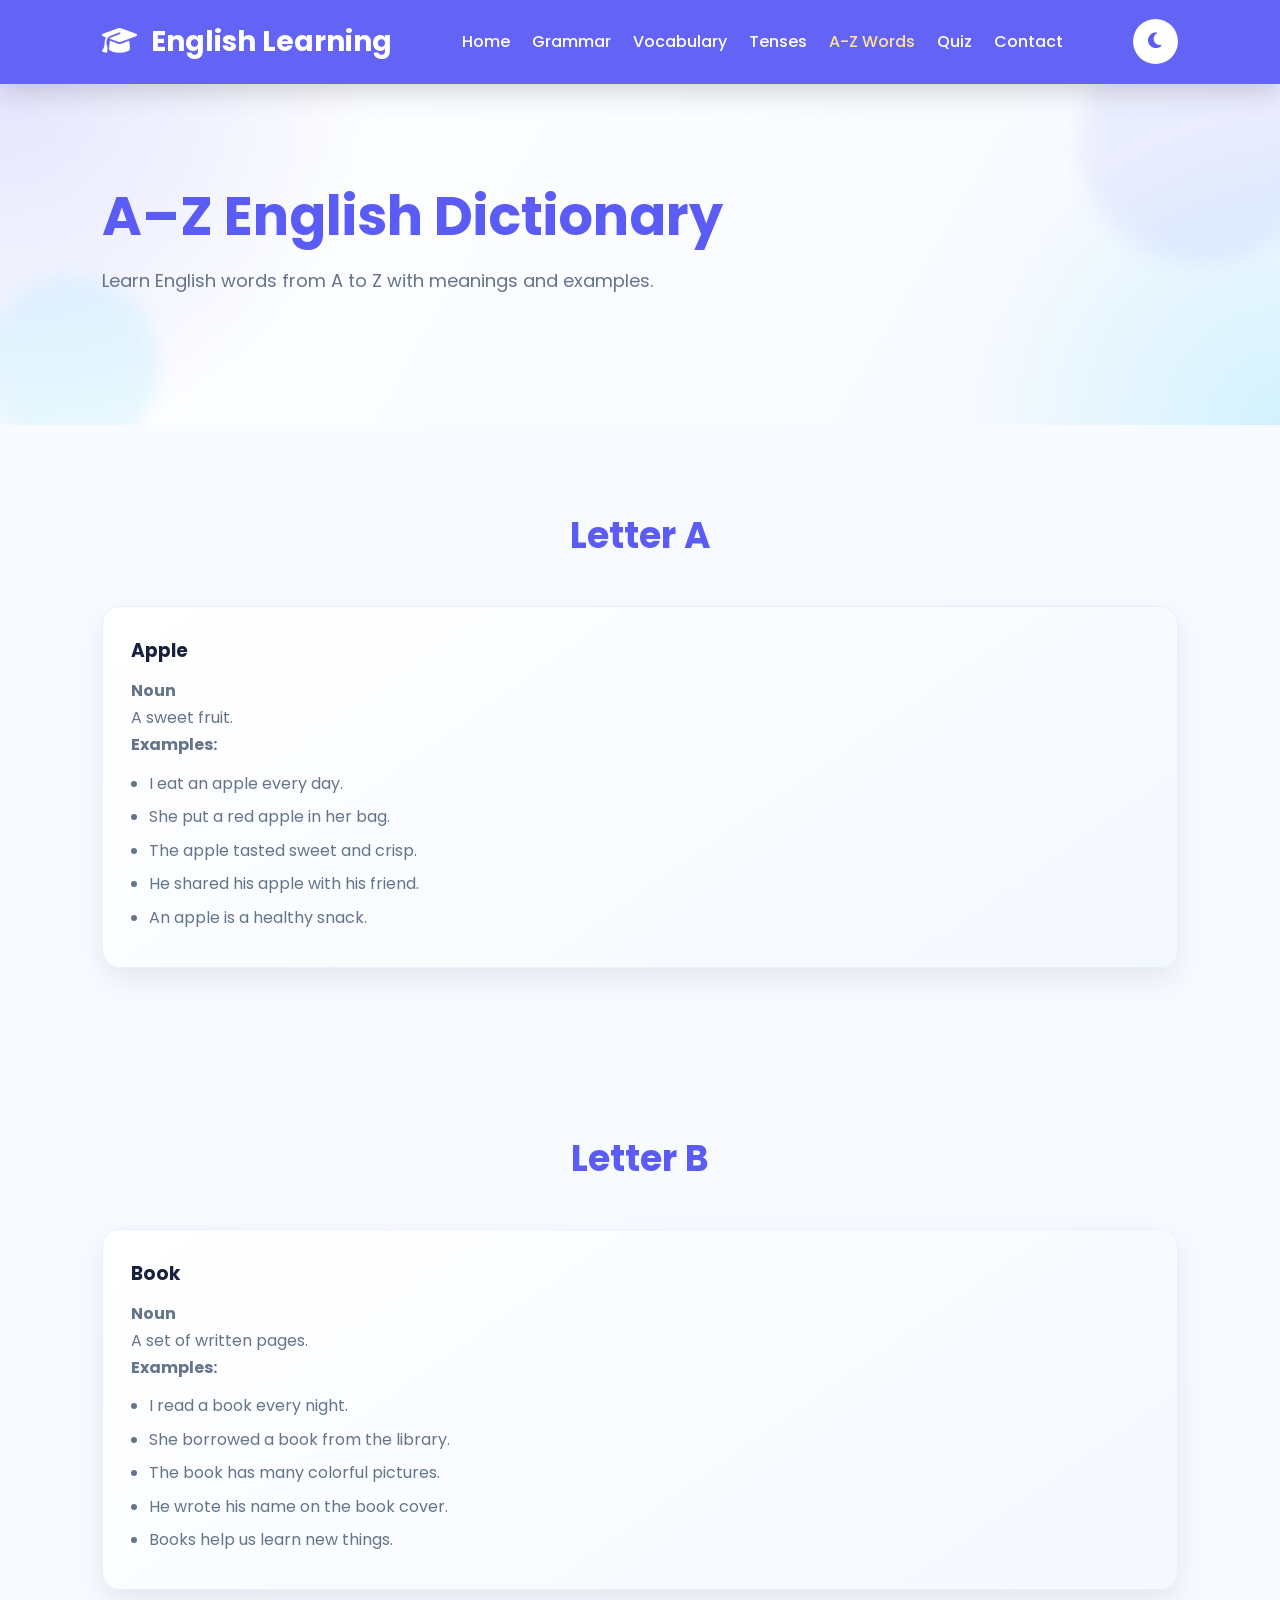
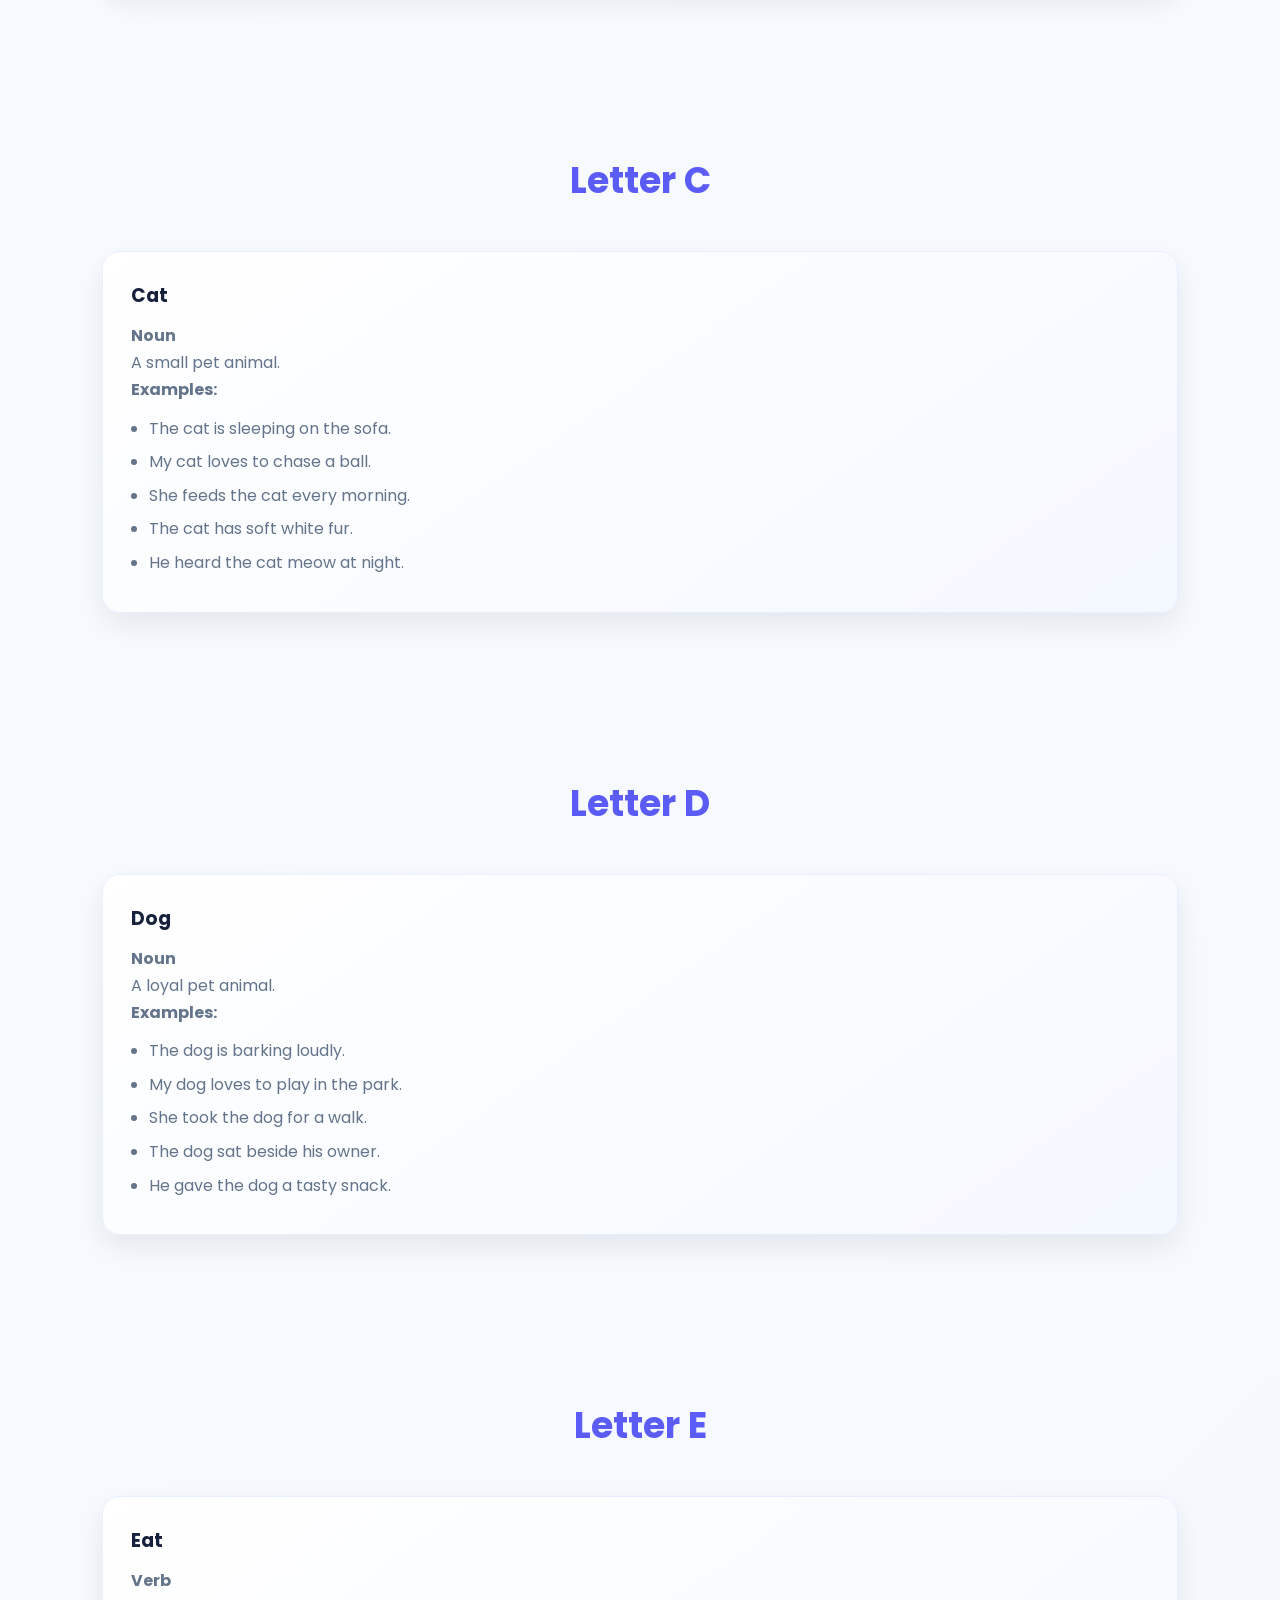
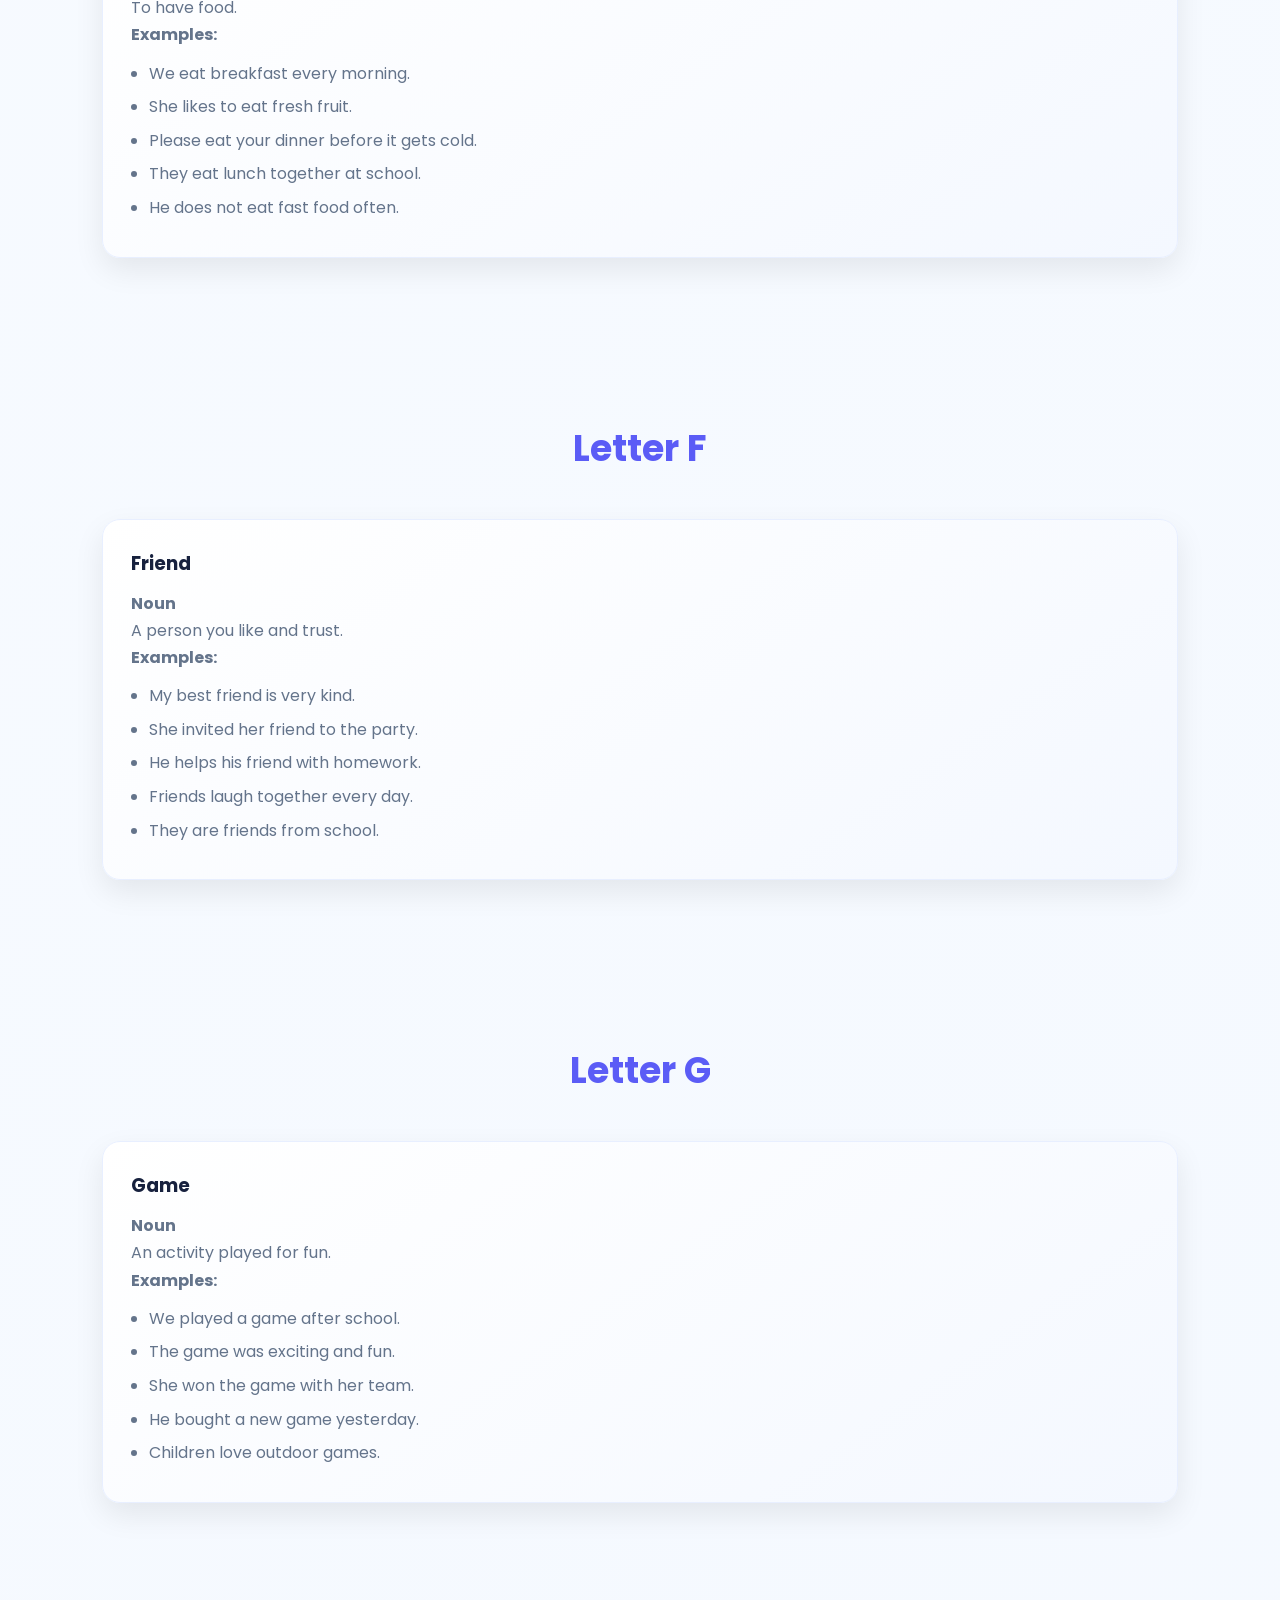
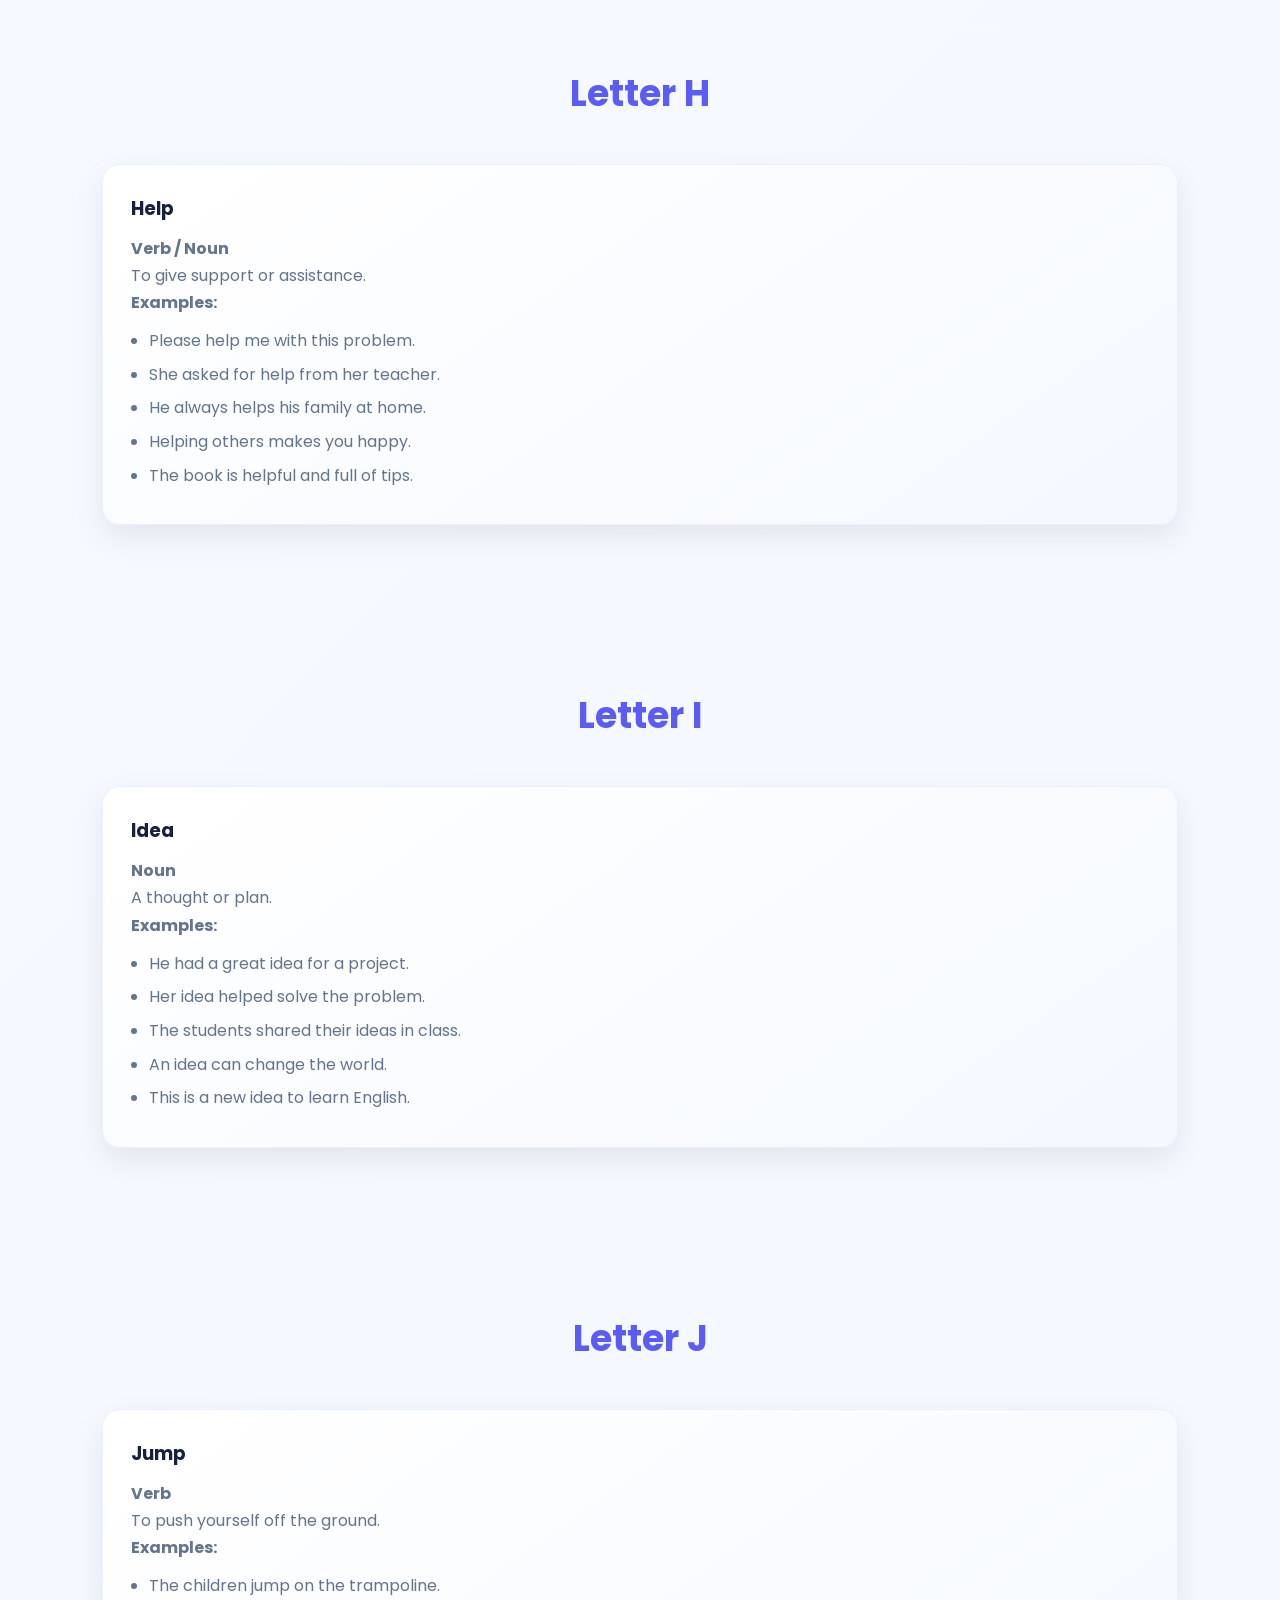
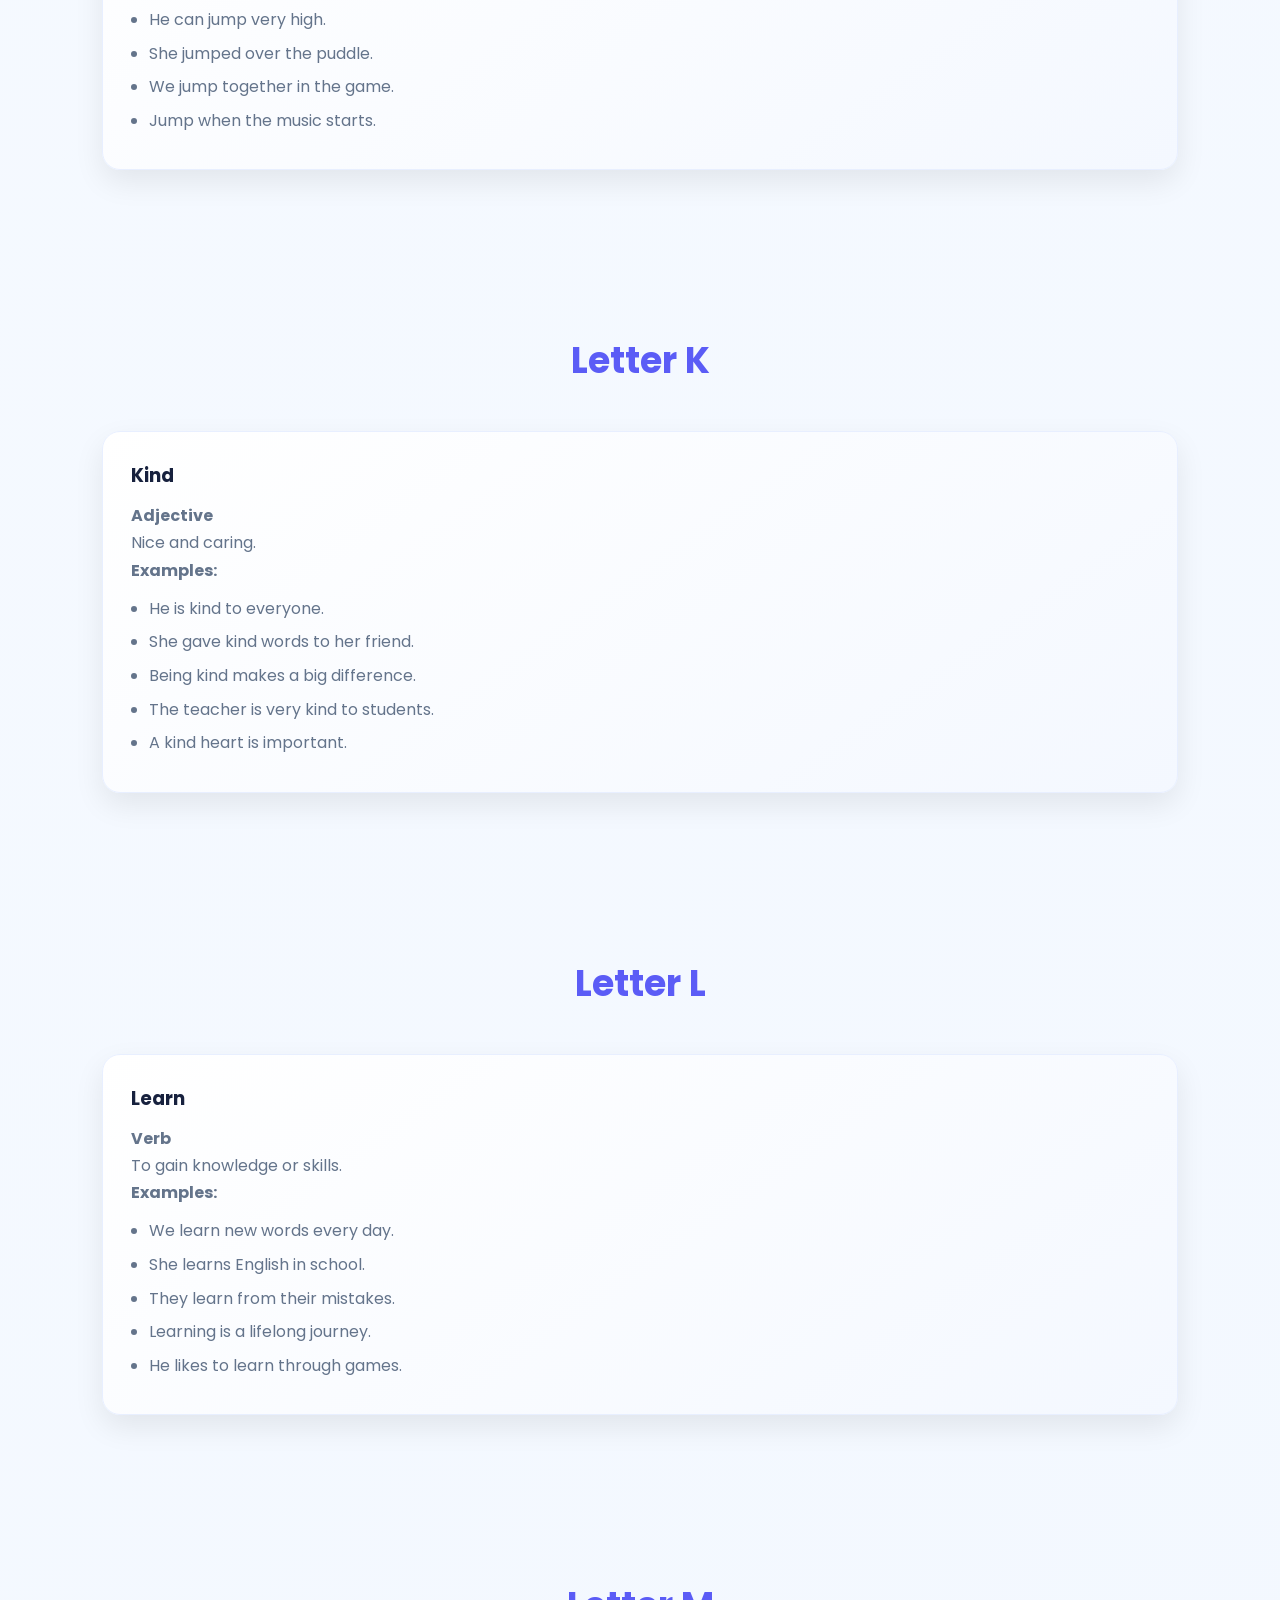
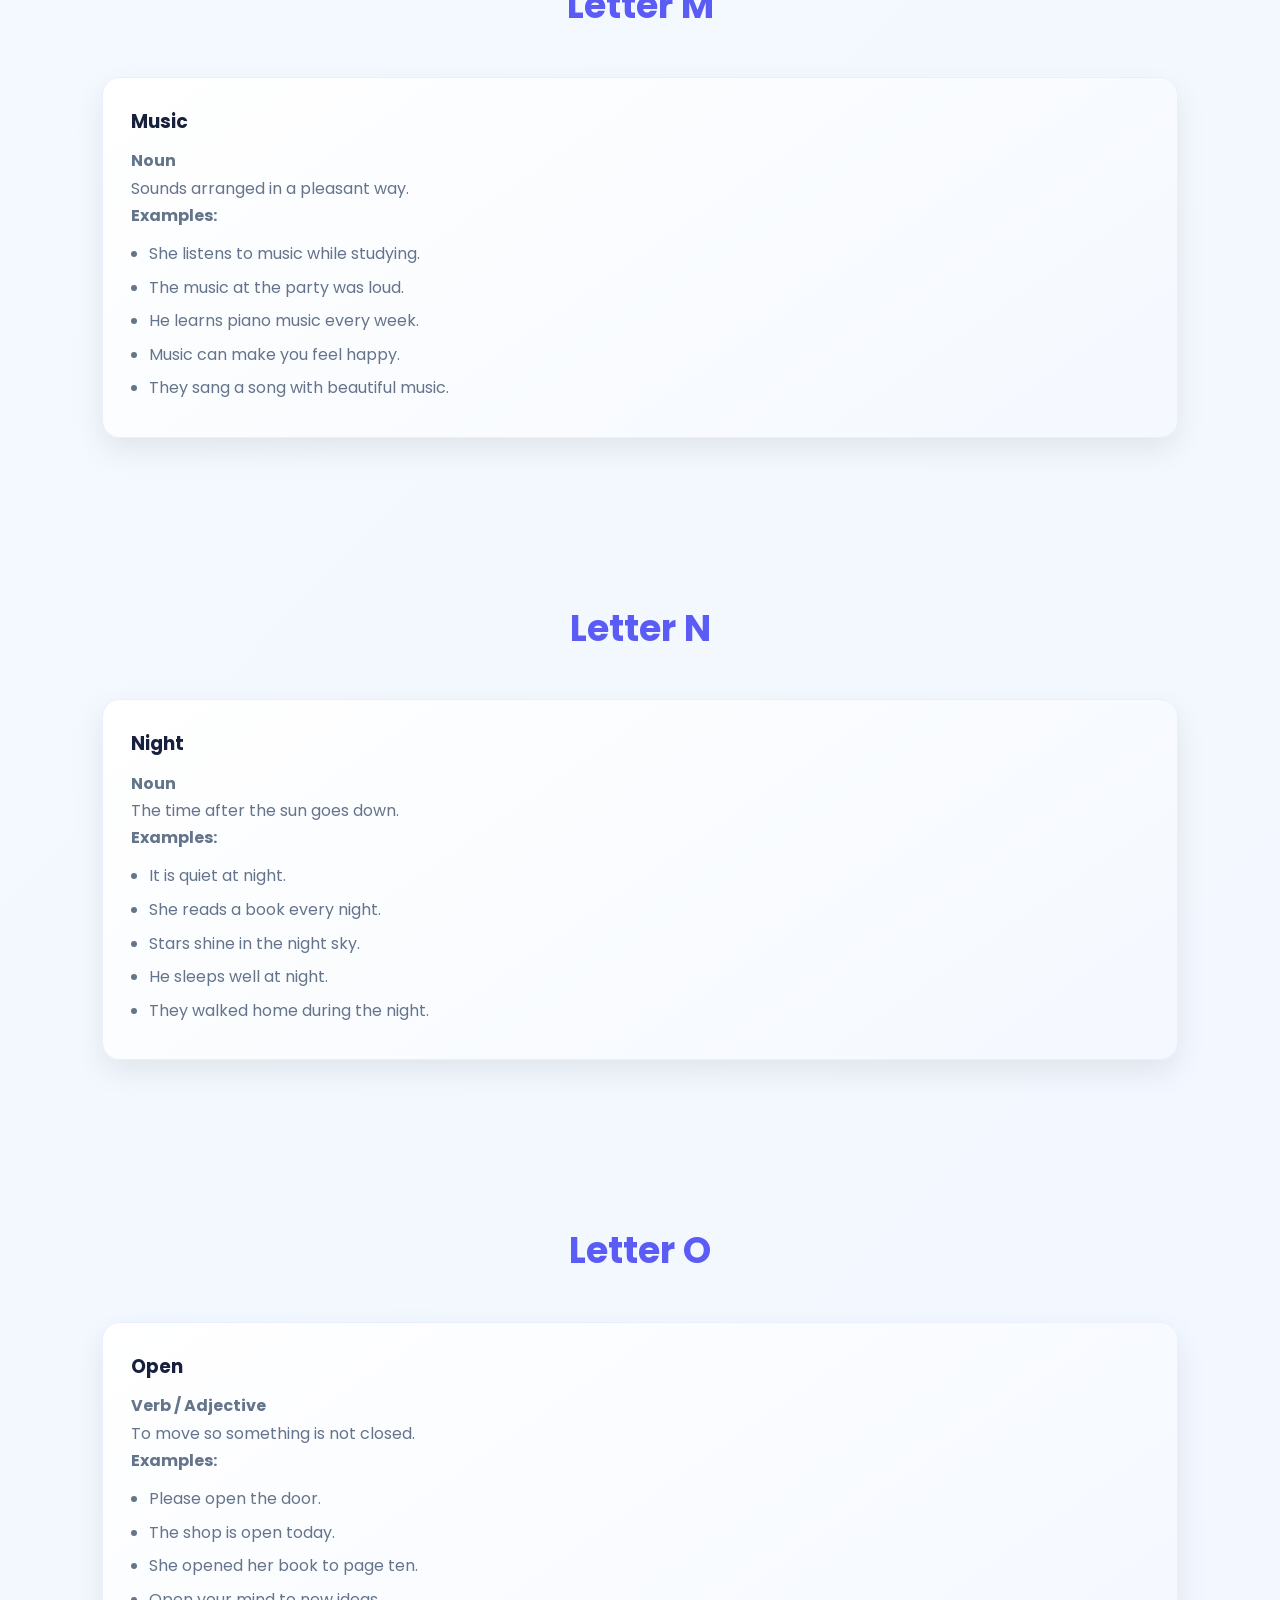
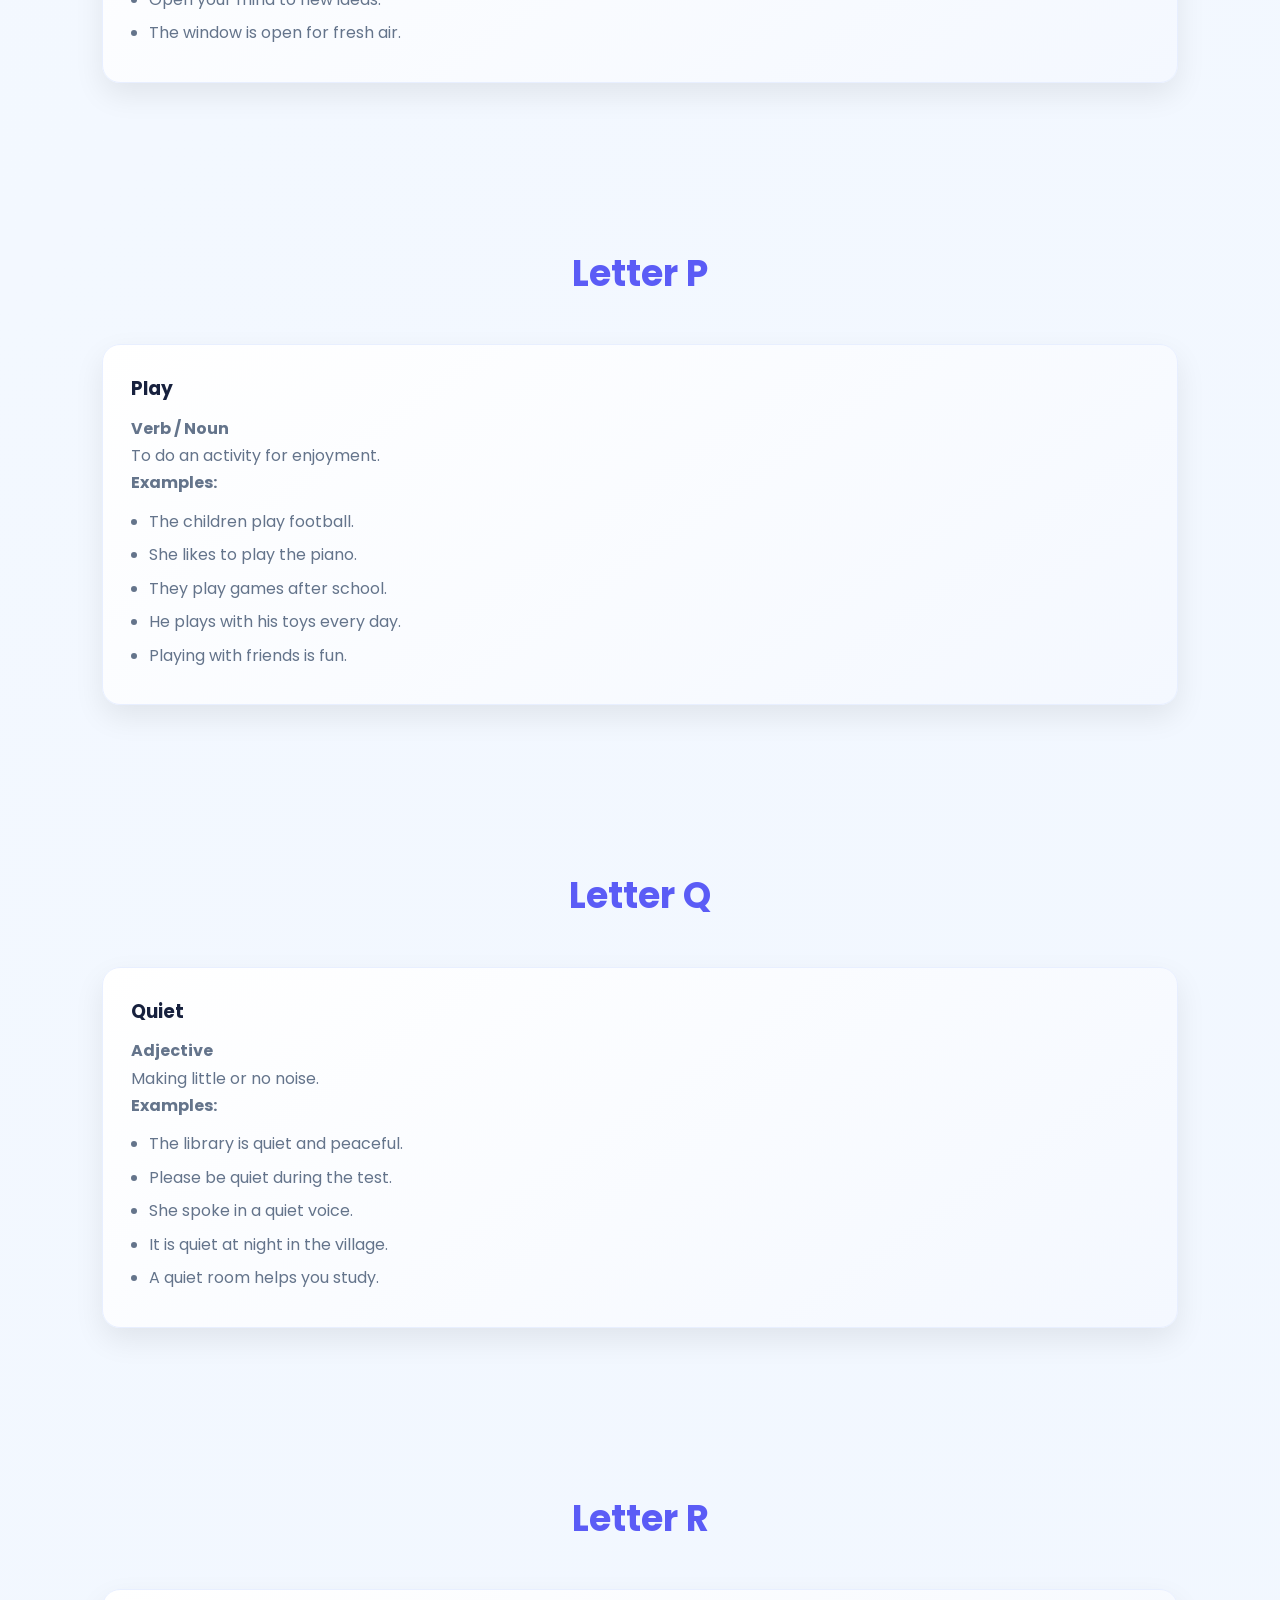
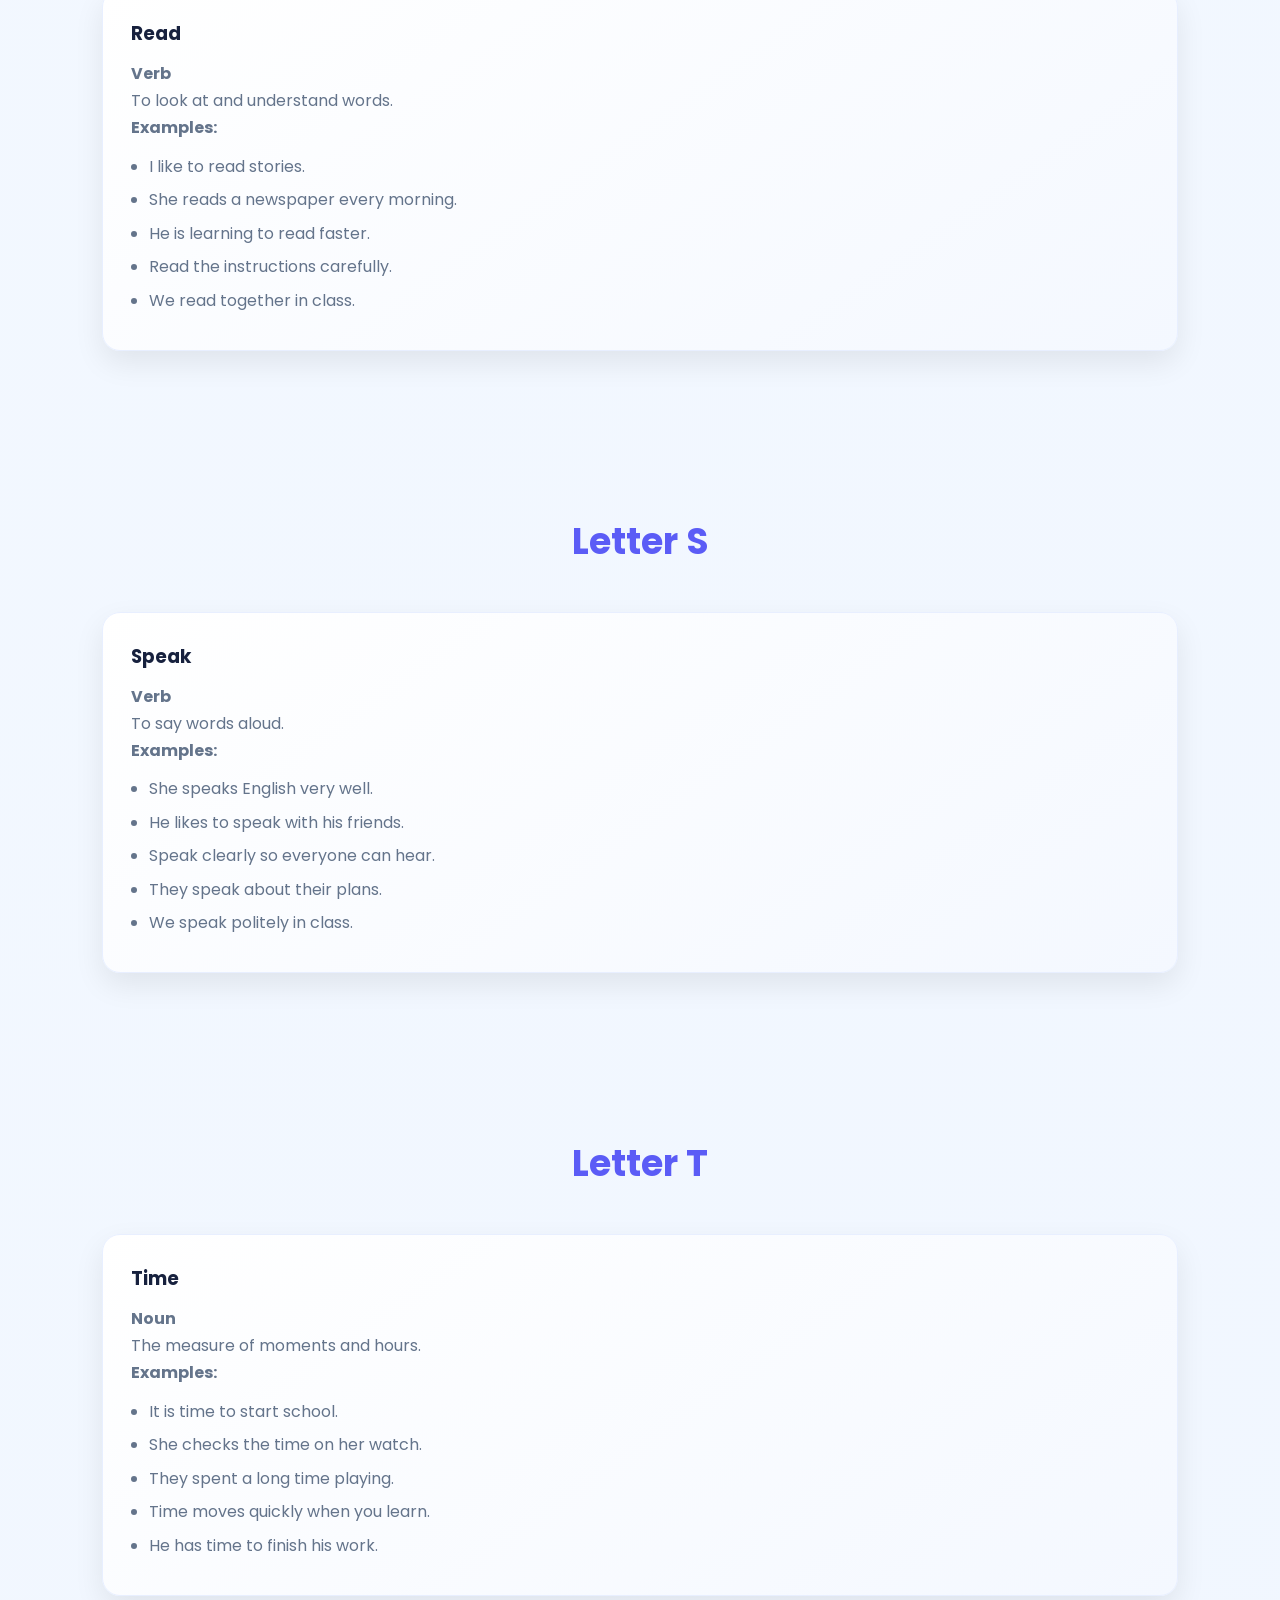
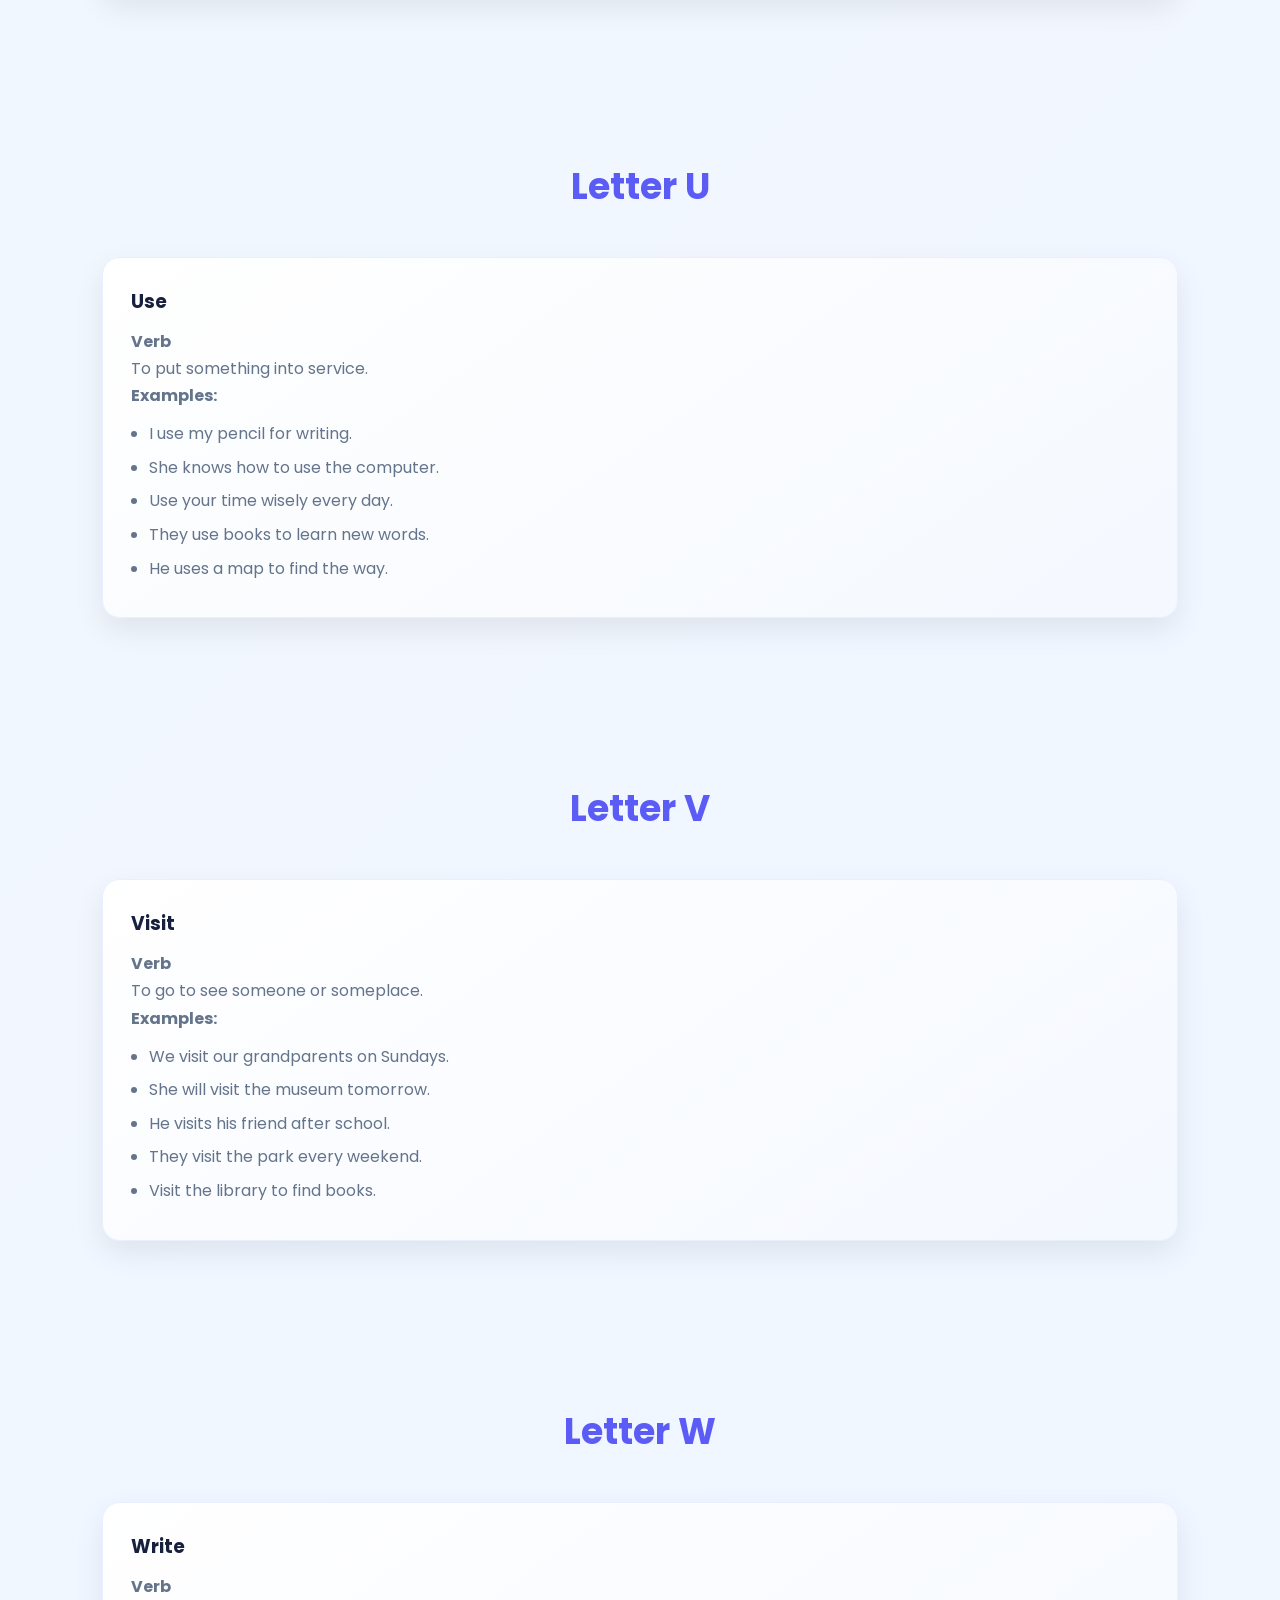
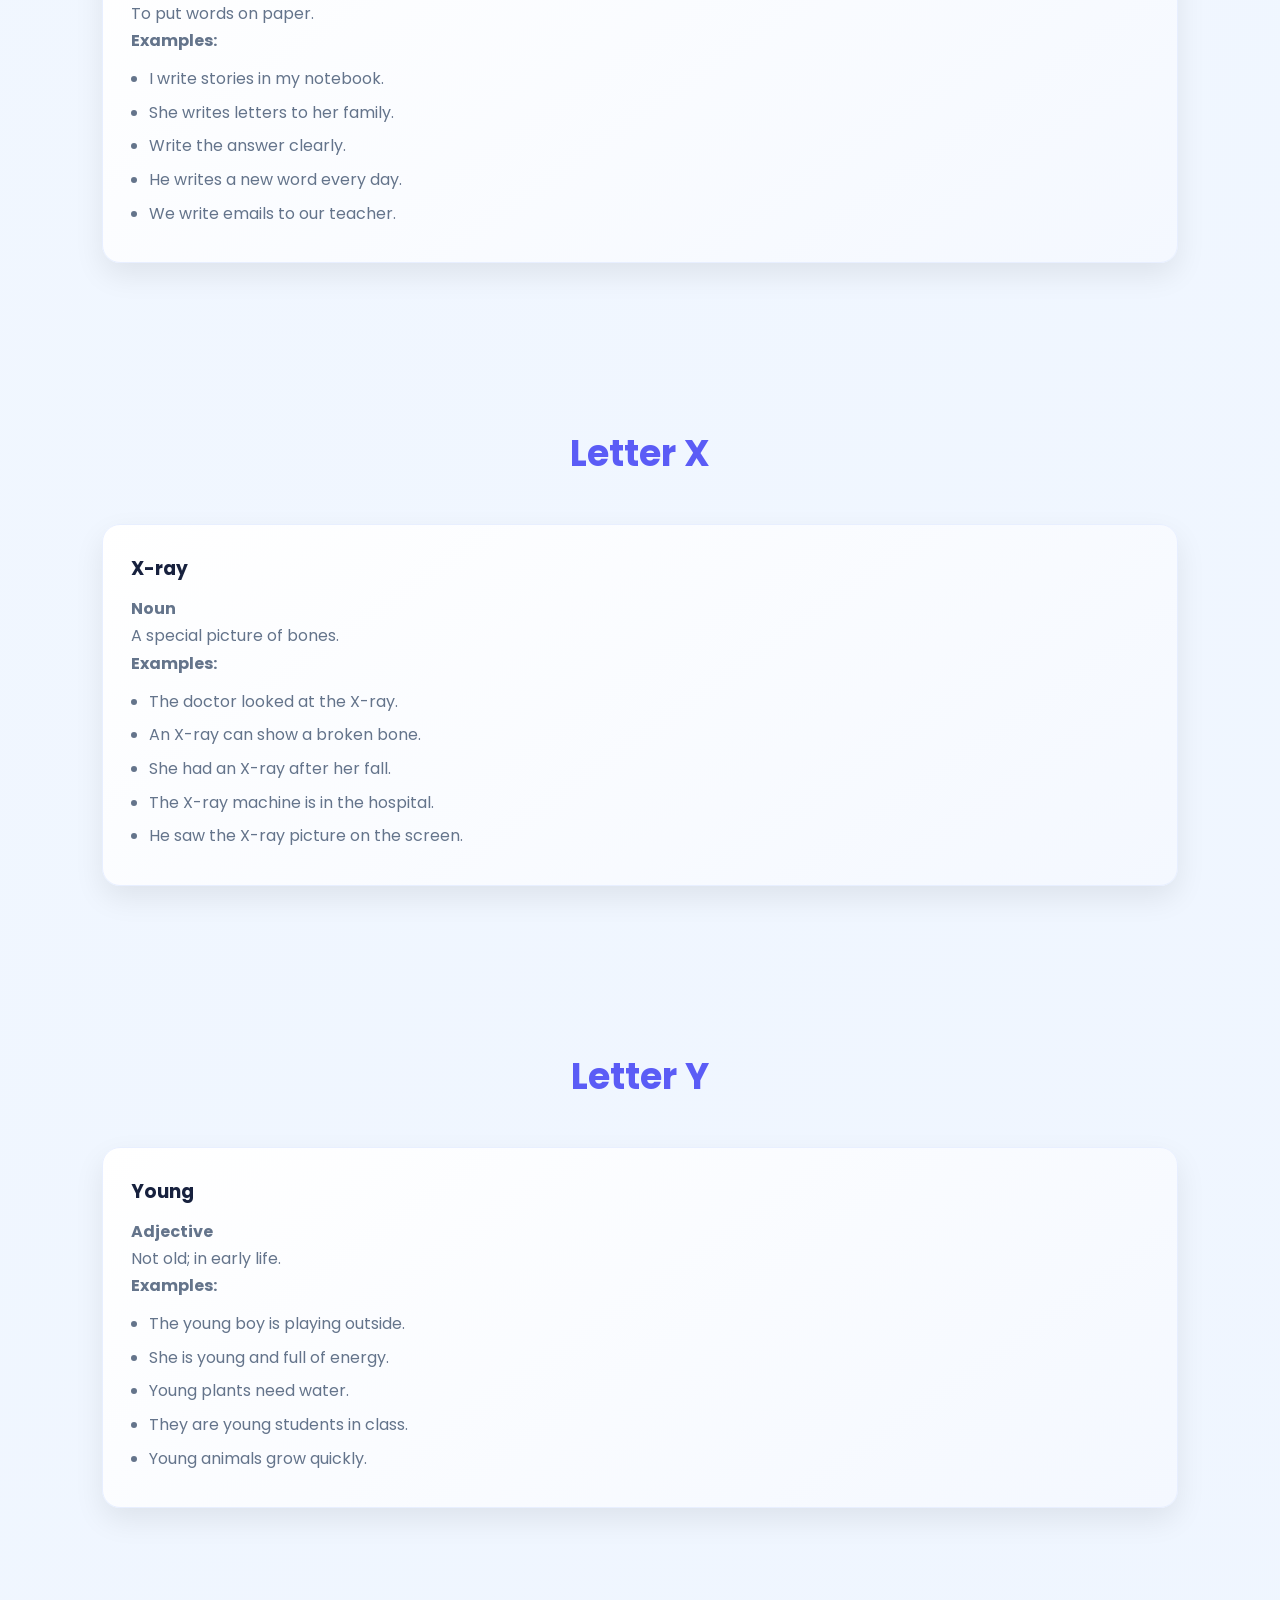
<file: words.html>
<!DOCTYPE html>
<html lang="en">
<head>
<meta charset="UTF-8">
<meta name="viewport" content="width=device-width, initial-scale=1.0">
<title>A-Z Words | English Learning Hub</title>

<link rel="stylesheet" href="style.css">

<link href="https://fonts.googleapis.com/css2?family=Poppins:wght@300;400;500;600;700&display=swap" rel="stylesheet">

<link rel="stylesheet" href="https://cdnjs.cloudflare.com/ajax/libs/font-awesome/6.5.2/css/all.min.css">

</head>

<body>

<nav class="navbar">

<div class="logo">
<i class="fa-solid fa-graduation-cap"></i>
English Learning
</div>

<ul class="nav-links">
<li><a href="index.html">Home</a></li>
<li><a href="grammar.html">Grammar</a></li>
<li><a href="vocabulary.html">Vocabulary</a></li>
<li><a href="tenses.html">Tenses</a></li>
<li><a href="words.html" class="active">A-Z Words</a></li>
<li><a href="quiz.html">Quiz</a></li>
<li><a href="contact.html">Contact</a></li>
</ul>

</nav>

<section class="hero">

<div class="hero-text">

<h1>A–Z English Dictionary</h1>

<p>
Learn English words from A to Z with meanings and examples.
</p>

</div>

</section>

<section>

<h2>Letter A</h2>

<div class="cards">
  <div class="card word-card">
    <h3>Apple</h3>
    <p><b>Noun</b></p>
    <p>A sweet fruit.</p>
    <p><b>Examples:</b></p>
    <ul>
      <li>I eat an apple every day.</li>
      <li>She put a red apple in her bag.</li>
      <li>The apple tasted sweet and crisp.</li>
      <li>He shared his apple with his friend.</li>
      <li>An apple is a healthy snack.</li>
    </ul>
  </div>
</div>

</section>

<section>

<h2>Letter B</h2>

<div class="cards">
  <div class="card word-card">
    <h3>Book</h3>
    <p><b>Noun</b></p>
    <p>A set of written pages.</p>
    <p><b>Examples:</b></p>
    <ul>
      <li>I read a book every night.</li>
      <li>She borrowed a book from the library.</li>
      <li>The book has many colorful pictures.</li>
      <li>He wrote his name on the book cover.</li>
      <li>Books help us learn new things.</li>
    </ul>
  </div>
</div>

</section>

<section>

<h2>Letter C</h2>

<div class="cards">
  <div class="card word-card">
    <h3>Cat</h3>
    <p><b>Noun</b></p>
    <p>A small pet animal.</p>
    <p><b>Examples:</b></p>
    <ul>
      <li>The cat is sleeping on the sofa.</li>
      <li>My cat loves to chase a ball.</li>
      <li>She feeds the cat every morning.</li>
      <li>The cat has soft white fur.</li>
      <li>He heard the cat meow at night.</li>
    </ul>
  </div>
</div>

</section>

<section>

<h2>Letter D</h2>

<div class="cards">
  <div class="card word-card">
    <h3>Dog</h3>
    <p><b>Noun</b></p>
    <p>A loyal pet animal.</p>
    <p><b>Examples:</b></p>
    <ul>
      <li>The dog is barking loudly.</li>
      <li>My dog loves to play in the park.</li>
      <li>She took the dog for a walk.</li>
      <li>The dog sat beside his owner.</li>
      <li>He gave the dog a tasty snack.</li>
    </ul>
  </div>
</div>

</section>

<section>

<h2>Letter E</h2>

<div class="cards">
  <div class="card word-card">
    <h3>Eat</h3>
    <p><b>Verb</b></p>
    <p>To have food.</p>
    <p><b>Examples:</b></p>
    <ul>
      <li>We eat breakfast every morning.</li>
      <li>She likes to eat fresh fruit.</li>
      <li>Please eat your dinner before it gets cold.</li>
      <li>They eat lunch together at school.</li>
      <li>He does not eat fast food often.</li>
    </ul>
  </div>
</div>

</section>

<section>

<h2>Letter F</h2>

<div class="cards">
  <div class="card word-card">
    <h3>Friend</h3>
    <p><b>Noun</b></p>
    <p>A person you like and trust.</p>
    <p><b>Examples:</b></p>
    <ul>
      <li>My best friend is very kind.</li>
      <li>She invited her friend to the party.</li>
      <li>He helps his friend with homework.</li>
      <li>Friends laugh together every day.</li>
      <li>They are friends from school.</li>
    </ul>
  </div>
</div>

</section>

<section>

<h2>Letter G</h2>

<div class="cards">
  <div class="card word-card">
    <h3>Game</h3>
    <p><b>Noun</b></p>
    <p>An activity played for fun.</p>
    <p><b>Examples:</b></p>
    <ul>
      <li>We played a game after school.</li>
      <li>The game was exciting and fun.</li>
      <li>She won the game with her team.</li>
      <li>He bought a new game yesterday.</li>
      <li>Children love outdoor games.</li>
    </ul>
  </div>
</div>

</section>

<section>

<h2>Letter H</h2>

<div class="cards">
  <div class="card word-card">
    <h3>Help</h3>
    <p><b>Verb / Noun</b></p>
    <p>To give support or assistance.</p>
    <p><b>Examples:</b></p>
    <ul>
      <li>Please help me with this problem.</li>
      <li>She asked for help from her teacher.</li>
      <li>He always helps his family at home.</li>
      <li>Helping others makes you happy.</li>
      <li>The book is helpful and full of tips.</li>
    </ul>
  </div>
</div>

</section>

<section>

<h2>Letter I</h2>

<div class="cards">
  <div class="card word-card">
    <h3>Idea</h3>
    <p><b>Noun</b></p>
    <p>A thought or plan.</p>
    <p><b>Examples:</b></p>
    <ul>
      <li>He had a great idea for a project.</li>
      <li>Her idea helped solve the problem.</li>
      <li>The students shared their ideas in class.</li>
      <li>An idea can change the world.</li>
      <li>This is a new idea to learn English.</li>
    </ul>
  </div>
</div>

</section>

<section>

<h2>Letter J</h2>

<div class="cards">
  <div class="card word-card">
    <h3>Jump</h3>
    <p><b>Verb</b></p>
    <p>To push yourself off the ground.</p>
    <p><b>Examples:</b></p>
    <ul>
      <li>The children jump on the trampoline.</li>
      <li>He can jump very high.</li>
      <li>She jumped over the puddle.</li>
      <li>We jump together in the game.</li>
      <li>Jump when the music starts.</li>
    </ul>
  </div>
</div>

</section>

<section>

<h2>Letter K</h2>

<div class="cards">
  <div class="card word-card">
    <h3>Kind</h3>
    <p><b>Adjective</b></p>
    <p>Nice and caring.</p>
    <p><b>Examples:</b></p>
    <ul>
      <li>He is kind to everyone.</li>
      <li>She gave kind words to her friend.</li>
      <li>Being kind makes a big difference.</li>
      <li>The teacher is very kind to students.</li>
      <li>A kind heart is important.</li>
    </ul>
  </div>
</div>

</section>

<section>

<h2>Letter L</h2>

<div class="cards">
  <div class="card word-card">
    <h3>Learn</h3>
    <p><b>Verb</b></p>
    <p>To gain knowledge or skills.</p>
    <p><b>Examples:</b></p>
    <ul>
      <li>We learn new words every day.</li>
      <li>She learns English in school.</li>
      <li>They learn from their mistakes.</li>
      <li>Learning is a lifelong journey.</li>
      <li>He likes to learn through games.</li>
    </ul>
  </div>
</div>

</section>

<section>

<h2>Letter M</h2>

<div class="cards">
  <div class="card word-card">
    <h3>Music</h3>
    <p><b>Noun</b></p>
    <p>Sounds arranged in a pleasant way.</p>
    <p><b>Examples:</b></p>
    <ul>
      <li>She listens to music while studying.</li>
      <li>The music at the party was loud.</li>
      <li>He learns piano music every week.</li>
      <li>Music can make you feel happy.</li>
      <li>They sang a song with beautiful music.</li>
    </ul>
  </div>
</div>

</section>

<section>

<h2>Letter N</h2>

<div class="cards">
  <div class="card word-card">
    <h3>Night</h3>
    <p><b>Noun</b></p>
    <p>The time after the sun goes down.</p>
    <p><b>Examples:</b></p>
    <ul>
      <li>It is quiet at night.</li>
      <li>She reads a book every night.</li>
      <li>Stars shine in the night sky.</li>
      <li>He sleeps well at night.</li>
      <li>They walked home during the night.</li>
    </ul>
  </div>
</div>

</section>

<section>

<h2>Letter O</h2>

<div class="cards">
  <div class="card word-card">
    <h3>Open</h3>
    <p><b>Verb / Adjective</b></p>
    <p>To move so something is not closed.</p>
    <p><b>Examples:</b></p>
    <ul>
      <li>Please open the door.</li>
      <li>The shop is open today.</li>
      <li>She opened her book to page ten.</li>
      <li>Open your mind to new ideas.</li>
      <li>The window is open for fresh air.</li>
    </ul>
  </div>
</div>

</section>

<section>

<h2>Letter P</h2>

<div class="cards">
  <div class="card word-card">
    <h3>Play</h3>
    <p><b>Verb / Noun</b></p>
    <p>To do an activity for enjoyment.</p>
    <p><b>Examples:</b></p>
    <ul>
      <li>The children play football.</li>
      <li>She likes to play the piano.</li>
      <li>They play games after school.</li>
      <li>He plays with his toys every day.</li>
      <li>Playing with friends is fun.</li>
    </ul>
  </div>
</div>

</section>

<section>

<h2>Letter Q</h2>

<div class="cards">
  <div class="card word-card">
    <h3>Quiet</h3>
    <p><b>Adjective</b></p>
    <p>Making little or no noise.</p>
    <p><b>Examples:</b></p>
    <ul>
      <li>The library is quiet and peaceful.</li>
      <li>Please be quiet during the test.</li>
      <li>She spoke in a quiet voice.</li>
      <li>It is quiet at night in the village.</li>
      <li>A quiet room helps you study.</li>
    </ul>
  </div>
</div>

</section>

<section>

<h2>Letter R</h2>

<div class="cards">
  <div class="card word-card">
    <h3>Read</h3>
    <p><b>Verb</b></p>
    <p>To look at and understand words.</p>
    <p><b>Examples:</b></p>
    <ul>
      <li>I like to read stories.</li>
      <li>She reads a newspaper every morning.</li>
      <li>He is learning to read faster.</li>
      <li>Read the instructions carefully.</li>
      <li>We read together in class.</li>
    </ul>
  </div>
</div>

</section>

<section>

<h2>Letter S</h2>

<div class="cards">
  <div class="card word-card">
    <h3>Speak</h3>
    <p><b>Verb</b></p>
    <p>To say words aloud.</p>
    <p><b>Examples:</b></p>
    <ul>
      <li>She speaks English very well.</li>
      <li>He likes to speak with his friends.</li>
      <li>Speak clearly so everyone can hear.</li>
      <li>They speak about their plans.</li>
      <li>We speak politely in class.</li>
    </ul>
  </div>
</div>

</section>

<section>

<h2>Letter T</h2>

<div class="cards">
  <div class="card word-card">
    <h3>Time</h3>
    <p><b>Noun</b></p>
    <p>The measure of moments and hours.</p>
    <p><b>Examples:</b></p>
    <ul>
      <li>It is time to start school.</li>
      <li>She checks the time on her watch.</li>
      <li>They spent a long time playing.</li>
      <li>Time moves quickly when you learn.</li>
      <li>He has time to finish his work.</li>
    </ul>
  </div>
</div>

</section>

<section>

<h2>Letter U</h2>

<div class="cards">
  <div class="card word-card">
    <h3>Use</h3>
    <p><b>Verb</b></p>
    <p>To put something into service.</p>
    <p><b>Examples:</b></p>
    <ul>
      <li>I use my pencil for writing.</li>
      <li>She knows how to use the computer.</li>
      <li>Use your time wisely every day.</li>
      <li>They use books to learn new words.</li>
      <li>He uses a map to find the way.</li>
    </ul>
  </div>
</div>

</section>

<section>

<h2>Letter V</h2>

<div class="cards">
  <div class="card word-card">
    <h3>Visit</h3>
    <p><b>Verb</b></p>
    <p>To go to see someone or someplace.</p>
    <p><b>Examples:</b></p>
    <ul>
      <li>We visit our grandparents on Sundays.</li>
      <li>She will visit the museum tomorrow.</li>
      <li>He visits his friend after school.</li>
      <li>They visit the park every weekend.</li>
      <li>Visit the library to find books.</li>
    </ul>
  </div>
</div>

</section>

<section>

<h2>Letter W</h2>

<div class="cards">
  <div class="card word-card">
    <h3>Write</h3>
    <p><b>Verb</b></p>
    <p>To put words on paper.</p>
    <p><b>Examples:</b></p>
    <ul>
      <li>I write stories in my notebook.</li>
      <li>She writes letters to her family.</li>
      <li>Write the answer clearly.</li>
      <li>He writes a new word every day.</li>
      <li>We write emails to our teacher.</li>
    </ul>
  </div>
</div>

</section>

<section>

<h2>Letter X</h2>

<div class="cards">
  <div class="card word-card">
    <h3>X-ray</h3>
    <p><b>Noun</b></p>
    <p>A special picture of bones.</p>
    <p><b>Examples:</b></p>
    <ul>
      <li>The doctor looked at the X-ray.</li>
      <li>An X-ray can show a broken bone.</li>
      <li>She had an X-ray after her fall.</li>
      <li>The X-ray machine is in the hospital.</li>
      <li>He saw the X-ray picture on the screen.</li>
    </ul>
  </div>
</div>

</section>

<section>

<h2>Letter Y</h2>

<div class="cards">
  <div class="card word-card">
    <h3>Young</h3>
    <p><b>Adjective</b></p>
    <p>Not old; in early life.</p>
    <p><b>Examples:</b></p>
    <ul>
      <li>The young boy is playing outside.</li>
      <li>She is young and full of energy.</li>
      <li>Young plants need water.</li>
      <li>They are young students in class.</li>
      <li>Young animals grow quickly.</li>
    </ul>
  </div>
</div>

</section>

<section>

<h2>Letter Z</h2>

<div class="cards">
  <div class="card word-card">
    <h3>Zoo</h3>
    <p><b>Noun</b></p>
    <p>A place where animals live for people to see.</p>
    <p><b>Examples:</b></p>
    <ul>
      <li>We went to the zoo last weekend.</li>
      <li>The zoo has many animals to see.</li>
      <li>She fed the giraffe at the zoo.</li>
      <li>The zoo is a fun place for children.</li>
      <li>He took pictures of the lion at the zoo.</li>
    </ul>
  </div>
</div>

</section>

<!-- Footer -->

<h2>Letter B</h2>

<div class="cards">

<div class="card">
<h3>Book</h3>
<p><b>Noun</b></p>
<p>A set of written pages.</p>
<p>Example: I read a book every night.</p>
</div>

<div class="card">
<h3>Brave</h3>
<p><b>Adjective</b></p>
<p>Showing courage.</p>
<p>Example: The soldier was brave.</p>
</div>

<div class="card">
<h3>Build</h3>
<p><b>Verb</b></p>
<p>To make something.</p>
<p>Example: They build houses.</p>
</div>

</div>

</section>

<!-- Letter C -->

<section>

<h2>Letter C</h2>

<div class="cards">

<div class="card">
<h3>Cat</h3>
<p><b>Noun</b></p>
<p>A small pet animal.</p>
<p>Example: The cat is sleeping.</p>
</div>

<div class="card">
<h3>Clean</h3>
<p><b>Adjective / Verb</b></p>
<p>Free from dirt.</p>
<p>Example: Keep your room clean.</p>
</div>

<div class="card">
<h3>Create</h3>
<p><b>Verb</b></p>
<p>To make something new.</p>
<p>Example: We create websites.</p>
</div>

</div>

</section>

<!-- Letter D -->

<section>

<h2>Letter D</h2>

<div class="cards">

<div class="card">
<h3>Dog</h3>
<p><b>Noun</b></p>
<p>A loyal pet animal.</p>
<p>Example: The dog is barking.</p>
</div>

<div class="card">
<h3>Dance</h3>
<p><b>Verb</b></p>
<p>To move to music.</p>
<p>Example: They dance well.</p>
</div>

<div class="card">
<h3>Dark</h3>
<p><b>Adjective</b></p>
<p>Having little light.</p>
<p>Example: The room is dark.</p>
</div>

</div>

</section>

<!-- Letter E -->

<section>

<h2>Letter E</h2>

<div class="cards">

<div class="card">
<h3>Eat</h3>
<p><b>Verb</b></p>
<p>To have food.</p>
<p>Example: We eat breakfast every morning.</p>
</div>

<div class="card">
<h3>Easy</h3>
<p><b>Adjective</b></p>
<p>Not difficult.</p>
<p>Example: English is easy with practice.</p>
</div>

<div class="card">
<h3>Elephant</h3>
<p><b>Noun</b></p>
<p>A very large animal.</p>
<p>Example: The elephant is strong.</p>
</div>

</div>

</section>

<!-- Footer -->

<footer>

<h3>English Learning Hub</h3>

<p>Learn New English Words Every Day.</p>

<div class="social">

<i class="fab fa-facebook"></i>
<i class="fab fa-instagram"></i>
<i class="fab fa-youtube"></i>
<i class="fab fa-linkedin"></i>

</div>

<p>© 2026 English Learning Hub. All Rights Reserved.</p>

</footer>

<script src="script.js"></script>

</body>
</html>
</file>
<file: style.css>
/* ===========================
   GOOGLE FONT & RESET
=========================== */

:root {
  --primary: #5b5cf6;
  --secondary: #ff7a59;
  --accent: #00c2ff;
  --dark: #17213e;
  --text: #22304a;
  --muted: #64748b;
}

* {
  margin: 0;
  padding: 0;
  box-sizing: border-box;
}

html {
  scroll-behavior: smooth;
}

body {
  font-family: 'Poppins', sans-serif;
  background: linear-gradient(135deg, #f8fbff 0%, #eef5ff 100%);
  color: var(--text);
  line-height: 1.7;
}

/* ===========================
   NAVBAR
=========================== */

.navbar {
  display: flex;
  justify-content: space-between;
  align-items: center;
  padding: 18px 8%;
  background: rgba(91, 92, 246, 0.95);
  backdrop-filter: blur(14px);
  color: #fff;
  position: sticky;
  top: 0;
  z-index: 1000;
  box-shadow: 0 8px 25px rgba(0, 0, 0, 0.16);
}

.logo {
  font-size: 28px;
  font-weight: 700;
}

.logo i {
  margin-right: 8px;
}

.nav-links {
  display: flex;
  list-style: none;
  gap: 22px;
}

.nav-links a {
  text-decoration: none;
  color: #fff;
  font-weight: 500;
  transition: 0.3s;
}

.nav-links a:hover,
.nav-links a.active {
  color: #ffe58f;
}

.nav-toggle {
  display: none;
  align-items: center;
  justify-content: center;
  width: 44px;
  height: 44px;
  border: none;
  border-radius: 50%;
  background: rgba(255, 255, 255, 0.2);
  color: #fff;
  cursor: pointer;
  transition: 0.3s;
}

.nav-toggle:hover {
  background: rgba(255, 255, 255, 0.3);
}

#darkBtn {
  background: #fff;
  color: var(--primary);
  border: none;
  width: 45px;
  height: 45px;
  border-radius: 50%;
  cursor: pointer;
  font-size: 18px;
  transition: 0.3s;
}

#darkBtn:hover {
  transform: rotate(180deg);
}

/* ===========================
   HERO
=========================== */

.hero {
  display: flex;
  align-items: center;
  justify-content: space-between;
  padding: 100px 8%;
  gap: 50px;
  position: relative;
  overflow: hidden;
  background: radial-gradient(circle at top left, rgba(91, 92, 246, 0.16), transparent 28%),
              radial-gradient(circle at bottom right, rgba(0, 194, 255, 0.14), transparent 24%),
              linear-gradient(120deg, #ffffff 0%, #f5f9ff 100%);
}

.hero::before,
.hero::after {
  content: '';
  position: absolute;
  border-radius: 50%;
  filter: blur(10px);
  opacity: 0.4;
}

.hero::before {
  width: 240px;
  height: 240px;
  background: rgba(91, 92, 246, 0.2);
  top: -60px;
  right: -40px;
}

.hero::after {
  width: 180px;
  height: 180px;
  background: rgba(0, 194, 255, 0.2);
  bottom: -30px;
  left: -20px;
}

.hero-text {
  flex: 1;
  position: relative;
  z-index: 2;
  animation: fadeUp 0.9s ease both;
}

.hero-badge {
  display: inline-block;
  background: #fff1e8;
  color: var(--secondary);
  padding: 8px 14px;
  border-radius: 999px;
  font-weight: 600;
  margin-bottom: 16px;
}

.hero-text h1 {
  font-size: 54px;
  color: var(--primary);
  margin-bottom: 18px;
  line-height: 1.2;
}

.hero-text p {
  font-size: 18px;
  color: var(--muted);
  margin-bottom: 28px;
  max-width: 620px;
}

.hero-buttons {
  display: flex;
  gap: 16px;
  flex-wrap: wrap;
  margin-bottom: 24px;
}

.btn {
  padding: 14px 26px;
  border-radius: 999px;
  text-decoration: none;
  font-weight: 600;
  transition: 0.3s;
  display: inline-block;
  box-shadow: 0 10px 20px rgba(91, 92, 246, 0.15);
  position: relative;
  overflow: hidden;
}

.btn::before {
  content: '';
  position: absolute;
  inset: 0;
  background: linear-gradient(90deg, transparent, rgba(255,255,255,0.25), transparent);
  transform: translateX(-100%);
  transition: 0.6s;
}

.btn:hover::before {
  transform: translateX(100%);
}

.blue {
  background: linear-gradient(90deg, var(--primary), #2563eb);
  color: #fff;
}

.blue:hover {
  transform: translateY(-3px);
  box-shadow: 0 10px 20px rgba(37, 99, 235, 0.22);
}

.white {
  background: #fff;
  color: var(--primary);
  border: 2px solid #dce7ff;
}

.white:hover {
  background: var(--primary);
  color: #fff;
}

.hero-stats {
  display: flex;
  gap: 16px;
  flex-wrap: wrap;
  margin-top: 8px;
}

.hero-stats div {
  background: rgba(255, 255, 255, 0.88);
  padding: 12px 16px;
  border-radius: 14px;
  box-shadow: 0 8px 20px rgba(0, 0, 0, 0.08);
  min-width: 110px;
  border: 1px solid #e8efff;
}

.hero-highlights {
  display: flex;
  gap: 12px;
  flex-wrap: wrap;
  margin-top: 18px;
}

.highlight-pill {
  display: inline-flex;
  align-items: center;
  gap: 8px;
  padding: 10px 14px;
  border-radius: 999px;
  background: rgba(255, 255, 255, 0.9);
  color: var(--primary);
  font-size: 14px;
  font-weight: 600;
  border: 1px solid #e8efff;
  box-shadow: 0 8px 18px rgba(0, 0, 0, 0.06);
}

.highlight-pill i {
  color: var(--secondary);
}

.hero-stats strong {
  display: block;
  color: var(--secondary);
  font-size: 20px;
}

.hero-stats span {
  color: var(--muted);
  font-size: 14px;
}

.hero-image {
  flex: 1;
  position: relative;
  z-index: 2;
  animation: fadeUp 1.1s ease both;
}

.hero-image img {
  width: 100%;
  border-radius: 24px;
  box-shadow: 0 18px 45px rgba(0, 0, 0, 0.18);
  animation: float 4s ease-in-out infinite;
}

/* ===========================
   COMMON SECTION
=========================== */

section {
  padding: 80px 8%;
  animation: fadeUp 0.8s ease both;
}

section h2 {
  text-align: center;
  font-size: 36px;
  color: var(--primary);
  margin-bottom: 40px;
}

.section-intro {
  max-width: 760px;
  margin: 0 auto 36px;
  text-align: center;
}

.section-intro p {
  color: var(--muted);
  font-size: 17px;
}

.info-grid,
.steps-grid,
.testimonial-grid {
  display: grid;
  grid-template-columns: repeat(auto-fit, minmax(240px, 1fr));
  gap: 24px;
}

.info-card,
.step-card,
.testimonial-card {
  background: linear-gradient(145deg, #ffffff, #f4f8ff);
  border: 1px solid #e3ebff;
  border-radius: 18px;
  padding: 24px;
  box-shadow: 0 12px 30px rgba(0, 0, 0, 0.06);
}

.info-card i,
.step-card span {
  display: inline-flex;
  align-items: center;
  justify-content: center;
  width: 46px;
  height: 46px;
  border-radius: 50%;
  background: linear-gradient(90deg, var(--primary), var(--accent));
  color: #fff;
  margin-bottom: 14px;
  font-size: 20px;
}

.info-card h3,
.step-card h3 {
  color: var(--dark);
  margin-bottom: 10px;
}

.info-card p,
.step-card p,
.testimonial-card p {
  color: var(--muted);
}

.step-card span {
  font-weight: 700;
}

.testimonial-card {
  text-align: left;
}

.testimonial-card strong {
  display: inline-block;
  margin-top: 14px;
  color: var(--primary);
}

/* ===========================
   CARDS
=========================== */

.cards {
  display: grid;
  grid-template-columns: repeat(auto-fit, minmax(240px, 1fr));
  gap: 24px;
}

.card {
  background: linear-gradient(145deg, #ffffff, #f4f8ff);
  border-radius: 18px;
  padding: 28px;
  text-align: center;
  box-shadow: 0 12px 30px rgba(0, 0, 0, 0.08);
  transition: 0.35s;
  border: 1px solid #e8efff;
}

.card:hover {
  transform: translateY(-10px);
  box-shadow: 0 16px 35px rgba(0, 0, 0, 0.12);
}

.learn-card:hover,
.info-card:hover,
.step-card:hover,
.testimonial-card:hover {
  transform: translateY(-8px);
  box-shadow: 0 18px 35px rgba(0, 0, 0, 0.1);
}

.card i {
  font-size: 42px;
  color: var(--secondary);
  margin-bottom: 14px;
}

.card h3 {
  margin-bottom: 10px;
  color: var(--dark);
}

.card p {
  color: var(--muted);
}

.word-card {
  text-align: left;
}

.word-card ul {
  margin-top: 12px;
  padding-left: 18px;
  color: var(--muted);
}

.word-card ul li {
  margin-bottom: 8px;
  line-height: 1.6;
}

.card button {
  margin-top: 16px;
  background: linear-gradient(90deg, var(--primary), var(--accent));
  color: #fff;
  border: none;
  padding: 10px 18px;
  border-radius: 999px;
  cursor: pointer;
  transition: 0.3s;
}

.card button:hover {
  transform: scale(1.05);
}

.learn {
  background: linear-gradient(135deg, #eef7ff, #f9f9ff);
}

.learn-grid {
  display: grid;
  grid-template-columns: repeat(3, minmax(240px, 1fr));
  gap: 24px;
}

.learn-card {
  background: linear-gradient(180deg, #ffffff, #f4f8ff);
  border: 1px solid #dce9ff;
  border-radius: 22px;
  padding: 30px;
  text-align: left;
  box-shadow: 0 18px 40px rgba(46, 118, 255, 0.08);
}

.learn-card h3 {
  color: var(--primary);
  margin-bottom: 14px;
}

.learn-card p {
  color: var(--muted);
  margin-bottom: 22px;
}

.top-words {
  padding: 60px 8%;
  background: linear-gradient(135deg, #faf7ff, #eef7ff);
}

.word-grid {
  display: flex;
  flex-wrap: wrap;
  justify-content: center;
  gap: 14px;
  margin-top: 20px;
}

.word-grid span {
  background: #fff;
  color: var(--primary);
  border: 1px solid #dce7ff;
  padding: 14px 20px;
  border-radius: 999px;
  font-weight: 600;
  box-shadow: 0 12px 30px rgba(40, 84, 255, 0.08);
}

/* ===========================
   WORD OF THE DAY
=========================== */

.vocabulary {
  background: linear-gradient(135deg, #f2f7ff, #eef8ff);
}

.word-box {
  max-width: 760px;
  margin: auto;
  background: #fff;
  padding: 35px;
  border-radius: 20px;
  text-align: center;
  box-shadow: 0 16px 35px rgba(0, 0, 0, 0.08);
}

.word-tag {
  display: inline-block;
  background: #ffe7dc;
  color: var(--secondary);
  padding: 8px 12px;
  border-radius: 999px;
  margin-bottom: 12px;
  font-weight: 600;
}

.word-box h3 {
  font-size: 36px;
  color: var(--primary);
}

.word-box h4 {
  color: var(--muted);
  margin: 10px 0 18px;
}

.word-box p {
  margin: 12px 0;
  font-size: 17px;
}

.word-box span {
  font-weight: 700;
  color: var(--dark);
}

.study-tips {
  padding-top: 20px;
}

.tips-grid {
  display: grid;
  grid-template-columns: repeat(auto-fit, minmax(220px, 1fr));
  gap: 20px;
  max-width: 1000px;
  margin: 0 auto;
}

.tip-card {
  display: block;
  text-decoration: none;
  background: linear-gradient(135deg, #ffffff, #f5f9ff);
  border: 1px solid #e2ebff;
  border-radius: 16px;
  padding: 24px;
  text-align: left;
  box-shadow: 0 10px 25px rgba(0, 0, 0, 0.06);
  transition: 0.3s;
}

.tip-card:hover {
  transform: translateY(-6px);
  box-shadow: 0 14px 28px rgba(0, 0, 0, 0.1);
}

.tip-card i {
  font-size: 28px;
  color: var(--secondary);
  margin-bottom: 12px;
}

.tip-card h3 {
  color: var(--dark);
  margin-bottom: 8px;
}

.tip-card p {
  color: var(--muted);
  font-size: 15px;
}

/* ===========================
   QUIZ
=========================== */

.quiz-box {
  max-width: 900px;
  margin: auto;
  background: #fff;
  padding: 35px;
  border-radius: 20px;
  box-shadow: 0 16px 35px rgba(0, 0, 0, 0.08);
}

.quiz-question {
  margin-bottom: 22px;
  padding: 18px;
  background: #f8fbff;
  border: 1px solid #e5efff;
  border-radius: 16px;
}

.quiz-question h3 {
  margin-bottom: 15px;
  color: var(--primary);
  text-align: left;
  font-size: 18px;
}

.score-box {
  margin: 0 0 20px;
  padding: 14px 18px;
  display: inline-block;
  background: linear-gradient(90deg, var(--primary), #3b82f6);
  color: #fff;
  border-radius: 999px;
  font-weight: 600;
  box-shadow: 0 8px 20px rgba(59, 130, 246, 0.2);
}

.answer {
  display: block;
  width: 100%;
  margin: 10px 0;
  padding: 14px;
  border: none;
  border-radius: 12px;
  background: linear-gradient(90deg, var(--primary), #3b82f6);
  color: #fff;
  cursor: pointer;
  transition: 0.3s;
  font-size: 16px;
  text-align: left;
}

.answer:hover {
  transform: translateY(-2px);
}

.answer:disabled {
  cursor: not-allowed;
  opacity: 1;
}

.answer.correct-highlight {
  background: linear-gradient(90deg, #22c55e, #16a34a);
}

.answer.wrong {
  background: linear-gradient(90deg, #ef4444, #dc2626);
}

/* ===========================
   NEWSLETTER
=========================== */

.newsletter {
  background: linear-gradient(90deg, var(--primary), var(--secondary));
  color: #fff;
  text-align: center;
}

.newsletter-box {
  max-width: 760px;
  margin: auto;
  padding: 24px;
}

.newsletter h2 {
  color: #fff;
  margin-bottom: 10px;
}

.newsletter p {
  margin-bottom: 24px;
}

.newsletter-form {
  display: flex;
  justify-content: center;
  gap: 12px;
  flex-wrap: wrap;
}

.newsletter input {
  width: 320px;
  max-width: 100%;
  padding: 14px;
  border: none;
  border-radius: 999px;
  outline: none;
}

.newsletter button {
  padding: 14px 24px;
  border: none;
  border-radius: 999px;
  background: #fff;
  color: var(--primary);
  font-weight: 600;
  cursor: pointer;
  transition: 0.3s;
}

.newsletter button:hover {
  transform: scale(1.04);
}

/* ===========================
   FOOTER
=========================== */

footer {
  background: linear-gradient(135deg, #081c3b 0%, #0f2a56 100%);
  color: #fff;
  text-align: center;
  padding: 50px 20px;
}

#scrollTopBtn {
  position: fixed;
  right: 24px;
  bottom: 24px;
  width: 48px;
  height: 48px;
  border: none;
  border-radius: 50%;
  background: linear-gradient(90deg, var(--primary), var(--accent));
  color: #fff;
  box-shadow: 0 12px 24px rgba(0, 0, 0, 0.2);
  cursor: pointer;
  opacity: 0;
  visibility: hidden;
  transform: translateY(12px);
  transition: 0.3s;
  z-index: 1200;
}

#scrollTopBtn.show {
  opacity: 1;
  visibility: visible;
  transform: translateY(0);
}

#scrollTopBtn:hover {
  transform: translateY(-3px) scale(1.04);
}

footer h3 {
  font-size: 28px;
  margin-bottom: 12px;
}

footer a {
  color: #c7f0ff;
  text-decoration: none;
}

footer a:hover {
  color: #fff;
  text-decoration: underline;
}

.social {
  margin: 20px 0;
}

.social i {
  font-size: 24px;
  margin: 0 10px;
  cursor: pointer;
  transition: 0.3s;
}

.social i:hover {
  color: #7dd3fc;
  transform: translateY(-5px);
}

/* ===========================
   DARK MODE
=========================== */

body.dark {
  background: #0f172a;
  color: #fff;
}

body.dark .card,
body.dark .word-box,
body.dark .quiz-box {
  background: #1e293b;
  color: #fff;
  border-color: #334155;
}

body.dark .hero {
  background: linear-gradient(120deg, #111827 0%, #1f2937 100%);
}

body.dark .hero-text p,
body.dark .word-box h4,
body.dark .card p,
body.dark .section-intro p,
body.dark .info-card p,
body.dark .step-card p,
body.dark .testimonial-card p {
  color: #d1d5db;
}

body.dark .navbar {
  background: rgba(15, 23, 42, 0.95);
}

body.dark .hero-stats div,
body.dark .highlight-pill,
body.dark .info-card,
body.dark .step-card,
body.dark .testimonial-card {
  background: rgba(30, 41, 59, 0.9);
  border-color: #334155;
}

body.dark footer {
  background: #020617;
}

/* ===========================
   RESPONSIVE
=========================== */

@keyframes fadeUp {
  from {
    opacity: 0;
    transform: translateY(16px);
  }
  to {
    opacity: 1;
    transform: translateY(0);
  }
}

@keyframes float {
  0%, 100% {
    transform: translateY(0px);
  }
  50% {
    transform: translateY(-8px);
  }
}

@media (max-width: 992px) {
  .hero {
    flex-direction: column;
    text-align: center;
  }

  .hero-text h1 {
    font-size: 42px;
  }

  .hero-buttons,
  .hero-stats {
    justify-content: center;
  }
}

@media (max-width: 768px) {
  .navbar {
    flex-direction: row;
    flex-wrap: wrap;
    gap: 16px;
  }

  .nav-toggle {
    display: inline-flex;
  }

  .nav-links {
    display: none;
    flex-direction: column;
    width: 100%;
    background: rgba(91, 92, 246, 0.97);
    padding: 14px 0;
    border-radius: 16px;
    gap: 10px;
  }

  .nav-links.open {
    display: flex;
  }

  .nav-links a {
    padding: 6px 0;
    text-align: center;
  }

  .hero-text h1 {
    font-size: 34px;
  }

  section h2 {
    font-size: 28px;
  }

  .newsletter-form {
    flex-direction: column;
    align-items: center;
  }

  .newsletter input,
  .newsletter button {
    width: 100%;
  }

  .hero-highlights {
    justify-content: center;
  }
}

.search-box {
  width: 100%;
  padding: 15px;
  border: 2px solid var(--primary);
  border-radius: 10px;
  font-size: 18px;
  outline: none;
}

.dark #searchBox {
  background: #222;
  color: #fff;
  border: 2px solid var(--primary);
}

.alphabet-nav {
  display: flex;
  flex-wrap: wrap;
  justify-content: center;
  gap: 10px;
  margin: 25px 0;
}

.alphabet-nav a {
  text-decoration: none;
  background: var(--primary);
  color: white;
  padding: 10px 15px;
  border-radius: 8px;
  font-weight: bold;
  transition: 0.3s;
}

.alphabet-nav a:hover {
  background: #4f46e5;
  transform: scale(1.1);
}
</file>
